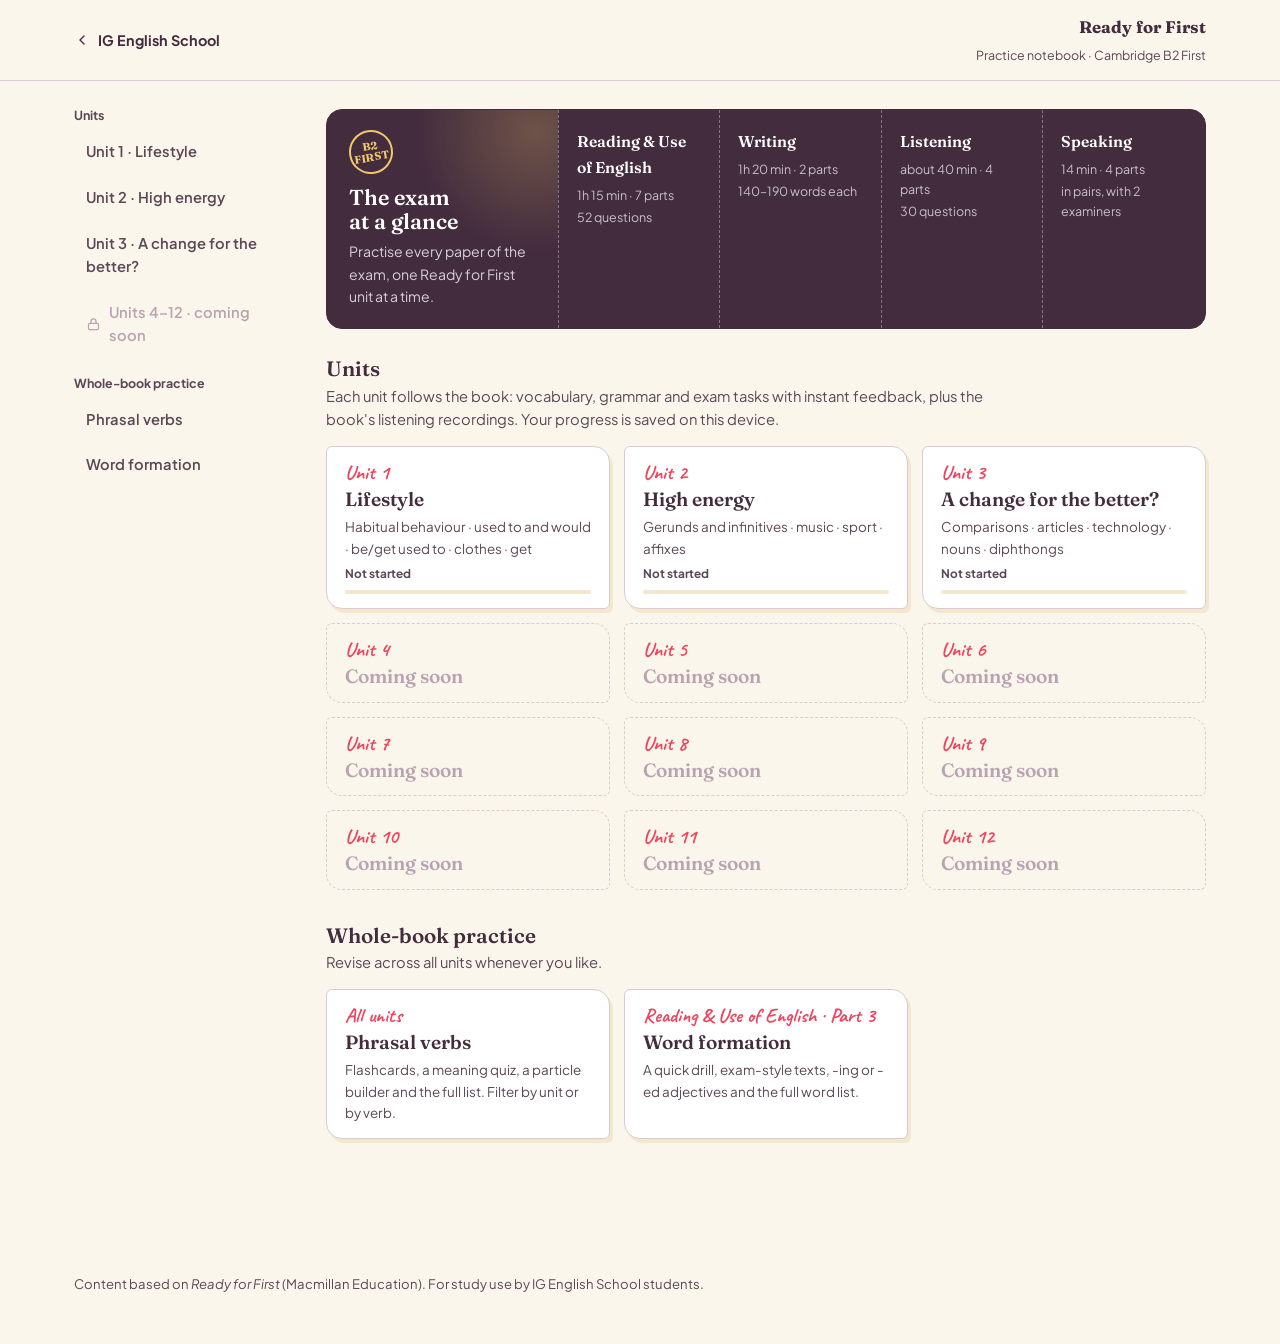
<file: ready-for-first/index.html>
<!doctype html>
<html lang="en">
<head>
<meta charset="utf-8">
<title>Ready for First · Practice Notebook — IG English School</title>
<meta name="viewport" content="width=device-width, initial-scale=1">
<meta name="description" content="Interactive practice for the Cambridge B2 First exam, based on the Ready for First coursebook: one page per unit, plus phrasal verbs and word formation.">
<link rel="preconnect" href="https://fonts.googleapis.com">
<link rel="preconnect" href="https://fonts.gstatic.com" crossorigin>
<link href="https://fonts.googleapis.com/css2?family=Fraunces:ital,opsz,wght@0,9..144,300;0,9..144,500;0,9..144,600;0,9..144,700;1,9..144,500;1,9..144,600&family=Caveat:wght@600;700&family=Plus+Jakarta+Sans:ital,wght@0,400;0,500;0,600;0,700;0,800;1,500&display=swap" rel="stylesheet">
<link rel="icon" href="assets/icon.svg" type="image/svg+xml">
<link rel="icon" href="assets/icon-32.png" sizes="32x32" type="image/png">
<link rel="apple-touch-icon" href="assets/apple-touch-icon.png">
<meta name="theme-color" content="#432C3E">
<link rel="stylesheet" href="assets/rff.css">
</head>
<body>

<div class="tb">
  <div class="tb-inner">
    <a class="tb-back" href="../index.html">
      <svg viewBox="0 0 24 24" fill="none" stroke="currentColor" stroke-width="2" stroke-linecap="round" aria-hidden="true"><path d="M15 18l-6-6 6-6"/></svg>
      IG English School
    </a>
    <div class="tb-title">
      <a href="index.html"><strong>Ready for First</strong></a>
      <span>Practice notebook · Cambridge B2 First</span>
    </div>
  </div>
</div>

<main class="shell">
  <aside class="rail" id="rail"></aside>
  <div class="content">

    <section class="ticket-strip">
      <div class="ticket-head">
        <div class="stamp">B2<br>FIRST</div>
        <h1>The exam at a glance</h1>
        <p>Practise every paper of the exam, one Ready for First unit at a time.</p>
      </div>
      <div class="ticket-part">
        <span class="name">Reading &amp; Use of English</span>
        <span class="meta">1h 15 min · 7 parts</span>
        <span class="meta">52 questions</span>
      </div>
      <div class="ticket-part">
        <span class="name">Writing</span>
        <span class="meta">1h 20 min · 2 parts</span>
        <span class="meta">140–190 words each</span>
      </div>
      <div class="ticket-part">
        <span class="name">Listening</span>
        <span class="meta">about 40 min · 4 parts</span>
        <span class="meta">30 questions</span>
      </div>
      <div class="ticket-part">
        <span class="name">Speaking</span>
        <span class="meta">14 min · 4 parts</span>
        <span class="meta">in pairs, with 2 examiners</span>
      </div>
    </section>

    <h2 class="hub-h">Units</h2>
    <p class="hub-sub">Each unit follows the book: vocabulary, grammar and exam tasks with instant feedback, plus the book's listening recordings. Your progress is saved on this device.</p>
    <div class="unit-cards" id="unitCards"></div>

    <h2 class="hub-h">Whole-book practice</h2>
    <p class="hub-sub">Revise across all units whenever you like.</p>
    <div class="unit-cards">
      <a class="unit-card" href="phrasal-verbs.html"><span class="n">All units</span><h3>Phrasal verbs</h3><p>Flashcards, a meaning quiz, a particle builder and the full list. Filter by unit or by verb.</p></a>
      <a class="unit-card" href="word-formation.html"><span class="n">Reading &amp; Use of English · Part 3</span><h3>Word formation</h3><p>A quick drill, exam-style texts, -ing or -ed adjectives and the full word list.</p></a>
    </div>

  </div>
</main>

<footer class="rf-footer">
  Content based on <em>Ready for First</em> (Macmillan Education). For study use by IG English School students.
</footer>

<script src="assets/rff.js"></script>
<script>
  RFF.initPage({page:"hub"});
  RFF.renderHub(document.getElementById("unitCards"));
</script>
</body>
</html>
</file>
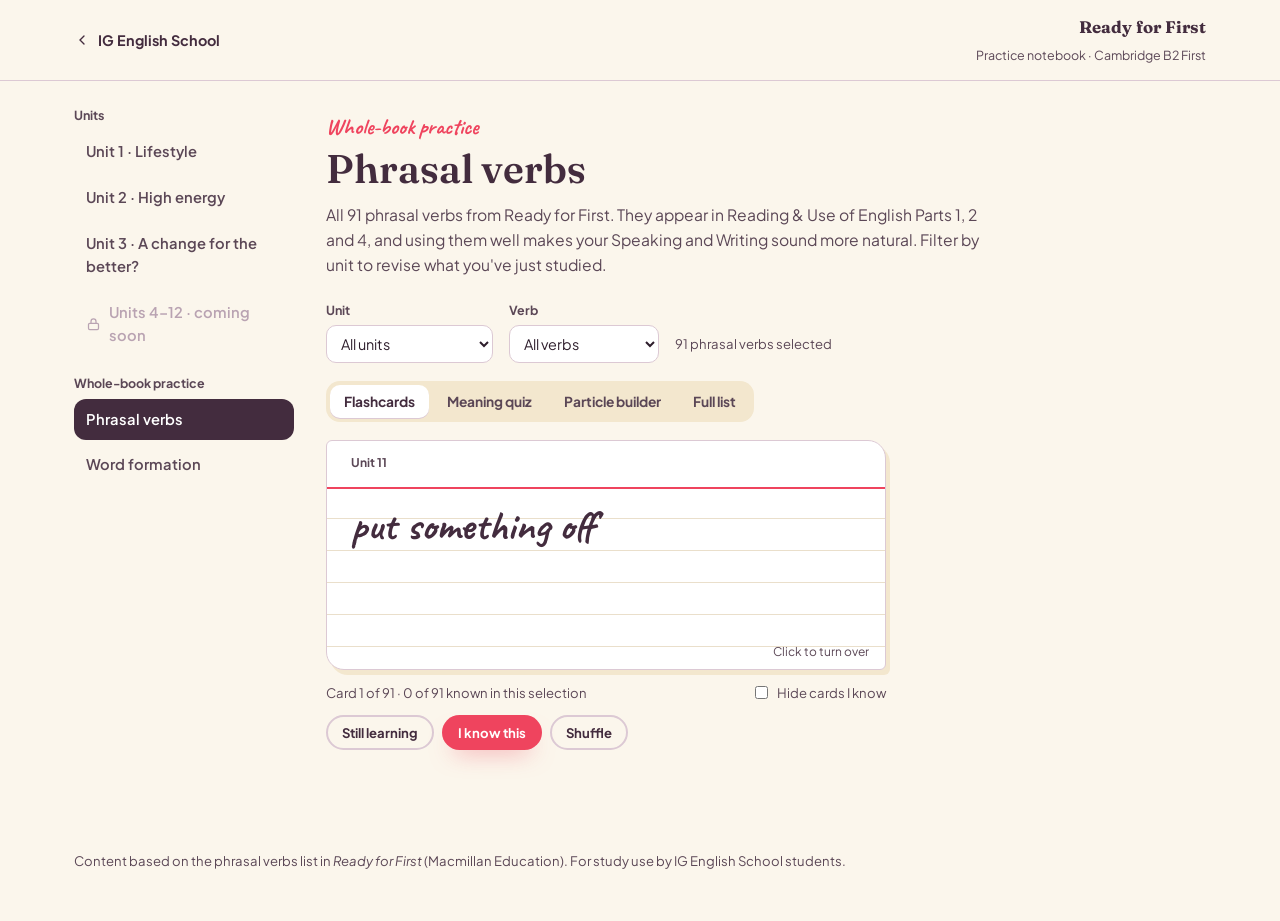
<file: ready-for-first/phrasal-verbs.html>
<!doctype html>
<html lang="en">
<head>
<meta charset="utf-8">
<title>Phrasal verbs — Ready for First practice</title>
<meta name="viewport" content="width=device-width, initial-scale=1">
<meta name="description" content="All the phrasal verbs from Ready for First: flashcards, quizzes and a searchable list for Cambridge B2 First.">
<link rel="preconnect" href="https://fonts.googleapis.com">
<link rel="preconnect" href="https://fonts.gstatic.com" crossorigin>
<link href="https://fonts.googleapis.com/css2?family=Fraunces:ital,opsz,wght@0,9..144,300;0,9..144,500;0,9..144,600;0,9..144,700;1,9..144,500;1,9..144,600&family=Caveat:wght@600;700&family=Plus+Jakarta+Sans:ital,wght@0,400;0,500;0,600;0,700;0,800;1,500&display=swap" rel="stylesheet">
<link rel="icon" href="assets/icon.svg" type="image/svg+xml">
<link rel="icon" href="assets/icon-32.png" sizes="32x32" type="image/png">
<link rel="apple-touch-icon" href="assets/apple-touch-icon.png">
<meta name="theme-color" content="#432C3E">
<link rel="stylesheet" href="assets/rff.css">
</head>
<body>

<div class="tb">
  <div class="tb-inner">
    <a class="tb-back" href="../index.html">
      <svg viewBox="0 0 24 24" fill="none" stroke="currentColor" stroke-width="2" stroke-linecap="round" aria-hidden="true"><path d="M15 18l-6-6 6-6"/></svg>
      IG English School
    </a>
    <div class="tb-title">
      <a href="index.html"><strong>Ready for First</strong></a>
      <span>Practice notebook · Cambridge B2 First</span>
    </div>
  </div>
</div>

<main class="shell">
  <aside class="rail" id="rail"></aside>
  <div class="content">
    <header class="view-head">
      <span class="kicker">Whole-book practice</span>
      <h1>Phrasal verbs</h1>
      <p>All <span id="pvTotal"></span> phrasal verbs from Ready for First. They appear in Reading &amp; Use of English Parts 1, 2 and 4, and using them well makes your Speaking and Writing sound more natural. Filter by unit to revise what you've just studied.</p>
    </header>

    <div class="filters">
      <label>Unit
        <select id="pvUnit"></select>
      </label>
      <label>Verb
        <select id="pvVerb"></select>
      </label>
      <span class="note" id="pvSelectionNote"></span>
    </div>

    <div class="seg" role="tablist" aria-label="Phrasal verb practice modes">
      <button class="seg-btn active" data-mode="pv-cards">Flashcards</button>
      <button class="seg-btn" data-mode="pv-meaning">Meaning quiz</button>
      <button class="seg-btn" data-mode="pv-particle">Particle builder</button>
      <button class="seg-btn" data-mode="pv-list">Full list</button>
    </div>

    <div class="mode-pane active" data-mode="pv-cards">
      <div class="flash-wrap" id="pvCards"></div>
    </div>
    <div class="mode-pane" data-mode="pv-meaning">
      <p class="instr" style="color:var(--ink-soft); font-size:0.92rem; margin-bottom:14px;">Read the meaning and choose the phrasal verb. Ten questions per round.</p>
      <div class="round" id="pvMeaningRound"></div>
    </div>
    <div class="mode-pane" data-mode="pv-particle">
      <p class="instr" style="color:var(--ink-soft); font-size:0.92rem; margin-bottom:14px;">Choose the missing particle. This is exactly what Use of English Parts 1 and 2 test.</p>
      <div class="round" id="pvParticleRound"></div>
    </div>
    <div class="mode-pane" data-mode="pv-list">
      <input class="search" type="search" id="pvSearch" placeholder="Search phrasal verbs or meanings" aria-label="Search phrasal verbs">
      <table class="ref-table">
        <thead><tr><th>Phrasal verb</th><th>Meaning</th><th>Unit</th></tr></thead>
        <tbody id="pvTable"></tbody>
      </table>
      <p class="instr" style="font-size:0.82rem; color:var(--ink-soft); margin-top:12px;">With some phrasal verbs, a noun can go after the particle, but a pronoun must go before it: <em>give out the books</em> / <em>give them out</em>.</p>
    </div>
  </div>
</main>

<footer class="rf-footer">
  Content based on the phrasal verbs list in <em>Ready for First</em> (Macmillan Education). For study use by IG English School students.
</footer>

<script src="assets/rff.js"></script>
<script>
(function(){
  "use strict";
  var R = RFF, el = R.el, norm = R.norm, shuffle = R.shuffle, store = R.store, save = R.save,
      buildChoice = R.buildChoice, buildGapText = R.buildGapText, buildMatching = R.buildMatching,
      markDone = R.markDone, Round = R.Round, modeHooks = R.modeHooks;

  RFF.initPage({page:"phrasal"});

  /* =================================================================
     PHRASAL VERBS (whole book)
  ================================================================= */
  // [form with [particle], meaning, units, confusion group]
  var PV_RAW = [
    ["back something [up]","support an explanation","10"],
    ["bolt something [down]","eat something very quickly","12"],
    ["bring someone [up]","take care of a child until they become an adult","6"],
    ["bring something [about]","cause","7"],
    ["carry [on] (doing) something","continue","1/12","continue"],
    ["carry [out] something","do some work or research","1/2/9"],
    ["catch [on]","become popular or fashionable","7"],
    ["catch [on]","begin to understand","8","understand"],
    ["catch [up on] something","do something that you didn't do enough of before","1"],
    ["cheer (someone) [up]","become or make (someone) less sad","6"],
    ["come [across] something/someone","find or meet something/someone by chance","1/8"],
    ["come [over]","visit someone in the place where they are, especially their house","10","visit"],
    ["come [up with] something","think of (an idea or plan)","2/7/8"],
    ["draw something [up]","prepare and write (a plan)","7"],
    ["fall [out with] someone","stop being friendly with someone because you have had an argument","6"],
    ["find something [out]","discover","2/7"],
    ["get [about] (a place)","travel around","8"],
    ["get [away with] something","manage to do something bad without being punished or criticised for it","10"],
    ["get [by]","manage to survive or live","1"],
    ["get [on with] someone","have a good relationship with someone","6"],
    ["get [over] something","recover from","1/12"],
    ["give [away] information","tell information that should be kept secret","9"],
    ["give homework [in]","hand homework to the teacher","9"],
    ["give [in] (to someone's requests)","agree to something after initial resistance","9"],
    ["give oneself [up]","allow oneself to be arrested","9"],
    ["give [out] (books/paper)","distribute something to several people","9","giveout"],
    ["give [out] information","give information to a lot of people","9","giveout"],
    ["give something [back]","return something","9","return"],
    ["give something [up]","stop doing something you do regularly","2/5/6/9/12"],
    ["go [in for] (a competition)","enter (a competition)","5"],
    ["go [on]","happen","2/7"],
    ["go [on] (with something)","continue","2","continue"],
    ["go [round]","visit a person or place","10","visit"],
    ["grow [up]","change from being a child to becoming an adult","1/6"],
    ["gulp something [down]","drink something very quickly","12"],
    ["head [for] somewhere","go somewhere","8","goto"],
    ["hit it [off with] someone","like each other on the first meeting","RfR","like"],
    ["kick someone [out]","force someone to leave a place or organisation; expel","10"],
    ["let someone [down]","disappoint","6"],
    ["look [forward to] something","feel happy about something that is going to happen","1/7/12"],
    ["look [up to] someone","admire and respect","6"],
    ["make something [up]","invent an explanation for something","10"],
    ["make [up] one's mind","decide","1/8"],
    ["move [on to] something","stop discussing something and begin discussing something different","6"],
    ["open [up to] someone","talk more about your personal feelings","10"],
    ["own [up to] something","admit or confess that you have done something wrong","10"],
    ["pick [up] (a bargain)","buy something (cheap)","7"],
    ["push something [up]","make something increase","7","increase"],
    ["put clothes [on]","place clothes on your body","11"],
    ["put [on] an event","organise an event","11"],
    ["put prices [up]","increase prices","11","increase"],
    ["put someone [off]","distract someone","11"],
    ["put someone [off] something","discourage someone","1/2/11/12"],
    ["put someone [up] (for the night)","accommodate someone","11"],
    ["put something [off]","postpone something","11"],
    ["put something [together]","produce (by combining several different things)","7"],
    ["put music [on]","get something ready to listen to","11"],
    ["put [up with] something/someone","tolerate something/someone","6"],
    ["put weight [on]","gain weight","11"],
    ["put your hand [up]","raise your hand into the air","11"],
    ["run [into] (thousands of pounds)","reach a particular number or amount","10"],
    ["run [out of] something","use all of something so that none is left","6/10"],
    ["sell [out of] something","sell all of something","7"],
    ["set [off] for somewhere","start going somewhere","1","goto"],
    ["set something [up]","start (a business)","7"],
    ["set [up] home","begin living in a place","2"],
    ["settle [down]","live a quieter life by staying permanently in one place and perhaps getting married","1"],
    ["show [off]","behave in a way that is intended to attract attention and make people admire you","10"],
    ["sign [up for] something","agree to do; book","RfR"],
    ["sort [out] a problem","solve a problem","6"],
    ["split [up with] someone","end a romantic relationship with someone","6"],
    ["stand [out]","be easy to notice","2"],
    ["take [after] someone","resemble (an older family member)","4"],
    ["take [off]","start to become successful","4","success"],
    ["take [over]","gain control","4"],
    ["take someone [aside]","move someone away from other people to talk","4"],
    ["take someone [on]","employ someone","4/9"],
    ["take something [back]","return something","7","return"],
    ["take something [in]","accept something as true","4"],
    ["take [to] something/someone","start to like something/someone","4","like"],
    ["take [up] a new sport/hobby","start doing a new sport/hobby","2/4/12"],
    ["tell someone [off]","criticise someone angrily for doing something wrong","6/12"],
    ["try something [on]","put on a piece of clothing to see how it looks and whether it fits","7"],
    ["turn [out]","go somewhere to take part in an event","8"],
    ["turn [out] (to be a success)","become (a success)","2","success"],
    ["turn [out] (well/badly)","end (well/badly)","6"],
    ["turn something [down]","reject something","7"],
    ["turn something [into]","make something change into something different","7"],
    ["turn [to] someone","go to someone for help","2"],
    ["turn [up]","arrive","1"],
    ["work something [out]","manage to understand","2","understand"]
  ];
  var PV = PV_RAW.map(function(r, idx){
    var m = r[0].match(/\[([^\]]+)\]/);
    return {
      id: idx,
      plain: r[0].replace(/[\[\]]/g,""),
      blanked: r[0].replace(/\[[^\]]+\]/, "<span class=\"blank\">___</span>"),
      particle: m[1],
      verb: r[0].split(" ")[0],
      meaning: r[1],
      units: r[2].split("/"),
      group: r[3] || null
    };
  });
  function unitLabel(u){ return u === "RfR" ? "Ready for Reading" : "Unit " + u; }
  function unitsText(e){ return e.units.map(unitLabel).join(", "); }

  var PV_KNOWN_KEY = "rff_pv_known_v1";
  var pvKnown = store(PV_KNOWN_KEY, []);
  function isKnown(e){ return pvKnown.indexOf(e.plain + "|" + e.meaning) !== -1; }
  function setKnown(e, yes){
    var k = e.plain + "|" + e.meaning;
    var i = pvKnown.indexOf(k);
    if(yes && i === -1) pvKnown.push(k);
    if(!yes && i !== -1) pvKnown.splice(i, 1);
    save(PV_KNOWN_KEY, pvKnown);
  }
  document.getElementById("pvTotal").textContent = PV.length;

  function initPhrasal(){
    var unitSel = document.getElementById("pvUnit");
    var verbSel = document.getElementById("pvVerb");
    var units = [];
    PV.forEach(function(e){ e.units.forEach(function(u){ if(units.indexOf(u) === -1) units.push(u); }); });
    units.sort(function(a, b){ return (a === "RfR" ? 99 : +a) - (b === "RfR" ? 99 : +b); });
    unitSel.appendChild(new Option("All units", "all"));
    units.forEach(function(u){ unitSel.appendChild(new Option(unitLabel(u), u)); });

    var verbCounts = {};
    PV.forEach(function(e){ verbCounts[e.verb] = (verbCounts[e.verb] || 0) + 1; });
    verbSel.appendChild(new Option("All verbs", "all"));
    Object.keys(verbCounts).filter(function(v){ return verbCounts[v] >= 3; }).sort().forEach(function(v){
      verbSel.appendChild(new Option(v + " (" + verbCounts[v] + ")", v));
    });

    function pool(){
      return PV.filter(function(e){
        return (unitSel.value === "all" || e.units.indexOf(unitSel.value) !== -1) &&
               (verbSel.value === "all" || e.verb === verbSel.value);
      });
    }

    /* ----- flashcards ----- */
    var cardsHost = document.getElementById("pvCards");
    var deck = [], pos = 0, hideKnown = false;
    function buildDeck(){
      var p = pool();
      deck = shuffle(hideKnown ? p.filter(function(e){ return !isKnown(e); }) : p);
      pos = 0;
      renderCard();
    }
    function renderCard(){
      cardsHost.innerHTML = "";
      var p = pool();
      var knownCount = p.filter(isKnown).length;
      if(!deck.length){
        cardsHost.appendChild(el("p","empty", p.length ? "You've marked every card in this selection as known. Untick \"Hide cards I know\" to review them, or choose another unit." : "No phrasal verbs match these filters."));
        cardsHost.appendChild(metaRow(knownCount, p.length));
        return;
      }
      if(pos >= deck.length){ deck = shuffle(deck); pos = 0; }
      var e = deck[pos];
      var card = el("button","flash");
      card.type = "button";
      card.setAttribute("aria-label","Flashcard: " + e.plain + ". Press to see the meaning.");
      card.innerHTML = '<span class="tag">' + unitsText(e) + (isKnown(e) ? ' · you know this one' : '') + '</span>' +
        '<span class="front">' + e.plain + '</span>' +
        '<span class="back">' + e.meaning + '</span>' +
        '<span class="turn">Click to turn over</span>';
      card.addEventListener("click", function(){
        var f = card.classList.toggle("flipped");
        card.querySelector(".turn").textContent = f ? "Click to turn back" : "Click to turn over";
      });
      cardsHost.appendChild(card);
      cardsHost.appendChild(metaRow(knownCount, p.length));
      var row = el("div","btn-row");
      var again = el("button","btn btn-ghost btn-sm","Still learning");
      again.type = "button";
      again.addEventListener("click", function(){ setKnown(e, false); pos++; renderCard(); });
      var gotIt = el("button","btn btn-primary btn-sm","I know this");
      gotIt.type = "button";
      gotIt.addEventListener("click", function(){
        setKnown(e, true);
        if(hideKnown){ deck.splice(pos, 1); } else { pos++; }
        renderCard();
      });
      var shuf = el("button","btn btn-ghost btn-sm","Shuffle");
      shuf.type = "button";
      shuf.addEventListener("click", function(){ deck = shuffle(deck); pos = 0; renderCard(); });
      row.appendChild(again); row.appendChild(gotIt); row.appendChild(shuf);
      cardsHost.appendChild(row);
    }
    function metaRow(knownCount, total){
      var m = el("div","flash-meta");
      m.appendChild(el("span", null, (deck.length ? "Card " + (pos+1) + " of " + deck.length + " · " : "") + knownCount + " of " + total + " known in this selection"));
      var lab = el("label");
      var cb = document.createElement("input");
      cb.type = "checkbox"; cb.checked = hideKnown;
      cb.addEventListener("change", function(){ hideKnown = cb.checked; buildDeck(); });
      lab.appendChild(cb);
      lab.appendChild(document.createTextNode("Hide cards I know"));
      m.appendChild(lab);
      return m;
    }

    /* ----- meaning quiz ----- */
    function meaningQuestions(){
      return shuffle(pool()).slice(0, 10).map(function(e){
        var candidates = PV.filter(function(x){
          return x.plain !== e.plain && x.meaning !== e.meaning && !(e.group && x.group === e.group);
        });
        var same = shuffle(candidates.filter(function(x){ return x.verb === e.verb; }));
        var other = shuffle(candidates.filter(function(x){ return x.verb !== e.verb; }));
        var picks = [];
        same.concat(other).forEach(function(x){
          if(picks.length < 3 && picks.indexOf(x.plain) === -1) picks.push(x.plain);
        });
        var options = shuffle(picks.concat([e.plain]));
        return {
          type:"choice",
          prompt:'<span class="prompt-label">Which phrasal verb means...</span><span class="prompt-main">' + e.meaning + '</span>',
          options: options,
          correct: options.indexOf(e.plain),
          explain:'<em>' + e.plain + '</em> = ' + e.meaning + ' (' + unitsText(e) + ')'
        };
      });
    }
    var meaningRound = Round(document.getElementById("pvMeaningRound"), meaningQuestions);

    /* ----- particle builder ----- */
    var COMMON = ["up","off","on","out","down","over","in","back","away","by","into","round"];
    function particleQuestions(){
      return shuffle(pool()).slice(0, 10).map(function(e){
        var sameVerb = [];
        PV.forEach(function(x){ if(x.verb === e.verb && x.particle !== e.particle && sameVerb.indexOf(x.particle) === -1) sameVerb.push(x.particle); });
        var picks = [];
        shuffle(sameVerb).concat(shuffle(COMMON)).forEach(function(p){
          if(picks.length < 3 && p !== e.particle && picks.indexOf(p) === -1) picks.push(p);
        });
        var options = shuffle(picks.concat([e.particle]));
        return {
          type:"choice",
          prompt:'<span class="prompt-label">Complete the phrasal verb</span><span class="prompt-main">' + e.blanked + '</span><span class="prompt-sub">' + e.meaning + '</span>',
          options: options,
          correct: options.indexOf(e.particle),
          explain:'<em>' + e.plain + '</em> = ' + e.meaning
        };
      });
    }
    var particleRound = Round(document.getElementById("pvParticleRound"), particleQuestions);

    /* ----- full list ----- */
    var search = document.getElementById("pvSearch");
    function renderList(){
      var q = norm(search.value);
      var rows = pool().filter(function(e){ return !q || norm(e.plain).indexOf(q) !== -1 || norm(e.meaning).indexOf(q) !== -1; });
      var tbody = document.getElementById("pvTable");
      tbody.innerHTML = "";
      if(!rows.length){ tbody.innerHTML = '<tr><td colspan="3" class="empty">No phrasal verbs match your search.</td></tr>'; return; }
      rows.forEach(function(e){
        var tr = el("tr");
        tr.appendChild(el("td", null, e.plain + (isKnown(e) ? '<span class="known" title="You marked this as known">✓</span>' : '')));
        tr.appendChild(el("td", null, e.meaning));
        tr.appendChild(el("td", null, e.units.map(function(u){ return u === "RfR" ? "RfR" : u; }).join(", ")));
        tbody.appendChild(tr);
      });
    }
    search.addEventListener("input", renderList);

    var started = {};
    function refreshActive(){
      var active = document.querySelector('.seg-btn.active').dataset.mode;
      var p = pool();
      document.getElementById("pvSelectionNote").textContent = p.length + (p.length === 1 ? " phrasal verb" : " phrasal verbs") + " selected";
      if(active === "pv-cards") buildDeck();
      if(active === "pv-meaning"){ meaningRound.start(); started.meaning = true; }
      if(active === "pv-particle"){ particleRound.start(); started.particle = true; }
      if(active === "pv-list") renderList();
      if(active !== "pv-meaning") started.meaning = false;
      if(active !== "pv-particle") started.particle = false;
    }
    unitSel.addEventListener("change", function(){ started = {}; refreshActive(); });
    verbSel.addEventListener("change", function(){ started = {}; refreshActive(); });
    modeHooks["pv-cards"] = buildDeck;
    modeHooks["pv-meaning"] = function(){ if(!started.meaning){ meaningRound.start(); started.meaning = true; } };
    modeHooks["pv-particle"] = function(){ if(!started.particle){ particleRound.start(); started.particle = true; } };
    modeHooks["pv-list"] = renderList;
    refreshActive();
  }
  initPhrasal();

})();
</script>
</body>
</html>
</file>
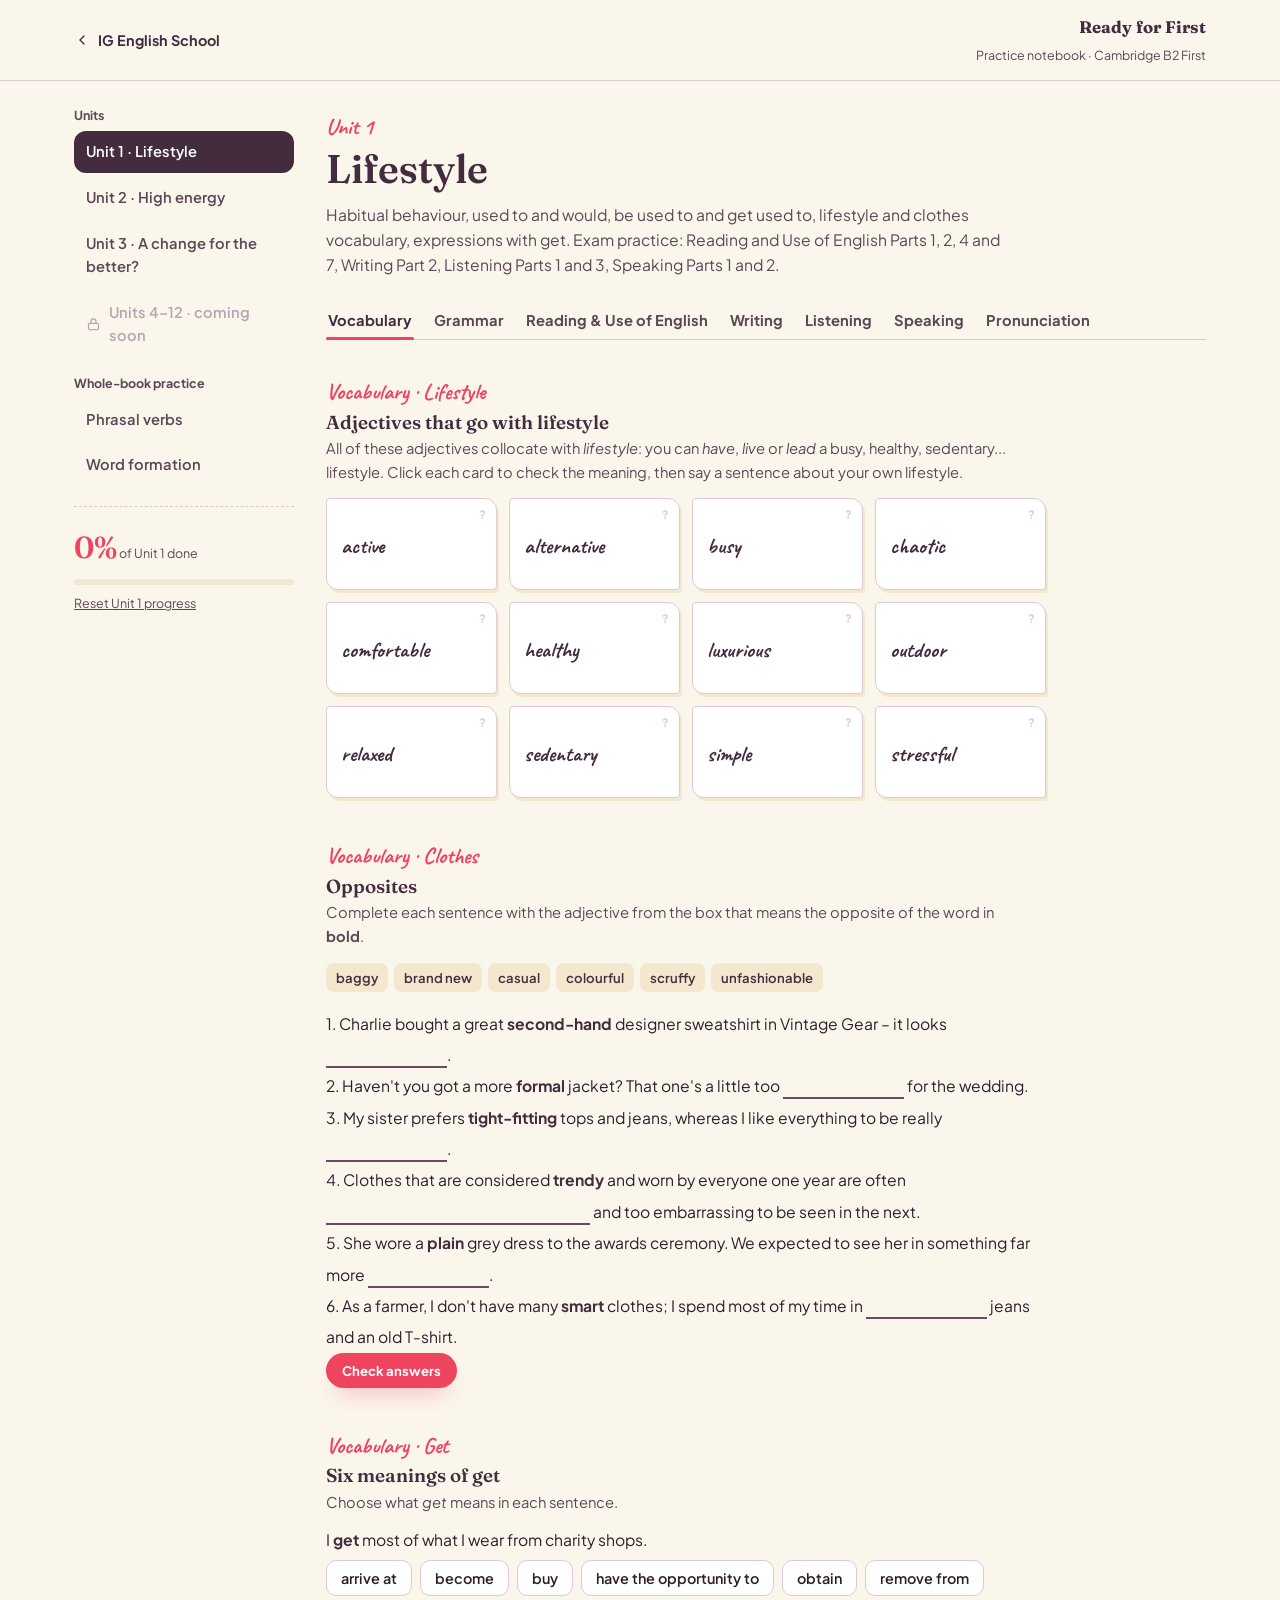
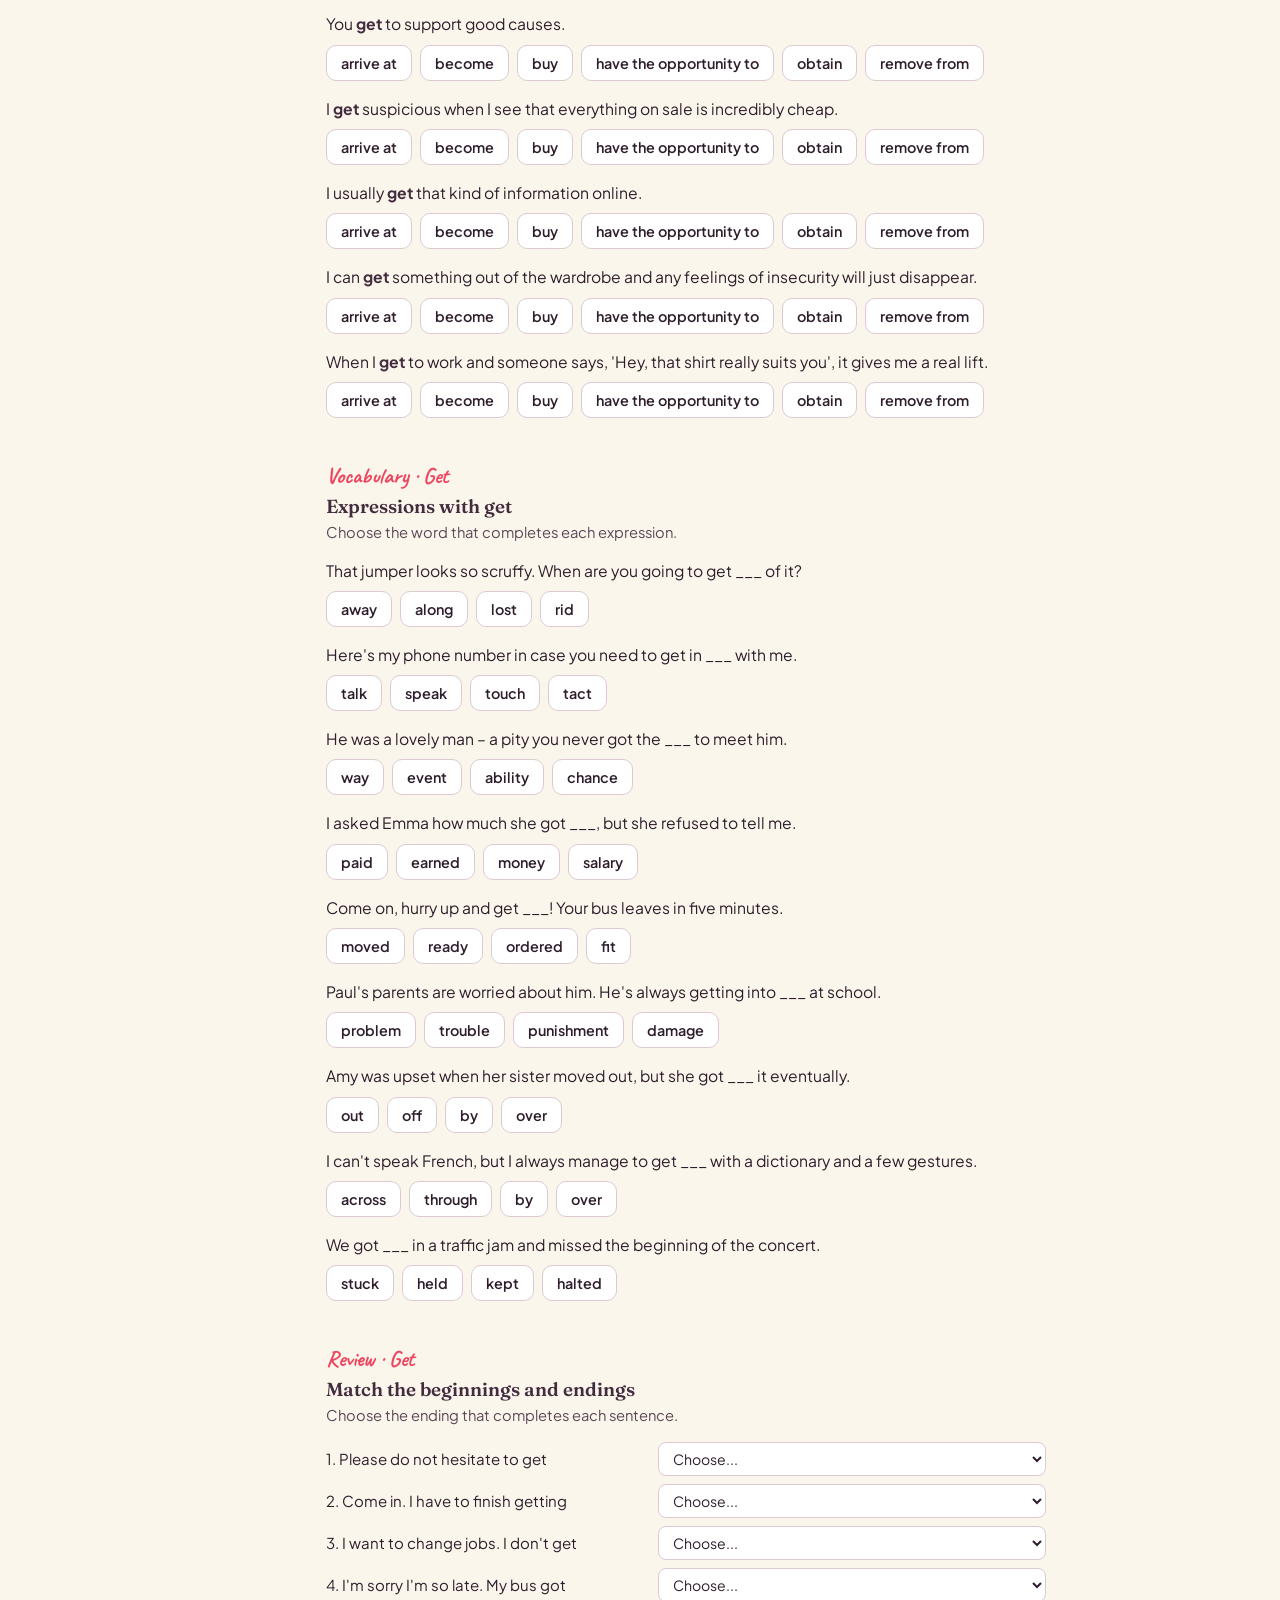
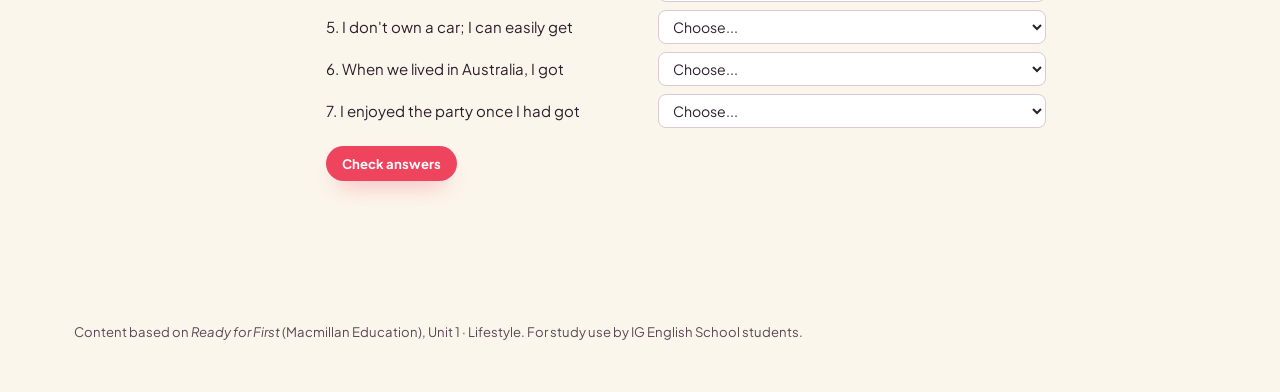
<file: ready-for-first/unit-01.html>
<!doctype html>
<html lang="en">
<head>
<meta charset="utf-8">
<title>Unit 1 · Lifestyle — Ready for First practice</title>
<meta name="viewport" content="width=device-width, initial-scale=1">
<meta name="description" content="Ready for First Unit 1 (Lifestyle): interactive practice for the Cambridge B2 First exam.">
<link rel="preconnect" href="https://fonts.googleapis.com">
<link rel="preconnect" href="https://fonts.gstatic.com" crossorigin>
<link href="https://fonts.googleapis.com/css2?family=Fraunces:ital,opsz,wght@0,9..144,300;0,9..144,500;0,9..144,600;0,9..144,700;1,9..144,500;1,9..144,600&family=Caveat:wght@600;700&family=Plus+Jakarta+Sans:ital,wght@0,400;0,500;0,600;0,700;0,800;1,500&display=swap" rel="stylesheet">
<link rel="icon" href="assets/icon.svg" type="image/svg+xml">
<link rel="icon" href="assets/icon-32.png" sizes="32x32" type="image/png">
<link rel="apple-touch-icon" href="assets/apple-touch-icon.png">
<meta name="theme-color" content="#432C3E">
<link rel="stylesheet" href="assets/rff.css">
</head>
<body>

<div class="tb">
  <div class="tb-inner">
    <a class="tb-back" href="../index.html">
      <svg viewBox="0 0 24 24" fill="none" stroke="currentColor" stroke-width="2" stroke-linecap="round" aria-hidden="true"><path d="M15 18l-6-6 6-6"/></svg>
      IG English School
    </a>
    <div class="tb-title">
      <a href="index.html"><strong>Ready for First</strong></a>
      <span>Practice notebook · Cambridge B2 First</span>
    </div>
  </div>
</div>

<main class="shell">
  <aside class="rail" id="rail"></aside>
  <div class="content">
    <header class="view-head">
      <span class="kicker">Unit 1</span>
      <h1>Lifestyle</h1>
      <p>Habitual behaviour, used to and would, be used to and get used to, lifestyle and clothes vocabulary, expressions with get. Exam practice: Reading and Use of English Parts 1, 2, 4 and 7, Writing Part 2, Listening Parts 1 and 3, Speaking Parts 1 and 2.</p>
    </header>

    <nav class="tabs" aria-label="Unit 1 sections">
      <button class="tab-btn active" data-tab="vocab">Vocabulary</button>
      <button class="tab-btn" data-tab="grammar">Grammar</button>
      <button class="tab-btn" data-tab="rue">Reading &amp; Use of English</button>
      <button class="tab-btn" data-tab="writing">Writing</button>
      <button class="tab-btn" data-tab="listening">Listening</button>
      <button class="tab-btn" data-tab="speaking">Speaking</button>
      <button class="tab-btn" data-tab="pron">Pronunciation</button>
    </nav>

    <!-- ================= VOCABULARY ================= -->
    <section class="page active" data-tab="vocab">

      <div class="block" data-ex="voc-lifestyle">
        <span class="kicker">Vocabulary · Lifestyle</span>
        <h3>Adjectives that go with lifestyle</h3>
        <p class="instr">All of these adjectives collocate with <em>lifestyle</em>: you can <em>have</em>, <em>live</em> or <em>lead</em> a busy, healthy, sedentary... lifestyle. Click each card to check the meaning, then say a sentence about your own lifestyle.</p>
        <div class="card-grid" id="vocLifestyleCards"></div>
      </div>

      <div class="block" data-ex="voc-clothes">
        <span class="kicker">Vocabulary · Clothes</span>
        <h3>Opposites</h3>
        <p class="instr">Complete each sentence with the adjective from the box that means the opposite of the word in <b>bold</b>.</p>
        <div class="bank">
          <span>baggy</span><span>brand new</span><span>casual</span><span>colourful</span><span>scruffy</span><span>unfashionable</span>
        </div>
        <div class="gaptext" id="gapClothes"></div>
        <button class="btn btn-primary btn-sm" data-check="gapClothes">Check answers</button>
        <p class="result-line" id="gapClothes-result"></p>
      </div>

      <div class="block" data-ex="voc-get-meaning">
        <span class="kicker">Vocabulary · Get</span>
        <h3>Six meanings of get</h3>
        <p class="instr">Choose what <em>get</em> means in each sentence.</p>
        <div id="getMeaningList"></div>
      </div>

      <div class="block" data-ex="voc-get-phrasal">
        <span class="kicker">Vocabulary · Get</span>
        <h3>Expressions with get</h3>
        <p class="instr">Choose the word that completes each expression.</p>
        <div id="getPhrasalList"></div>
      </div>

      <div class="block" data-ex="voc-get-endings">
        <span class="kicker">Review · Get</span>
        <h3>Match the beginnings and endings</h3>
        <p class="instr">Choose the ending that completes each sentence.</p>
        <div id="getEndingsList"></div>
        <button class="btn btn-primary btn-sm" data-check="getEndingsList" style="margin-top:10px;">Check answers</button>
        <p class="result-line" id="getEndingsList-result"></p>
      </div>

    </section>

    <!-- ================= GRAMMAR ================= -->
    <section class="page" data-tab="grammar">

      <div class="block" data-ex="gram-adverb-position">
        <span class="kicker">Grammar · Habitual behaviour</span>
        <h3>Where does the frequency adverb go?</h3>
        <p class="instr">Frequency adverbs (always, usually, often, sometimes, rarely, never...) go <strong>before the main verb</strong> and <strong>after an auxiliary verb or be</strong>. Some can also start a sentence; others can't.</p>
        <div id="advPositionQ"></div>
      </div>

      <div class="block" data-ex="gram-adverb-fix">
        <h3>Correct or incorrect?</h3>
        <p class="instr">Is the adverb in the right position in each sentence?</p>
        <div id="advFixList"></div>
      </div>

      <div class="block" data-ex="gram-used-would">
        <span class="kicker">Grammar · Past habits</span>
        <h3>Used to or would?</h3>
        <p class="instr">Both describe past habits that don't happen any more, but only one of them works with states (verbs like <em>be, have, like, know</em>).</p>
        <div id="usedWouldQ"></div>
        <div class="margin-note">
          <p><strong>Rule:</strong> <em>would</em> only works with repeated actions. For states (be, have, like, want, know...), use <em>used to</em>.</p>
        </div>
      </div>

      <div class="block" data-ex="gram-used-would-paragraph">
        <h3>Repeated action, state or one-off event?</h3>
        <p class="instr">Read the text. For each underlined verb, decide: <strong>(a)</strong> both used to and would are possible, <strong>(b)</strong> only used to is possible, or <strong>(c)</strong> neither is possible, because it's a single event and not a habit.</p>
        <div class="passage single" id="paragraphText"></div>
        <div id="paragraphQ"></div>
      </div>

      <div class="block" data-ex="gram-usedto-concept">
        <span class="kicker">Grammar · Used to</span>
        <h3>Be used to, get used to and used to</h3>
        <div id="usedToConceptQ"></div>
        <div class="margin-note">
          <p><strong>be used to</strong> = already accustomed to something (a state).<br><strong>get used to</strong> = becoming accustomed to something (a process, a change).<br><strong>used to + infinitive</strong> = a past habit that has stopped.</p>
          <p>After <em>be/get used to</em>, always use an <strong>-ing form</strong> or a noun, never an infinitive.</p>
        </div>
      </div>

      <div class="block" data-ex="gram-usedto-gapfill">
        <h3>Complete with the correct form</h3>
        <p class="instr">Use <em>used to</em>, <em>be used to</em> or <em>get used to</em> in the right form.</p>
        <div class="gaptext" id="gapUsedTo"></div>
        <button class="btn btn-primary btn-sm" data-check="gapUsedTo">Check answers</button>
        <p class="result-line" id="gapUsedTo-result"></p>
      </div>

      <div class="block" data-ex="gram-review-gapfill">
        <span class="kicker">Review</span>
        <h3>Habitual behaviour</h3>
        <p class="instr">Complete each sentence with a word from the box. You won't need all the words.</p>
        <div class="bank">
          <span>always</span><span>almost</span><span>hardly</span><span>never</span><span>not</span><span>tend</span><span>use</span><span>usual</span><span>usually</span><span>very</span><span>will</span><span>would</span>
        </div>
        <div class="gaptext" id="gapReview"></div>
        <button class="btn btn-primary btn-sm" data-check="gapReview">Check answers</button>
        <p class="result-line" id="gapReview-result"></p>
      </div>

    </section>

    <!-- ================= READING & USE OF ENGLISH ================= -->
    <section class="page" data-tab="rue">

      <div class="block wide" data-ex="rue-part7">
        <span class="kicker">Part 7 · Multiple matching</span>
        <h3>This is your life</h3>
        <p class="instr">Read the four accounts. For each question, choose the person (A–D). You can choose a person more than once.</p>
        <div class="passage" id="part7Passage"></div>
        <div id="part7Questions"></div>
        <div class="tip">In the exam, underline the part of the text that gives you each answer. If you get stuck, move on and scan the whole text again at the end.</div>
      </div>

      <div class="block" data-ex="rue-part7-phrasal">
        <h3>Phrasal verbs from the text</h3>
        <p class="instr">Match each phrasal verb to its meaning. Use the context in the texts above to help you.</p>
        <div id="phrasalMatchList"></div>
        <button class="btn btn-primary btn-sm" data-check="phrasalMatchList" style="margin-top:10px;">Check answers</button>
        <p class="result-line" id="phrasalMatchList-result"></p>
      </div>

      <div class="block wide" data-ex="rue-part1">
        <span class="kicker">Part 1 · Multiple-choice cloze</span>
        <h3>Young entrepreneurs</h3>
        <p class="instr">Read the text and choose the answer (A, B, C or D) that best fits each gap.</p>
        <div class="passage" id="part1Passage"></div>
        <div id="part1Questions"></div>
      </div>

      <div class="block wide" data-ex="rue-part2">
        <span class="kicker">Part 2 · Open cloze</span>
        <h3>Blue zones</h3>
        <p class="instr">Write <strong>one word</strong> in each gap. There are no options, so look carefully at the words before and after each gap.</p>
        <div class="gaptext" id="part2Text"></div>
        <button class="btn btn-primary btn-sm" data-check="part2Text">Check answers</button>
        <p class="result-line" id="part2Text-result"></p>
      </div>

      <div class="block" data-ex="rue-part4">
        <span class="kicker">Part 4 · Key word transformation</span>
        <h3>Same meaning, different words</h3>
        <p class="instr">Complete the second sentence so that it means the same as the first, using the word given. Use between two and five words, including the word given, and don't change that word.</p>
        <div id="part4List"></div>
      </div>

    </section>

    <!-- ================= WRITING ================= -->
    <section class="page" data-tab="writing">

      <div class="block wide" data-ex="writing-linking">
        <span class="kicker">Part 2 · Informal letter</span>
        <h3>Linking words in Hugo's letter</h3>
        <p class="instr">Paula wrote to her friend Hugo for advice. Complete Hugo's reply with the linking words from the box.</p>
        <div class="margin-note"><p>"As you know, this is my last year at school, and I can't make up my mind what to do when I leave. My parents want me to go to university, but I'd really like to work as a ski instructor. What do you think I should do? Thanks, Paula"</p></div>
        <div class="bank">
          <span>anyway</span><span>as well</span><span>but</span><span>either</span><span>on the other hand</span><span>so</span>
        </div>
        <div class="gaptext" id="letterGaps"></div>
        <button class="btn btn-primary btn-sm" data-check="letterGaps">Check answers</button>
        <p class="result-line" id="letterGaps-result"></p>
        <div class="tip">Look at how Hugo organises his reply. Paragraph 1 gives a first opinion on Paula's choice; paragraph 2 gives the advantages and disadvantages of working as a ski instructor; paragraph 3 outlines the advantages of going to university; paragraph 4 advises Paula what to do; paragraph 5 makes some closing comments.</div>
      </div>

      <div class="block">
        <h3>Your turn: informal letter</h3>
        <p class="instr">You have received this letter from your English-speaking friend, Tom. Write your reply in 140–190 words.</p>
        <div class="margin-note"><p>"I'm not sure what to do during the summer holidays next year. My parents want me to help out in the shop they own, but I'd quite like to work in a hotel in your country – there are plenty of jobs available. What do you think I should do? Write soon, Tom"</p></div>
        <div class="freewrite">
          <textarea id="letterFree" placeholder="Dear Tom, ..." aria-label="Your letter to Tom"></textarea>
          <p class="word-counter" id="letterFreeCounter">0 words (target: 140–190)</p>
        </div>
        <ul class="checklist">
          <li><label><input type="checkbox"> I answered Tom's question and gave clear advice</label></li>
          <li><label><input type="checkbox"> I looked at the advantages and disadvantages of both options</label></li>
          <li><label><input type="checkbox"> I used at least three linking words (but, on the other hand, so, anyway...)</label></li>
          <li><label><input type="checkbox"> I used vocabulary from the unit (lifestyle, get used to, settle down...)</label></li>
          <li><label><input type="checkbox"> I opened and closed it like a letter to a friend</label></li>
        </ul>
        <button class="btn btn-ghost btn-sm" data-script="tomModel" data-open-label="Hide the sample answer" aria-expanded="false" style="margin-top:14px;">Show a sample answer</button>
        <div class="model-answer" id="tomModel">
          <p class="letter">Dear Tom,
It was great to hear from you! That's a very important choice to make, and I think you should think carefully about it before choosing.
I'm certain you would enjoy working in a hotel and that you would do it very well and, obviously, that would be a great experience and you would earn a great deal of money. However, it's true you would be far from your family and friends and, if you are not used to work many hours, you will find it exhausting.
On the other hand, as your parents need help, if you stay, you will be giving them a rest from work and also you will be in your city and in your free time you will be able to hang out with your friends.
Because of that, in my opinion the best thing for you to do is to stay at home and help your parents in the shop. You will have more opportunities to travel abroad when you are older.
In any case, regardless what you decide, I'm sure you will have a great summer.
A hug
Lucía</p>
          <p style="margin-top:6px;">187 words · Mark: <strong>good pass</strong></p>
          <h4>Examiner comments</h4>
          <p><strong>Content:</strong> All the content is relevant and informative. The writer considers both options before advising Tom which to choose.</p>
          <p><strong>Communicative achievement:</strong> The conventions of letters are used appropriately. The opening and closing comments are generally appropriate, although "A hug" is not usual. The register is consistently informal and the tone friendly and helpful.</p>
          <p><strong>Organisation:</strong> The letter is well organised into logical paragraphs. A range of linking words is used, particularly at the beginning of sentences (<em>However; On the other hand; Because of that; In any case</em>). However, there is an over-reliance on <em>and</em> to link ideas within sentences.</p>
          <p><strong>Language:</strong> A reasonable range of everyday language is used (e.g. <em>think carefully; earn a great deal of money; exhausting; have more opportunities to travel abroad; hang out with your friends</em>). Both simple and complex forms are used with good control, and errors do not prevent understanding (<em>you are not used to <s>work</s> working; regardless [of] what you decide</em>).</p>
        </div>
      </div>

      <div class="block">
        <h3>Your turn: article</h3>
        <p class="instr">Write a short article (140–190 words) about your lifestyle and how you feel about it. You could write about your daily routine, your work or studies, your free-time activities, your social life, your family life or your eating habits. Use the four texts in <em>This is your life</em> as models.</p>
        <div class="freewrite">
          <textarea id="articleFree" placeholder="A day in my life ..." aria-label="Your article"></textarea>
          <p class="word-counter" id="articleFreeCounter">0 words (target: 140–190)</p>
        </div>
      </div>

    </section>

    <!-- ================= LISTENING ================= -->
    <section class="page" data-tab="listening">

      <div class="block" data-ex="listening-part3">
        <span class="kicker">Part 3 · Multiple matching</span>
        <h3>Five people talk about their clothes</h3>
        <p class="instr">You will hear five short extracts in which people are talking about the clothes they wear. For questions 1–5, choose from the list (A–H) what each speaker says. Use the letters only once. There are three extra letters which you do not need to use.</p>
        <div class="tip">
          <strong>Before you listen:</strong> you won't hear the same words as in sentences A–H, so think of another way of saying each idea. For example, A (<em>I tend to wear the same clothes all the time</em>) could sound like: <em>"I feel really comfortable in a white shirt and jeans, and that's what I wear nearly every day."</em><br>
          Each extract usually has a distractor too: Speaker 1 mentions designer clothes, but C may not be the answer.
        </div>
        <ol class="statements" type="A">
          <li>I tend to wear the same clothes all the time.</li>
          <li>I don't really care what clothes I wear.</li>
          <li>I refuse to wear designer clothes.</li>
          <li>I'm careful to check the origin of the clothes I buy.</li>
          <li>I generally wear second-hand clothes.</li>
          <li>I only throw clothes away when absolutely necessary.</li>
          <li>I buy quality clothes that are guaranteed to last.</li>
          <li>I wear clothes that give me self-confidence.</li>
        </ol>
        <div class="audio-box">
          <span class="audio-label">Track 1.1</span>
          <audio controls preload="none" src="audio/unit-01/track-1.1.mp3"></audio>
          <span class="audio-note">Listen twice, as in the exam.</span>
        </div>
        <div id="part3Match"></div>
        <div class="btn-row" style="margin-top:10px;">
          <button class="btn btn-primary btn-sm" data-check="part3Match">Check answers</button>
          <button class="btn btn-ghost btn-sm" data-script="part3Script" data-open-label="Hide the audioscript" aria-expanded="false">Show where the answers are</button>
        </div>
        <p class="result-line" id="part3Match-result"></p>
        <div class="script-lines" id="part3Script"></div>
      </div>

      <div class="block" data-ex="listening-part1">
        <span class="kicker">Part 1 · Multiple choice</span>
        <h3>Eight short situations</h3>
        <p class="instr">You will hear people talking in eight different situations. For questions 1–8, choose the best answer (A, B or C).</p>
        <div class="tip">In the exam you hear each extract twice. Only the first sentence of each question is read out (<em>You hear two people talking about a friend of theirs</em>), not the question or the options, and there are always distractors.</div>
        <div class="audio-box">
          <span class="audio-label">Track 1.2</span>
          <audio controls preload="none" src="audio/unit-01/track-1.2.mp3"></audio>
          <span class="audio-note">Listen twice, as in the exam.</span>
        </div>
        <div id="part1Listening"></div>
      </div>

    </section>

    <!-- ================= SPEAKING ================= -->
    <section class="page" data-tab="speaking">

      <div class="block wide">
        <span class="kicker">Part 1 · Interview</span>
        <h3>Warm-up: answer in 20 seconds</h3>
        <p class="instr">Press Start and answer out loud before the time runs out. Don't just say yes or no: give a reason or an example. And don't learn long answers by heart, because you'll sound unnatural.</p>
        <div id="speakingP1List"></div>
      </div>

      <div class="block wide">
        <span class="kicker">Part 2 · Long turn</span>
        <h3>Compare, don't describe</h3>
        <p class="instr">The four photos show people who lead different lifestyles. Student A speaks for about one minute; then Student B answers a short question in about 30 seconds.</p>
        <div class="tip">You don't need to describe the photos in detail. Compare them: talk about similarities (<em>In both pictures...</em>) and differences (<em>In the first picture..., whereas in the second one...</em>), then answer the question.</div>

        <figure class="photo-task">
          <figcaption class="photo-q">What might the people find difficult about their lifestyles?</figcaption>
          <div class="photo-pair">
            <div class="photo"><span class="photo-n">1</span><img src="https://images.unsplash.com/photo-1713947506536-2edbac14d3bb?auto=format&amp;fit=crop&amp;w=900&amp;h=640&amp;q=75" alt="A woman at her office desk talking on the phone while working on a laptop" loading="lazy" width="900" height="640"></div>
            <div class="photo"><span class="photo-n">2</span><img src="https://images.unsplash.com/photo-1762430815620-fcca603c240c?auto=format&amp;fit=crop&amp;crop=top&amp;w=900&amp;h=640&amp;q=75" alt="A model walking down a catwalk at a fashion show while the audience takes photos" loading="lazy" width="900" height="640"></div>
          </div>
        </figure>
        <div class="margin-note"><p><strong>Student A:</strong> Compare photographs 1 and 2 and say what you think the people might find difficult about their lifestyles.</p></div>
        <div class="timer-box"><span class="q">Student A · 1 minute</span><span class="clock" id="clockA">1:00</span><button class="btn btn-ghost btn-sm" data-timer="60" data-clock="clockA">Start</button></div>
        <div class="margin-note"><p><strong>Student B:</strong> When your partner has finished, say whether you like working / would like to work in an office.</p></div>
        <div class="timer-box"><span class="q">Student B · 30 seconds</span><span class="clock" id="clockA2">0:30</span><button class="btn btn-ghost btn-sm" data-timer="30" data-clock="clockA2">Start</button></div>

        <figure class="photo-task" style="margin-top:34px;">
          <figcaption class="photo-q">What might the people enjoy about their lifestyles?</figcaption>
          <div class="photo-pair">
            <div class="photo"><span class="photo-n">3</span><img src="https://images.unsplash.com/photo-1705849441027-e366643921b3?auto=format&amp;fit=crop&amp;w=900&amp;h=640&amp;q=75" alt="A cowboy on horseback rounding up a large herd of cattle on dusty grassland" loading="lazy" width="900" height="640"></div>
            <div class="photo"><span class="photo-n">4</span><img src="https://images.unsplash.com/photo-1587391028604-b370121a40f6?auto=format&amp;fit=crop&amp;w=900&amp;h=640&amp;q=75" alt="A fisherman in yellow waterproofs on the deck of a fishing boat as a full net is lifted out of the sea" loading="lazy" width="900" height="640"></div>
          </div>
        </figure>
        <div class="margin-note"><p><strong>Student A:</strong> Compare photographs 3 and 4 and say what you think the people might enjoy about their lifestyles.</p></div>
        <div class="timer-box"><span class="q">Student A · 1 minute</span><span class="clock" id="clockB">1:00</span><button class="btn btn-ghost btn-sm" data-timer="60" data-clock="clockB">Start</button></div>
        <div class="margin-note"><p><strong>Student B:</strong> When your partner has finished, say which lifestyle you would prefer to lead.</p></div>
        <div class="timer-box"><span class="q">Student B · 30 seconds</span><span class="clock" id="clockB2">0:30</span><button class="btn btn-ghost btn-sm" data-timer="30" data-clock="clockB2">Start</button></div>
        <p class="photo-credit">Photos from Unsplash by Vitaly Gariev (1), Kenula Abeywickrama (2), Carol Highsmith's America (3) and Paul Einerhand (4).</p>

        <button class="btn btn-ghost btn-sm" data-script="phraseBank" data-open-label="Hide useful language" aria-expanded="false" style="margin-top:6px;">Show useful language</button>
        <div class="phrase-bank" id="phraseBank">
          <h4>Student A: speculating</h4>
          <ul>
            <li>I get the impression it's a stressful life.</li>
            <li>She might/may have to travel a lot.</li>
            <li>I doubt that they have much time for a social life.</li>
            <li>They probably enjoy being outside.</li>
            <li>I expect/imagine they prefer doing physical work.</li>
          </ul>
          <h4>Student B: giving preferences</h4>
          <ul>
            <li>(I don't think) I would like to be an office worker.</li>
            <li>I wouldn't mind working in an office.</li>
            <li>I'd prefer to have this lifestyle rather than that one.</li>
            <li>I'd rather ride a horse all day than work at sea.</li>
          </ul>
        </div>
      </div>

    </section>

    <!-- ================= PRONUNCIATION ================= -->
    <section class="page" data-tab="pron">

      <div class="block">
        <span class="kicker">Pronunciation · Pronouncing questions</span>
        <h3>Fast and slow questions</h3>
        <p class="instr">Listen to two speakers asking the questions below. What differences do you notice in the way they speak? Who is easier to understand?</p>
        <ol class="statements">
          <li>Why do you like that film?</li>
          <li>What do you want to talk about?</li>
          <li>How did you do that?</li>
          <li>Where did you live?</li>
        </ol>
        <div class="audio-box">
          <span class="audio-label">Track 1.3</span>
          <audio controls preload="none" src="audio/unit-01/track-1.3.mp3"></audio>
        </div>
        <button class="btn btn-ghost btn-sm" data-script="pronBox" data-open-label="Hide the explanation" aria-expanded="false">Check your answer</button>
        <div class="script-lines" id="pronBox">
          <p>Many English speakers join words together when they speak quickly. In questions with <em>do/did + you</em>, it can be difficult to hear whether the speaker is saying <em>do</em> or <em>did</em>:</p>
          <p><em>What do you want to do?</em> /wɒdʒə wɒnə duː/<br><em>How did you travel?</em> /haʊdʒə trævəl/</p>
          <p>The context usually makes it clear whether the speaker means <em>do</em> or <em>did</em>, even when the difference is hard to hear.</p>
        </div>
      </div>

      <div class="block" data-ex="pron-dictation">
        <h3>Write down the four questions you hear</h3>
        <p class="instr">Listen and type each question. Listen as many times as you need.</p>
        <div class="audio-box">
          <span class="audio-label">Track 1.4</span>
          <audio controls preload="none" src="audio/unit-01/track-1.4.mp3"></audio>
        </div>
        <div id="dictation"></div>
        <button class="btn btn-primary btn-sm" data-check="dictation" style="margin-top:6px;">Check answers</button>
        <p class="result-line" id="dictation-result"></p>
      </div>

      <div class="block">
        <h3>Now say them</h3>
        <p class="instr">Work in pairs. First say the four questions as clearly as possible. Then say them again, joining the words together as in the recording.</p>
        <div class="tip">Stress the information words (question words, nouns and main verbs) and keep the small grammar words weak: <em><strong>Where</strong> did you <strong>go</strong> this <strong>morn</strong>ing?</em> The last important word usually gets the strongest stress.</div>
        <div class="margin-note">
          <p><strong>In the exam:</strong> Pronunciation is one of the marking criteria in the Speaking paper. The examiner asks: Are the answers clear, and can the speaker be generally understood? Is the intonation appropriate? Is sentence stress and word stress correct? Are individual sounds clear and correctly produced?</p>
        </div>
      </div>

    </section>
  </div>
</main>

<footer class="rf-footer">
  Content based on <em>Ready for First</em> (Macmillan Education), Unit 1 · Lifestyle. For study use by IG English School students.
</footer>

<script src="assets/rff.js"></script>
<script>
(function(){
  "use strict";
  var R = RFF, el = R.el, norm = R.norm, shuffle = R.shuffle, store = R.store, save = R.save,
      buildChoice = R.buildChoice, buildGapText = R.buildGapText, buildMatching = R.buildMatching,
      markDone = R.markDone, Round = R.Round, modeHooks = R.modeHooks;

  RFF.initPage({page:"unit-01", unit:{id:"unit-01", n:1, ids:["voc-lifestyle","voc-clothes","voc-get-meaning","voc-get-phrasal","voc-get-endings","gram-adverb-position","gram-adverb-fix","gram-used-would","gram-used-would-paragraph","gram-usedto-concept","gram-usedto-gapfill","gram-review-gapfill","rue-part7","rue-part7-phrasal","rue-part1","rue-part2","rue-part4","writing-linking","listening-part3","listening-part1","pron-dictation"]}});

  /* =================================================================
     UNIT 1 · VOCABULARY
  ================================================================= */
  var lifestyleWords = [
    ["active","involves a lot of movement or exercise"],
    ["alternative","different from the usual or conventional way of living"],
    ["busy","full of things to do, with little free time"],
    ["chaotic","disorganised and unpredictable"],
    ["comfortable","easy and pleasant, without hardship"],
    ["healthy","good for your body and mind"],
    ["luxurious","very comfortable and expensive"],
    ["outdoor","happens outside rather than indoors"],
    ["relaxed","calm and free from stress"],
    ["sedentary","involves a lot of sitting down and little exercise"],
    ["simple","uncomplicated, with few possessions or worries"],
    ["stressful","causes a lot of worry and pressure"]
  ];
  var vocGrid = document.getElementById("vocLifestyleCards");
  lifestyleWords.forEach(function(pair){
    var c = el("button","vcard");
    c.type = "button";
    c.appendChild(el("span","w", pair[0]));
    c.appendChild(el("span","d", pair[1]));
    c.addEventListener("click", function(){
      c.classList.toggle("flip");
      if(vocGrid.querySelectorAll(".vcard.flip").length === lifestyleWords.length) markDone("voc-lifestyle", 1);
    });
    vocGrid.appendChild(c);
  });

  buildGapText(document.getElementById("gapClothes"), [
    {text:"1. Charlie bought a great <b>second-hand</b> designer sweatshirt in Vintage Gear – it looks "},
    {gap:true, answers:["brand new","brand-new"]},
    {text:".\n2. Haven't you got a more <b>formal</b> jacket? That one's a little too "},
    {gap:true, answers:["casual"]},
    {text:" for the wedding.\n3. My sister prefers <b>tight-fitting</b> tops and jeans, whereas I like everything to be really "},
    {gap:true, answers:["baggy"]},
    {text:".\n4. Clothes that are considered <b>trendy</b> and worn by everyone one year are often "},
    {gap:true, answers:["unfashionable"]},
    {text:" and too embarrassing to be seen in the next.\n5. She wore a <b>plain</b> grey dress to the awards ceremony. We expected to see her in something far more "},
    {gap:true, answers:["colourful"]},
    {text:".\n6. As a farmer, I don't have many <b>smart</b> clothes; I spend most of my time in "},
    {gap:true, answers:["scruffy"]},
    {text:" jeans and an old T-shirt."}
  ]);

  var MEANINGS = ["arrive at","become","buy","have the opportunity to","obtain","remove from"];
  [
    ["I <em>get</em> most of what I wear from charity shops.", "buy"],
    ["You <em>get</em> to support good causes.", "have the opportunity to"],
    ["I <em>get</em> suspicious when I see that everything on sale is incredibly cheap.", "become"],
    ["I usually <em>get</em> that kind of information online.", "obtain"],
    ["I can <em>get</em> something out of the wardrobe and any feelings of insecurity will just disappear.", "remove from"],
    ["When I <em>get</em> to work and someone says, 'Hey, that shirt really suits you', it gives me a real lift.", "arrive at"]
  ].forEach(function(item){
    buildChoice(document.getElementById("getMeaningList"), item[0], MEANINGS, MEANINGS.indexOf(item[1]), null, "voc-get-meaning");
  });

  [
    ["That jumper looks so scruffy. When are you going to get ___ of it?", ["away","along","lost","rid"], 3, "<strong>get rid of</strong> = throw away or remove something you don't want"],
    ["Here's my phone number in case you need to get in ___ with me.", ["talk","speak","touch","tact"], 2, "<strong>get in touch with</strong> = contact"],
    ["He was a lovely man – a pity you never got the ___ to meet him.", ["way","event","ability","chance"], 3, "<strong>get the chance</strong> = have the opportunity"],
    ["I asked Emma how much she got ___, but she refused to tell me.", ["paid","earned","money","salary"], 0, "<strong>get paid</strong> = receive money for work (get + past participle)"],
    ["Come on, hurry up and get ___! Your bus leaves in five minutes.", ["moved","ready","ordered","fit"], 1, "<strong>get ready</strong> = prepare yourself"],
    ["Paul's parents are worried about him. He's always getting into ___ at school.", ["problem","trouble","punishment","damage"], 1, "<strong>get into trouble</strong> = do something that gets you punished"],
    ["Amy was upset when her sister moved out, but she got ___ it eventually.", ["out","off","by","over"], 3, "<strong>get over</strong> = recover from"],
    ["I can't speak French, but I always manage to get ___ with a dictionary and a few gestures.", ["across","through","by","over"], 2, "<strong>get by</strong> = manage with what you have"],
    ["We got ___ in a traffic jam and missed the beginning of the concert.", ["stuck","held","kept","halted"], 0, "<strong>get stuck</strong> = be unable to move"]
  ].forEach(function(item){
    buildChoice(document.getElementById("getPhrasalList"), item[0], item[1], item[2], item[3], "voc-get-phrasal");
  });

  buildMatching(document.getElementById("getEndingsList"), [
    {left:"1. Please do not hesitate to get", answer:"c"},
    {left:"2. Come in. I have to finish getting", answer:"a"},
    {left:"3. I want to change jobs. I don't get", answer:"e"},
    {left:"4. I'm sorry I'm so late. My bus got", answer:"f"},
    {left:"5. I don't own a car; I can easily get", answer:"g"},
    {left:"6. When we lived in Australia, I got", answer:"b"},
    {left:"7. I enjoyed the party once I had got", answer:"d"}
  ], [
    {key:"a", label:"ready. I won't keep you waiting long."},
    {key:"b", label:"the chance to go diving on a coral reef there."},
    {key:"c", label:"in touch with our sales team if you have any questions."},
    {key:"d", label:"over my shyness and talked to a few people."},
    {key:"e", label:"paid enough for the work I do here."},
    {key:"f", label:"stuck in the snow and I had to walk."},
    {key:"g", label:"by without one. I just use public transport."}
  ]);

  /* =================================================================
     UNIT 1 · GRAMMAR
  ================================================================= */
  buildChoice(document.getElementById("advPositionQ"),
    "Which pair of adverbs can naturally start this sentence? <em>\"___ I get out of bed around midday.\"</em>",
    ["Normally / Sometimes","Always / Never"], 0,
    "<em>Normally</em> and <em>Sometimes</em> can start a sentence. <em>Always</em> and <em>Never</em> sound wrong in that position (or need inversion: <em>Never do I...</em>), so put them before the main verb instead.",
    "gram-adverb-position");
  buildChoice(document.getElementById("advPositionQ"),
    "<em>\"Now I'm fully qualified, I ___ the advanced classes.\"</em> Which option is grammatically wrong?",
    ["tend to get","use to get","usually get"], 1,
    "<em>use to get</em> is wrong. The correct form is <em>used to get</em>, but that refers to the past, which doesn't fit with <em>Now</em>. <em>Tend to get</em> and <em>usually get</em> are both fine.",
    "gram-adverb-position");

  [
    ["I rarely go out on weekday evenings.", true, ""],
    ["I have usually my dinner in front of the television.", false, "I usually have my dinner in front of the television."],
    ["Never I spend more than ten minutes doing my English homework.", false, "I never spend more than ten minutes doing my English homework."],
    ["Someone is always telling me what to do and what not to do – it gets on my nerves.", true, ""],
    ["Hardly I ever play games on my phone – it hurts my eyes.", false, "I hardly ever play games on my phone."],
    ["It's rare for me to go to bed before midnight and quite often I'll stay up until two in the morning.", true, ""]
  ].forEach(function(item){
    var note = item[1] ? "This sentence is correct." : "Correction: <strong>" + item[2] + "</strong>";
    buildChoice(document.getElementById("advFixList"), item[0], ["Correct","Incorrect"], item[1] ? 0 : 1, note, "gram-adverb-fix");
  });

  buildChoice(document.getElementById("usedWouldQ"),
    "<em>\"As a child, I would tell everyone that when I grew up, I wanted to climb Everest.\"</em> Could we use <em>used to</em> instead of <em>would</em> here?",
    ["Yes, both work: tell is a repeated action","No, it would change the meaning"], 0, null, "gram-used-would");
  buildChoice(document.getElementById("usedWouldQ"),
    "<em>\"I used to have a dog.\"</em> Could we use <em>would</em> instead of <em>used to</em> here?",
    ["Yes, both work","No: have is a state, and would doesn't work with states"], 1, null, "gram-used-would");

  document.getElementById("paragraphText").innerHTML =
    "<p>When my brother and I were little, my mum (1) <u>had</u> an executive position in a pharmaceutical company. " +
    "She often (2) <u>worked</u> long hours and sometimes (3) <u>went away</u> on business trips for two or three days at a time. " +
    "Our dear old gran (4) <u>looked after</u> us on those occasions, but it wasn't the same as having a mum around. " +
    "We (5) <u>didn't like</u> her being away from home, but we never once (6) <u>said</u> anything, because we always (7) <u>thought</u> she was happy in her work.</p>" +
    "<p>Then one day she (8) <u>announced</u> she was giving up her job to spend more time with her family. My brother and I (9) <u>were</u> delighted at the change in lifestyle, " +
    "but I'm not sure about my mum: she often (10) <u>said</u> afterwards that being a full-time mother was harder than being a business executive!</p>";
  [
    [1,"had","b","a state (have = hold a position)"],
    [2,"worked","a","a repeated action (often)"],
    [3,"went away","a","a repeated action (sometimes)"],
    [4,"looked after","a","a repeated action on those occasions"],
    [5,"didn't like","b","a state (like)"],
    [6,"said","c","\"never once\" refers to a single moment, not a habit"],
    [7,"thought","b","a mental state (think = believe)"],
    [8,"announced","c","\"one day\" = a single event, not a habit"],
    [9,"were","c","a reaction to one specific event (the announcement), not a habit or a long-term state"],
    [10,"said","a","a repeated action (often)"]
  ].forEach(function(item){
    buildChoice(document.getElementById("paragraphQ"),
      "(" + item[0] + ") <em>" + item[1] + "</em>",
      ["(a) used to and would","(b) only used to","(c) neither"],
      {a:0,b:1,c:2}[item[2]], "It's " + item[3] + ".", "gram-used-would-paragraph");
  });

  buildChoice(document.getElementById("usedToConceptQ"),
    "<em>\"On my travels I've had to get used to eating all kinds of strange dishes.\"</em> This describes...",
    ["a process of becoming accustomed (a change)","a repeated action in the past","being accustomed already (no change)"], 0, null, "gram-usedto-concept");
  buildChoice(document.getElementById("usedToConceptQ"),
    "<em>\"I'm not used to being with people who take so much care over what they wear.\"</em> This describes...",
    ["a process of change","a repeated action in the past","a state: (not) accustomed"], 2, null, "gram-usedto-concept");
  buildChoice(document.getElementById("usedToConceptQ"),
    "<em>\"If I was offered something I knew I wouldn't like, I used to cover it in lemon and salt.\"</em> This describes...",
    ["being accustomed to something","a past habit that has stopped","a process of change"], 1, null, "gram-usedto-concept");
  buildChoice(document.getElementById("usedToConceptQ"),
    "Which verb form follows <em>be used to</em> and <em>get used to</em>?",
    ["infinitive (to do)","-ing form (doing)","base form (do)"], 1, null, "gram-usedto-concept");

  buildGapText(document.getElementById("gapUsedTo"), [
    {text:"1. When she moved to Canada, it took her months to "},
    {gap:true, answers:["get used to"]},
    {text:" driving on icy roads.\n2. My grandfather "},
    {gap:true, answers:["used to","would"]},
    {text:" walk five kilometres to school every day when he was young.\n3. After ten years in the job, I'm completely "},
    {gap:true, answers:["used to"]},
    {text:" working night shifts.\n4. It was strange at first, but I've finally "},
    {gap:true, answers:["got used to","gotten used to"]},
    {text:" eating dinner so late."}
  ]);

  buildGapText(document.getElementById("gapReview"), [
    {text:"1. My grandad's got a car, but he "},
    {gap:true, answers:["hardly"]},
    {text:" ever uses it. He'll only drive in good weather.\n2. "},
    {gap:true, answers:["usually"]},
    {text:" we play football on Sunday morning, but this week's game is in the afternoon.\n3. This nocturnal bird is "},
    {gap:true, answers:["not"]},
    {text:" often seen in daylight, so these early-morning images are a rare treat.\n4. It's not "},
    {gap:true, answers:["usual"]},
    {text:" for students to bring sandwiches; most eat in the school canteen.\n5. We "},
    {gap:true, answers:["very"]},
    {text:" rarely go into the town centre to shop these days; it's far too crowded.\n6. We "},
    {gap:true, answers:["tend"]},
    {text:" not to go abroad on holiday; there are so many places to visit here in this country.\n7. When I was at school, I "},
    {gap:true, answers:["would"]},
    {text:" often get into trouble for talking during lessons.\n8. Where did your mum "},
    {gap:true, answers:["use"]},
    {text:" to work before she retired?"}
  ]);

  /* =================================================================
     UNIT 1 · READING & USE OF ENGLISH
  ================================================================= */
  document.getElementById("part7Passage").innerHTML =
    '<p><span class="who">A · Lucas Martín, television and stage actor</span>Normally I get out of bed around midday. I\'ll sometimes go for a run after I get up, though it\'s not really my idea of fun. I\'m not a fitness fan, but I realise it\'s important. When I\'m not rehearsing or on tour, afternoons generally involve reading scripts or learning lines. My flatmates are also actors, so at home there are usually scripts lying all over the place. It\'s a bit of a mess, I\'m ashamed to say. I\'m passionate about history, and if I\'m working away from home, I\'ll often spend the afternoon in a museum. I sometimes lose track of time, and I once turned up late for a play I was in. I felt terrible, so now I always get to the theatre early. After a performance I eat and spend a few hours unwinding, so bedtime is often one or two in the morning. I\'m normally out like a light as soon as my head hits the pillow.</p>' +
    '<p><span class="who">B · Maja Andersson, ski and snowboard instructor</span>I generally spend six months in Europe and six in New Zealand. Wherever I am, I love the fact that I usually live just a short walk from the slopes, so I can get up reasonably late and still have time for a decent breakfast before setting off for work. When I started out eight years ago, I used to teach groups of young kids. Now I\'m fully qualified, I tend to get the advanced classes, which I find more interesting. We get plenty of days off and when I\'m not working, I go skiing by myself, or catch up on my sleep. I love the lifestyle, but I\'m not sure I can carry on doing this for much longer. It might be time to settle down and get a more normal job, something steady and secure. I haven\'t made up my mind yet, though.</p>' +
    '<p><span class="who">C · Reo Tanaka, farm vet</span>I used to have a dog and we\'d go running together most mornings, but I gave him to my mum in the end. I tend to be out all day, visiting farms, and it wasn\'t fair to leave him alone. So now I don\'t get as much exercise as I\'d like to. I love my job, especially the variety and not knowing what you\'ll be doing from one day to the next. But being a vet is not what most people think. It\'s not all cuddly lambs and cute little calves. We have to do some pretty unpleasant things sometimes, things which might put some people off working with animals for life. My mum wants to know when I\'m going to find someone to settle down with, but it\'s not as if I have loads of free time to go looking.</p>' +
    '<p><span class="who">D · Ben Adams, mountaineer and wind turbine technician</span>As a child, I would tell everyone that when I grew up, I wanted to climb Everest. I\'ve actually climbed it three times now. And when I\'m not on a mountain, you might come across me hanging on a rope from a wind turbine, carrying out repairs to damaged blades at heights of up to 100 metres. That\'s how I make a living and pay for my climbing trips. It\'s a fairly unconventional way of life, and not one I\'d actively encourage others to adopt – there\'s a lot of danger involved – but it works for me. It\'s precisely that sense of danger that makes me feel alive.</p>';

  [
    ["admits to having an untidy house?","A"],
    ["would not recommend their lifestyle to other people?","D"],
    ["likes the unpredictable nature of their work?","C"],
    ["is not particularly keen on taking exercise?","A"],
    ["has a lot of free time?","B"],
    ["has achieved an early ambition?","D"],
    ["usually has no trouble getting to sleep at night?","A"],
    ["does not normally have to go far to get to their place of work?","B"],
    ["says that people have the wrong idea about their work?","C"],
    ["is considering introducing more stability into their life?","B"]
  ].forEach(function(item, idx){
    buildChoice(document.getElementById("part7Questions"), (idx+1) + ". Which person " + item[0], ["A","B","C","D"], "ABCD".indexOf(item[1]), null, "rue-part7");
  });

  buildMatching(document.getElementById("phrasalMatchList"), [
    {left:"turn up (A)", answer:"arrive"},
    {left:"set off (B)", answer:"leave"},
    {left:"catch up on (B)", answer:"catch"},
    {left:"carry on (B)", answer:"continue"},
    {left:"make up my mind (B)", answer:"decide"},
    {left:"settle down (B)", answer:"settle"},
    {left:"put off (C)", answer:"discourage"},
    {left:"grow up (D)", answer:"grow"},
    {left:"come across (D)", answer:"chance"},
    {left:"carry out (D)", answer:"perform"}
  ], [
    {key:"arrive", label:"arrive"},
    {key:"leave", label:"start a journey"},
    {key:"catch", label:"do something you didn't have time for before"},
    {key:"continue", label:"continue"},
    {key:"decide", label:"decide"},
    {key:"settle", label:"start a quieter, more stable life"},
    {key:"discourage", label:"make someone not want to do something"},
    {key:"grow", label:"become an adult"},
    {key:"chance", label:"find or meet by chance"},
    {key:"perform", label:"do a piece of work"}
  ]);

  document.getElementById("part1Passage").innerHTML =
    '<p>A growing number of school-going teenagers are using the internet to <strong>(0) boost</strong> their pocket money by selling clothes and accessories online. One shopping app has over seven million users worldwide, <strong>(1) ______</strong> many enterprising under-18s who have decided they would <strong>(2) ______</strong> work for themselves than look for a part-time job in a shop or restaurant.</p>' +
    '<p>Sixteen-year-old Eva Laidlaw, who has <strong>(3) ______</strong> up in a family of successful business people, buys second-hand garments then sells them via the app, more <strong>(4) ______</strong> than not, at a decent profit. \'I get most of my clothes from charity shops and car boot sales,\' she says. \'You can <strong>(5) ______</strong> across good quality items if you\'re <strong>(6) ______</strong> to spend the time looking.\'</p>' +
    '<p>Katie Simmons is another young entrepreneur. <strong>(7) ______</strong> on holiday in Tuscany three years ago, she discovered that clothes sold in the markets there were extremely cheap. So, every two months, Katie, now eighteen, <strong>(8) ______</strong> for Italy and hunts for items she thinks will sell easily at home. \'I had intended to go to uni,\' says Katie, \'but now I have a business to run.\'</p>';
  [
    [["containing","consisting","including","introducing"], 2],
    [["better","prefer","like","rather"], 3],
    [["turned","grown","brought","raised"], 1],
    [["often","ever","always","sometimes"], 0],
    [["get","find","come","take"], 2],
    [["prepared","disposed","organised","equipped"], 0],
    [["Whereas","Whenever","While","Whether"], 2],
    [["goes away","sets off","carries on","catches up"], 1]
  ].forEach(function(item, idx){
    var opts = item[0].map(function(w, i){ return "<b>" + "ABCD"[i] + "</b>" + w; });
    buildChoice(document.getElementById("part1Questions"), "Gap " + (idx+1), opts, item[1], null, "rue-part1");
  });

  buildGapText(document.getElementById("part2Text"), [
    {text:"In his book <i>The Blue Zones</i>, journalist and best-selling author Dan Buettner identifies five regions in five different countries where people are thought to live longer and better "},
    {gap:true, answers:["than"]},
    {text:" anywhere else. The so-called blue zones are Okinawa in Japan, Loma Linda in California, the Greek island of Ikaria, the Nicoya Peninsula in Costa Rica and the Barbagia region of Sardinia, "},
    {gap:true, answers:["which"]},
    {text:" has the distinction of having the highest concentration of male centenarians "},
    {gap:true, answers:["in"]},
    {text:" the world.\n\nThese five regions share a number of specific lifestyle habits. Inhabitants tend to grow "},
    {gap:true, answers:["their"]},
    {text:" own herbs and vegetables, which keeps them active and moving around naturally. They eat a mainly plant-based diet, especially beans, "},
    {gap:true, answers:["such"]},
    {text:" as fava, soy and lentils, and meat is consumed on average only five times "},
    {gap:true, answers:["a","per","each","every"]},
    {text:" month.\n\nLoved ones come first, and people in blue zones "},
    {gap:true, answers:["take"]},
    {text:" good care of ageing parents and grandparents, who live with younger family members, or at least nearby. Older people remain healthier and it is less common "},
    {gap:true, answers:["for"]},
    {text:" them to suffer heart disease and other illnesses associated with old age."}
  ]);

  var part4List = document.getElementById("part4List");
  [
    {orig:"Why don't you throw away that old coat?", key:"RID", stem:"How about", tail:"that old coat?", answers:["getting rid of"]},
    {orig:"I still find it strange to wear glasses.", key:"USED", stem:"I still haven't", tail:"glasses.", answers:["got used to wearing","gotten used to wearing"]},
    {orig:"He never asks when he borrows my things!", key:"ALWAYS", stem:"He is", tail:"asking!", answers:["always borrowing my things without"]},
    {orig:"Simon doesn't usually drink coffee.", key:"UNUSUAL", stem:"It", tail:"drink coffee.", answers:["is unusual for Simon to","'s unusual for Simon to"]},
    {orig:"Helen is not usually so pessimistic.", key:"LIKE", stem:"It is", tail:"so pessimistic.", answers:["not like Helen to be"]},
    {orig:"I can't wait to see you again.", key:"FORWARD", stem:"I'm really", tail:"you again.", answers:["looking forward to seeing"]}
  ].forEach(function(item, idx){
    var wrap = el("div","qitem");
    wrap.appendChild(el("p","qtext", (idx+1) + ". " + item.orig + " <span class=\"keyword\">" + item.key + "</span>"));
    var gt = el("p","gaptext");
    buildGapText(gt, [{text: item.stem + " "}, {gap:true, answers:item.answers}, {text: " " + item.tail}]);
    wrap.appendChild(gt);
    part4List.appendChild(wrap);
  });
  var part4Btn = el("button","btn btn-primary btn-sm","Check answers");
  part4Btn.dataset.check = "part4List";
  part4List.after(part4Btn);
  var part4Result = el("p","result-line");
  part4Result.id = "part4List-result";
  part4Btn.after(part4Result);

  /* =================================================================
     UNIT 1 · WRITING
  ================================================================= */
  buildGapText(document.getElementById("letterGaps"), [
    {text:"Dear Paula\n\nIt was great to hear from you. You've certainly got a difficult choice to make. I know how much you love skiing and I'm sure you'd be a brilliant teacher, "},
    {gap:true, answers:["but"]},
    {text:" maybe you should think more carefully about your future.\n\nThe good thing about being a ski instructor is that you could have an exciting lifestyle, working in different countries, meeting lots of interesting people and doing something you really enjoy. The trouble is, though, it's not very well-paid work, and the career prospects are not fantastic "},
    {gap:true, answers:["either"]},
    {text:" – you might still be in the same job in twenty years' time.\n\n"},
    {gap:true, answers:["on the other hand"]},
    {text:", if you go to university, you'll have more chance of getting a decent job later. It'll be great fun "},
    {gap:true, answers:["as well"]},
    {text:", especially if you choose a university in a different town and live away from home.\n\n"},
    {gap:true, answers:["so"]},
    {text:", if I were you, I'd do what your parents suggest and study for a degree. You could always work in a ski resort in the holidays – students get really long breaks!\n\n"},
    {gap:true, answers:["anyway"]},
    {text:", good luck and let me know what you decide. Looking forward to hearing from you.\n\nAll the best,\nHugo"}
  ]);

  R.wireWordCounter("letterFree","letterFreeCounter",140,190);
  R.wireWordCounter("articleFree","articleFreeCounter",140,190);

  /* =================================================================
     UNIT 1 · LISTENING
  ================================================================= */
  var STATEMENTS = ["I tend to wear the same clothes all the time.","I don't really care what clothes I wear.","I refuse to wear designer clothes.",
    "I'm careful to check the origin of the clothes I buy.","I generally wear second-hand clothes.","I only throw clothes away when absolutely necessary.",
    "I buy quality clothes that are guaranteed to last.","I wear clothes that give me self-confidence."];
  var part3Key = [
    ["e","It's unusual for me to buy brand new clothes. I get most of what I wear from charity shops."],
    ["b","I'm not the kind of person who spends time worrying about what to put on in the morning. ... I just throw on the first thing I find in my wardrobe and that's it."],
    ["d","I only buy from companies that sell ethical clothing, made by people who earn a decent salary and work in a safe environment."],
    ["h","They don't have to be designer clothes, but they do have to make me feel good about myself. ... any feelings of insecurity I have will just disappear as soon as I put it on."],
    ["f","If I want to go out and get a new T-shirt, for example, then I always have to get rid of an old one first. ... I replace them, precisely because they're no use to anyone – not just me."]
  ];
  buildMatching(document.getElementById("part3Match"),
    part3Key.map(function(k, i){ return {left:"Speaker " + (i+1), answer:k[0]}; }),
    STATEMENTS.map(function(s, i){ var l = "abcdefgh"[i]; return {key:l, label:l.toUpperCase() + " – " + s}; }));
  document.getElementById("part3Script").innerHTML = part3Key.map(function(k, i){
    return "<p><strong>Speaker " + (i+1) + " · " + k[0].toUpperCase() + "</strong> \"" + k[1] + "\"</p>";
  }).join("");

  [
    ["You hear two people talking about a friend of theirs.","What does the woman say about the friend?",
      ["He talks a lot about his lifestyle.","He leads a comfortable lifestyle.","He may change his lifestyle."], 2,
      "But he did say he might settle down one day – stay in one place."],
    ["You overhear a man talking to a friend on his phone.","Why is he phoning?",
      ["to persuade his friend to do something","to ask for some information","to change an arrangement"], 1,
      "And actually, I was wondering if you could tell me what it was like, what sort of things you did."],
    ["You hear a woman talking about her family's financial situation.","What is she going to do?",
      ["ask someone to help her","try to sell something","look for a new job"], 1,
      "There's nothing for it but to put my car on the market and see if I can get a decent price for it."],
    ["You hear a man talking about his job.","Who is the man?",
      ["a hotel manager","a hotel receptionist","a hotel doorman"], 2,
      "I'm the first person they see before they go into the hotel. ... it can get pretty cold standing outside on the steps in winter."],
    ["You hear two people talking about the value of their time spent living abroad.","What do they agree about?",
      ["It has helped them develop their personality.","It has made them appreciate their own country.","It has given them better job prospects."], 0,
      "I've become much more tolerant since I've been here ... – That's what I mean. We've grown as individuals, we're more open-minded and independent."],
    ["You hear a man talking on the radio.","What is he doing?",
      ["reviewing a book","advertising a product","reading a news report"], 0,
      "The author of Back to Basics says his guide will help you achieve all these things in a matter of weeks. He's lying – ... you'd be wasting your money if you bought it."],
    ["You hear two people talking about the village they both live in.","What does the woman think of the village?",
      ["People are not always very friendly.","Some of the roads are dangerous.","There are not enough children."], 1,
      "I just get a bit nervous about the traffic sometimes. ... Some drivers just don't slow down for them."],
    ["You hear a man talking about a country in which he once lived.","What surprised him about the people?",
      ["the importance they give to clothes","the type of food they eat","their attitude to work"], 0,
      "What I hadn't anticipated was their way of dressing. ... Colour, style, fashion – it all mattered to them."]
  ].forEach(function(q, idx){
    buildChoice(document.getElementById("part1Listening"),
      (idx+1) + ". " + q[0] + "<br><em>" + q[1] + "</em>",
      q[2].map(function(o, i){ return "<b>" + "ABC"[i] + "</b>" + o; }), q[3],
      "In the recording: \"" + q[4] + "\"", "listening-part1");
  });

  var dictation = document.getElementById("dictation");
  ["Who do you want to speak to now?","Where did you go this morning?","When do you have to be there tomorrow?","Why did you say that earlier?"].forEach(function(q, i){
    var row = el("p","gaptext");
    row.appendChild(el("span", null, (i+1) + ". "));
    var inp = document.createElement("input");
    inp.type = "text"; inp.className = "gap dict"; inp.autocomplete = "off"; inp.spellcheck = false;
    inp.dataset.answers = q;
    inp.setAttribute("aria-label", "Question " + (i+1));
    row.appendChild(inp);
    dictation.appendChild(row);
  });


  /* =================================================================
     UNIT 1 · SPEAKING
  ================================================================= */
  R.buildTimers(document.getElementById("speakingP1List"), [
    "What do you usually do at the weekend?",
    "Describe your morning routine before you go to school, college or work.",
    "Do you ever meet up with your friends on weekday evenings?",
    "What is your favourite day of the week? Why?",
    "What did you do yesterday evening?"
  ], 20);

})();
</script>
</body>
</html>
</file>
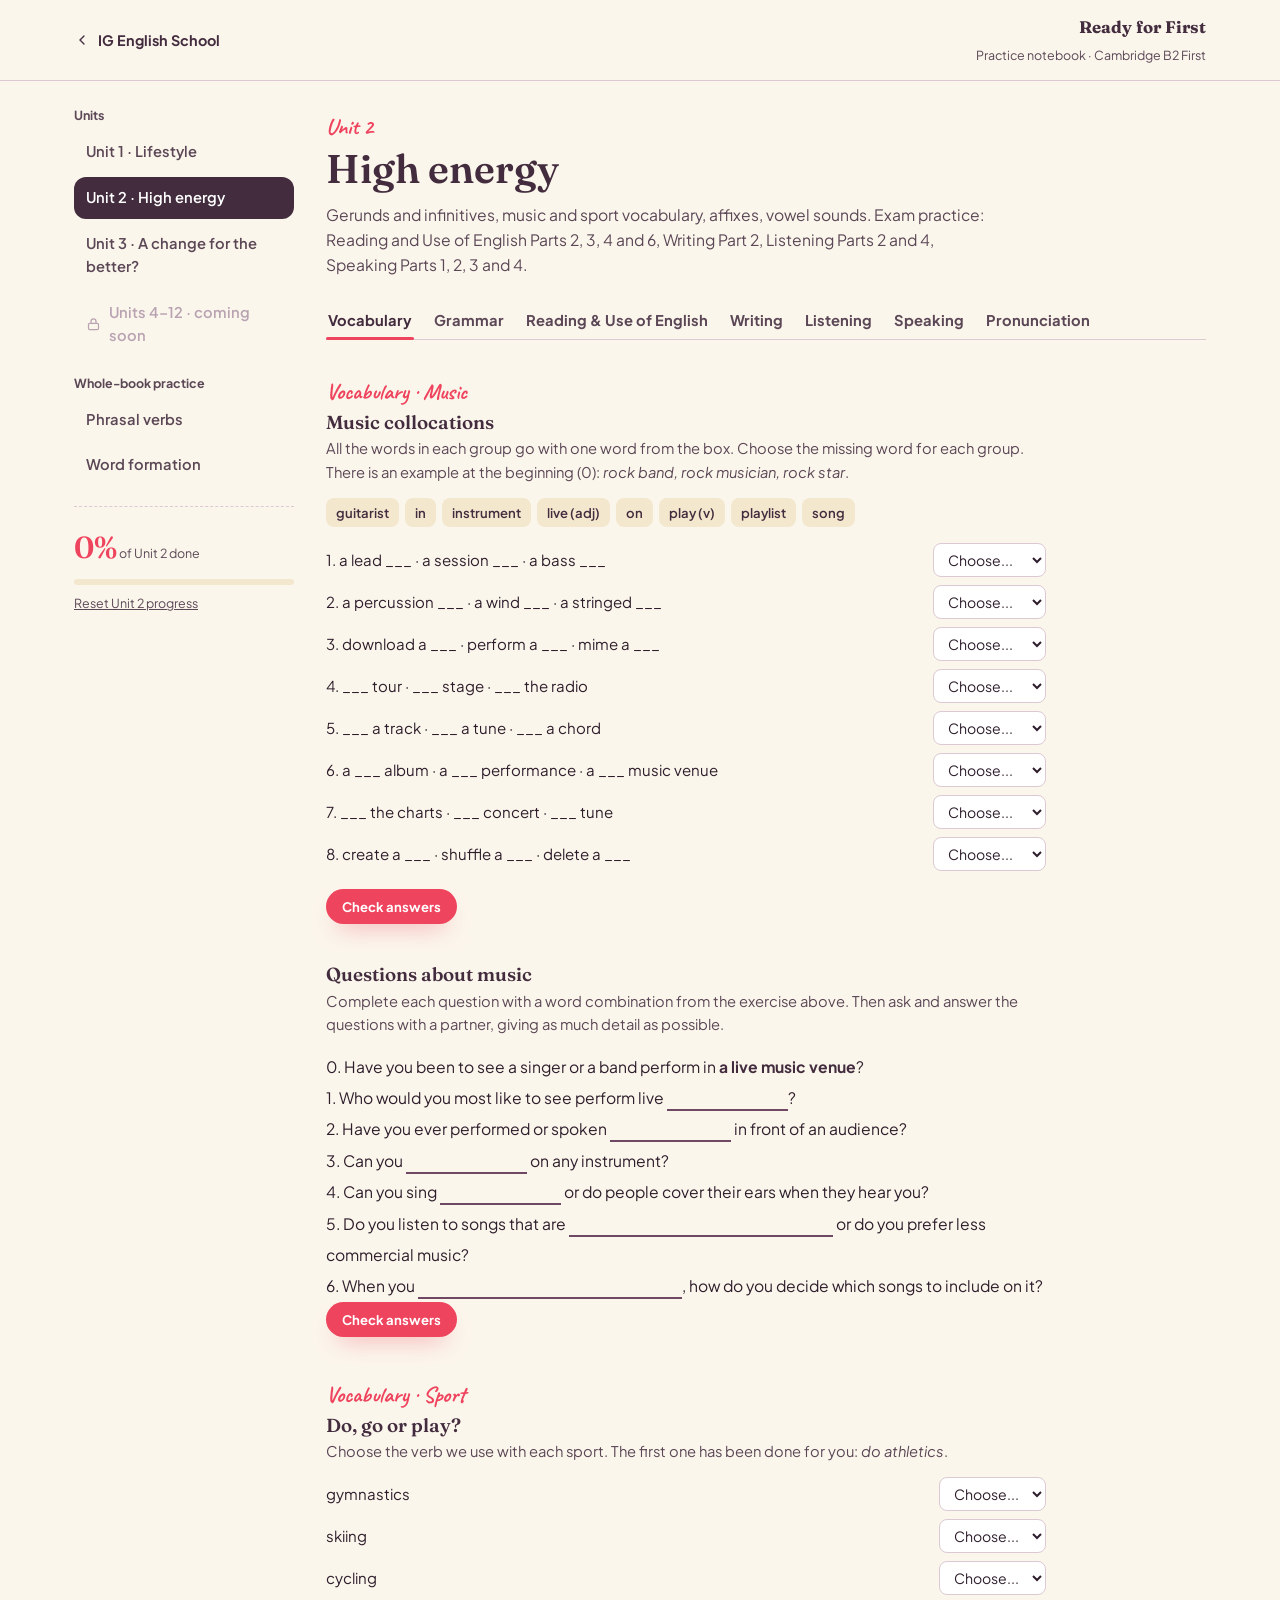
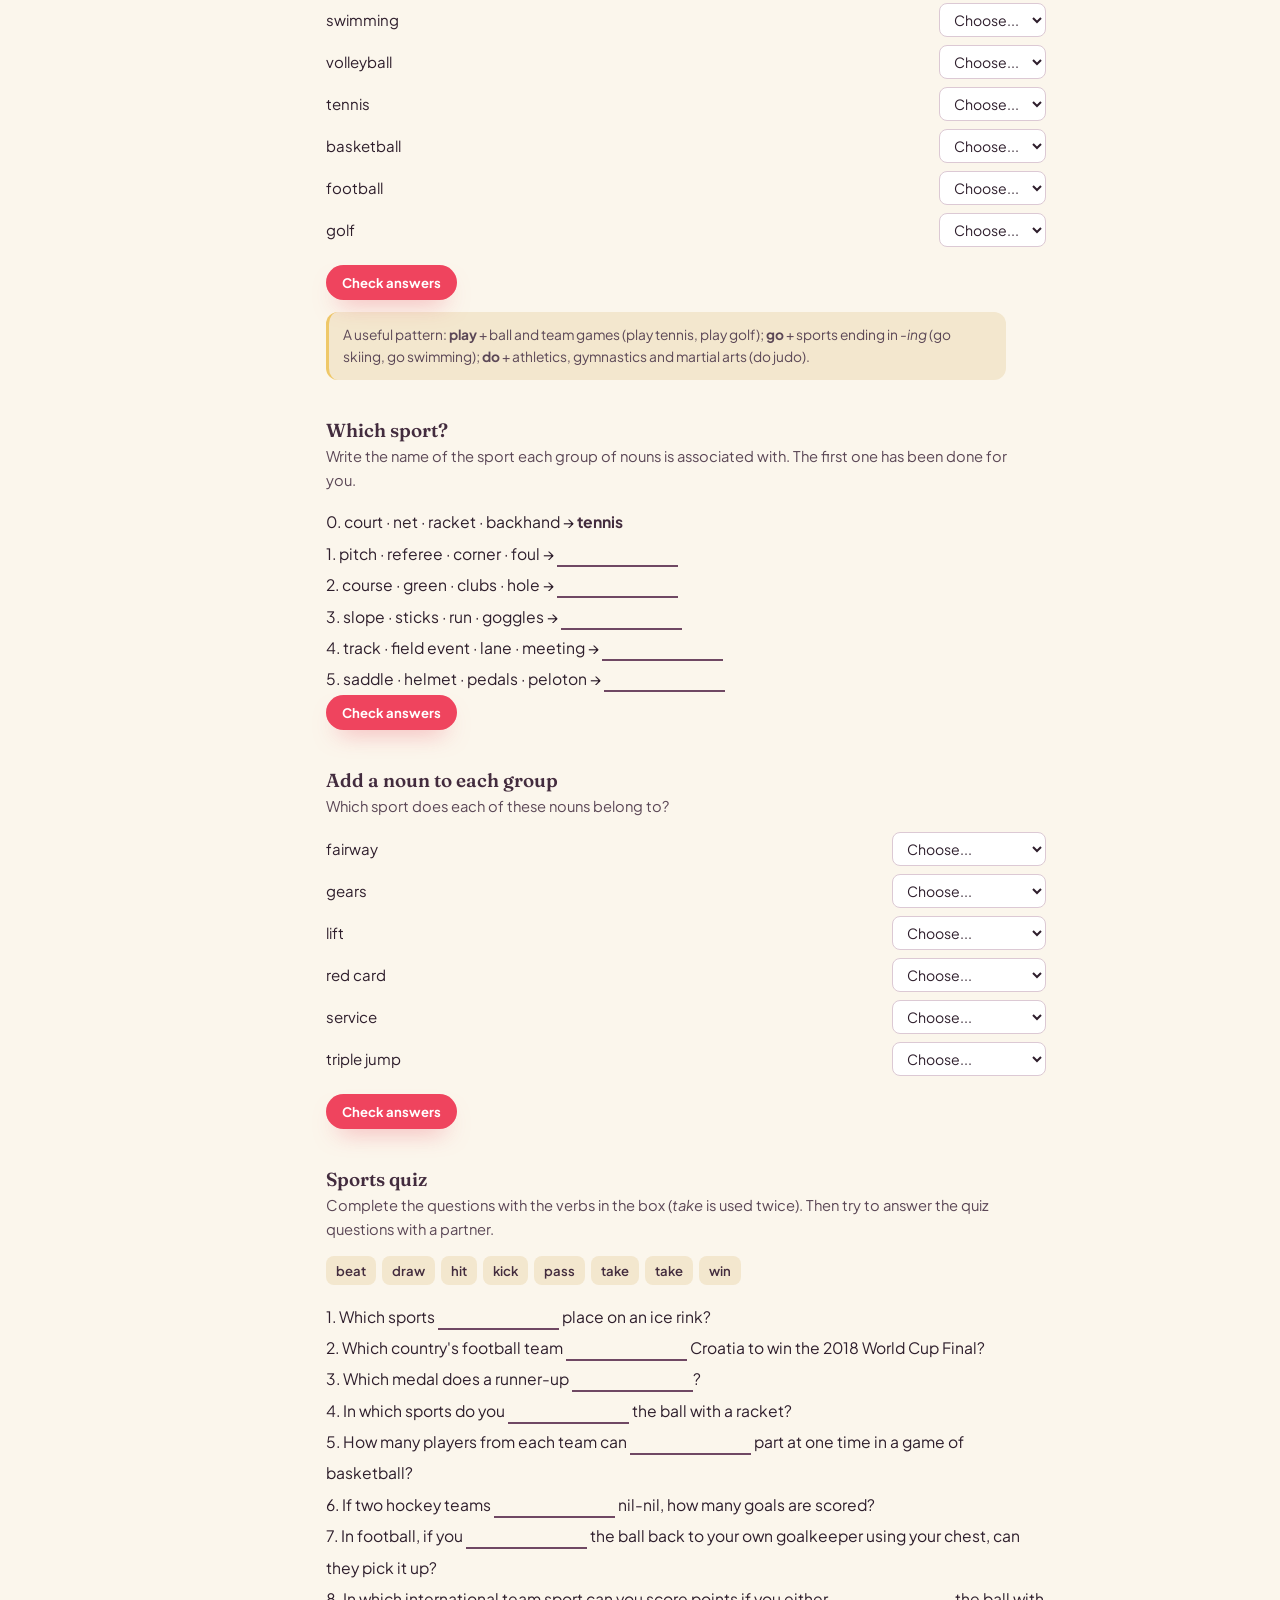
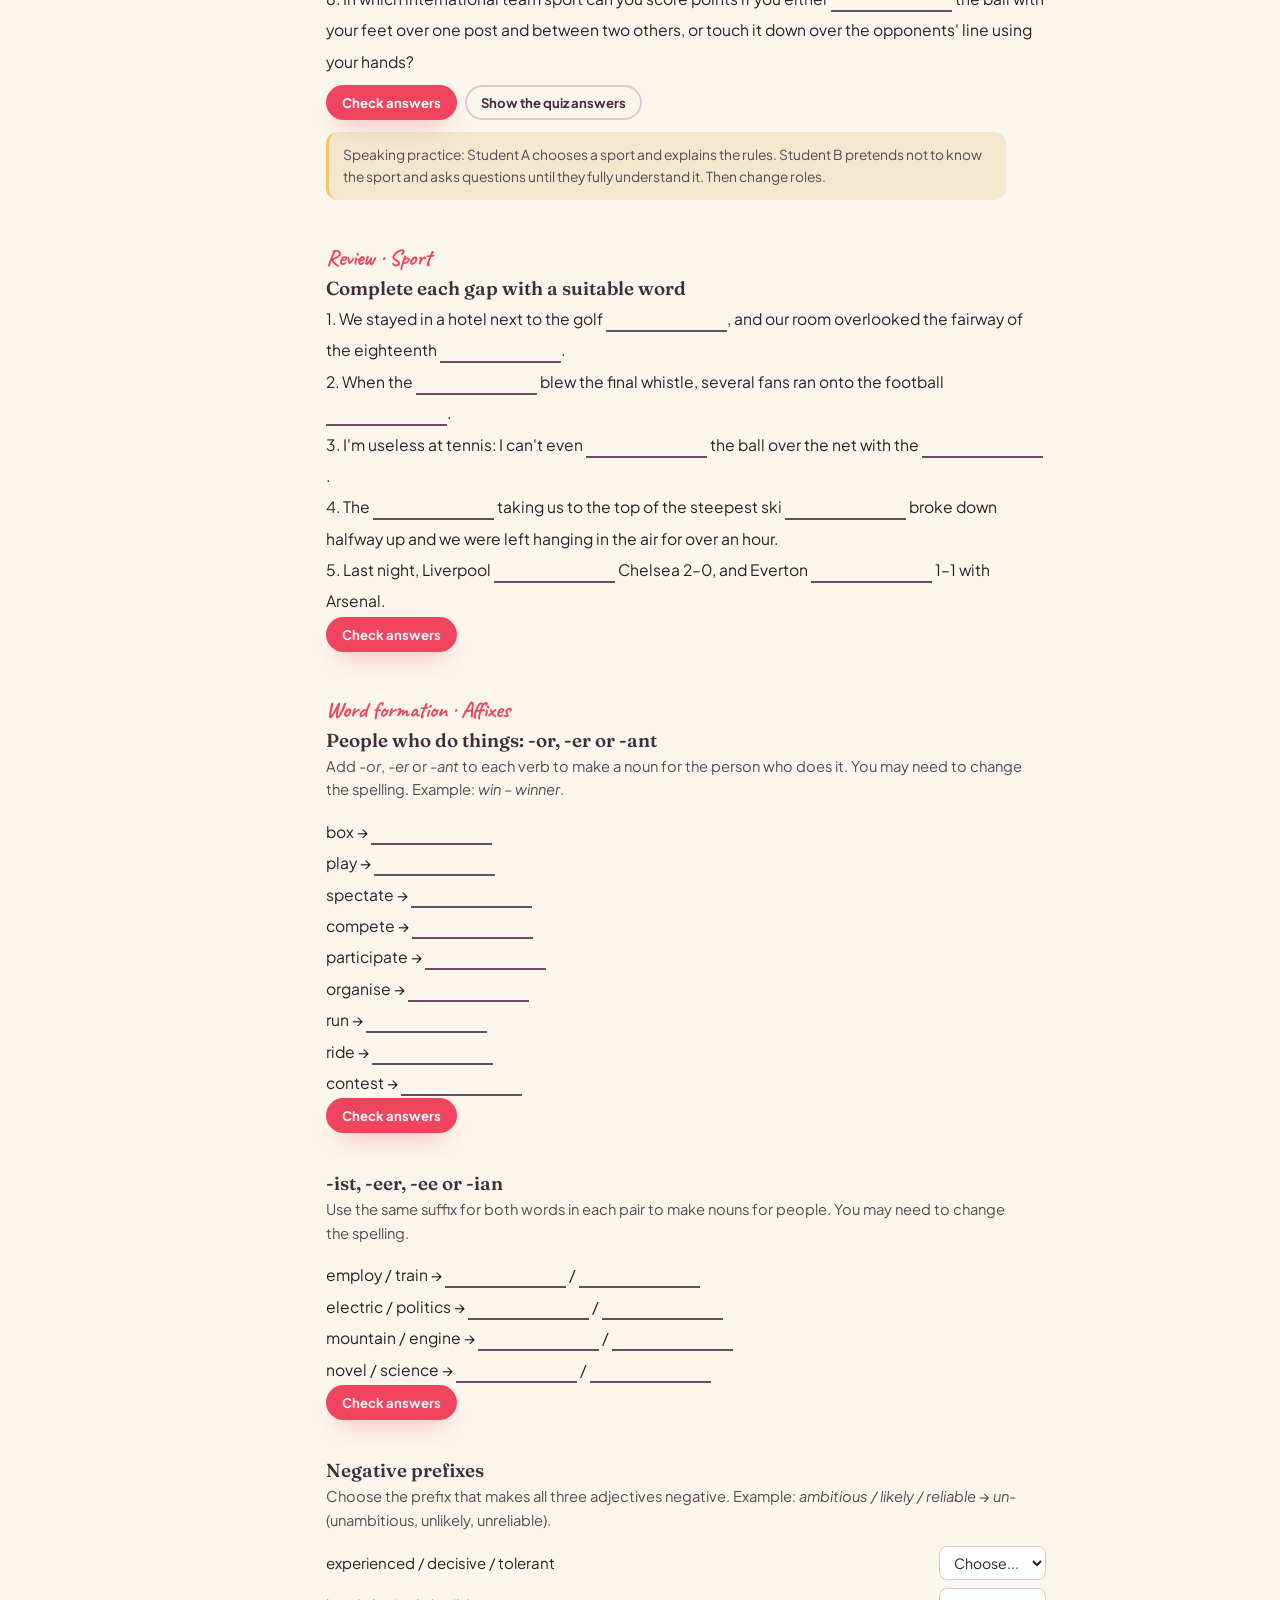
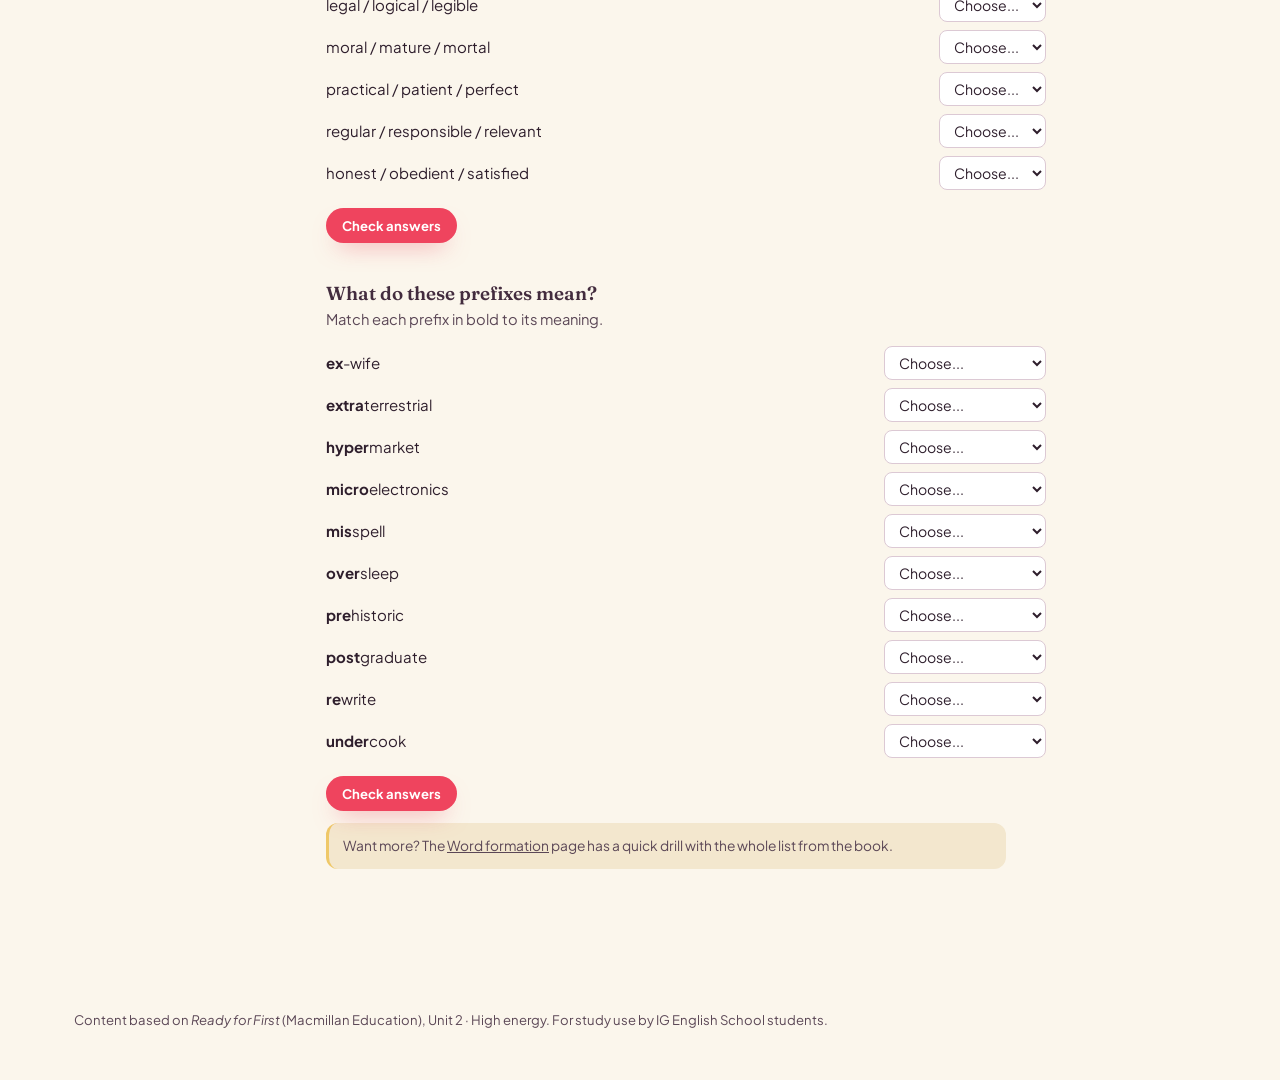
<file: ready-for-first/unit-02.html>
<!doctype html>
<html lang="en">
<head>
<meta charset="utf-8">
<title>Unit 2 · High energy — Ready for First practice</title>
<meta name="viewport" content="width=device-width, initial-scale=1">
<meta name="description" content="Ready for First Unit 2 (High energy): interactive practice for the Cambridge B2 First exam.">
<link rel="preconnect" href="https://fonts.googleapis.com">
<link rel="preconnect" href="https://fonts.gstatic.com" crossorigin>
<link href="https://fonts.googleapis.com/css2?family=Fraunces:ital,opsz,wght@0,9..144,300;0,9..144,500;0,9..144,600;0,9..144,700;1,9..144,500;1,9..144,600&family=Caveat:wght@600;700&family=Plus+Jakarta+Sans:ital,wght@0,400;0,500;0,600;0,700;0,800;1,500&display=swap" rel="stylesheet">
<link rel="icon" href="assets/icon.svg" type="image/svg+xml">
<link rel="icon" href="assets/icon-32.png" sizes="32x32" type="image/png">
<link rel="apple-touch-icon" href="assets/apple-touch-icon.png">
<meta name="theme-color" content="#432C3E">
<link rel="stylesheet" href="assets/rff.css">
</head>
<body>

<div class="tb">
  <div class="tb-inner">
    <a class="tb-back" href="../index.html">
      <svg viewBox="0 0 24 24" fill="none" stroke="currentColor" stroke-width="2" stroke-linecap="round" aria-hidden="true"><path d="M15 18l-6-6 6-6"/></svg>
      IG English School
    </a>
    <div class="tb-title">
      <a href="index.html"><strong>Ready for First</strong></a>
      <span>Practice notebook · Cambridge B2 First</span>
    </div>
  </div>
</div>

<main class="shell">
  <aside class="rail" id="rail"></aside>
  <div class="content">
    <header class="view-head">
      <span class="kicker">Unit 2</span>
      <h1>High energy</h1>
      <p>Gerunds and infinitives, music and sport vocabulary, affixes, vowel sounds. Exam practice: Reading and Use of English Parts 2, 3, 4 and 6, Writing Part 2, Listening Parts 2 and 4, Speaking Parts 1, 2, 3 and 4.</p>
    </header>

    <nav class="tabs" aria-label="Unit 2 sections">
      <button class="tab-btn active" data-tab="vocab">Vocabulary</button>
      <button class="tab-btn" data-tab="grammar">Grammar</button>
      <button class="tab-btn" data-tab="rue">Reading &amp; Use of English</button>
      <button class="tab-btn" data-tab="writing">Writing</button>
      <button class="tab-btn" data-tab="listening">Listening</button>
      <button class="tab-btn" data-tab="speaking">Speaking</button>
      <button class="tab-btn" data-tab="pron">Pronunciation</button>
    </nav>

    <!-- ================= VOCABULARY ================= -->
    <section class="page active" data-tab="vocab">

      <div class="block" data-ex="voc-music-1">
        <span class="kicker">Vocabulary · Music</span>
        <h3>Music collocations</h3>
        <p class="instr">All the words in each group go with one word from the box. Choose the missing word for each group. There is an example at the beginning (0): <em>rock band, rock musician, rock star</em>.</p>
        <div class="bank"><span>guitarist</span><span>in</span><span>instrument</span><span>live (adj)</span><span>on</span><span>play (v)</span><span>playlist</span><span>song</span></div>
        <div id="musicGroups"></div>
        <button class="btn btn-primary btn-sm" data-check="musicGroups" style="margin-top:10px;">Check answers</button>
        <p class="result-line" id="musicGroups-result"></p>
      </div>

      <div class="block" data-ex="voc-music-2">
        <h3>Questions about music</h3>
        <p class="instr">Complete each question with a word combination from the exercise above. Then ask and answer the questions with a partner, giving as much detail as possible.</p>
        <div class="gaptext" id="musicQs"></div>
        <button class="btn btn-primary btn-sm" data-check="musicQs">Check answers</button>
        <p class="result-line" id="musicQs-result"></p>
      </div>

      <div class="block" data-ex="voc-sport-verbs">
        <span class="kicker">Vocabulary · Sport</span>
        <h3>Do, go or play?</h3>
        <p class="instr">Choose the verb we use with each sport. The first one has been done for you: <em>do athletics</em>.</p>
        <div id="sportVerbs"></div>
        <button class="btn btn-primary btn-sm" data-check="sportVerbs" style="margin-top:10px;">Check answers</button>
        <p class="result-line" id="sportVerbs-result"></p>
        <div class="tip">A useful pattern: <strong>play</strong> + ball and team games (play tennis, play golf); <strong>go</strong> + sports ending in <em>-ing</em> (go skiing, go swimming); <strong>do</strong> + athletics, gymnastics and martial arts (do judo).</div>
      </div>

      <div class="block" data-ex="voc-sport-nouns">
        <h3>Which sport?</h3>
        <p class="instr">Write the name of the sport each group of nouns is associated with. The first one has been done for you.</p>
        <div class="gaptext" id="sportNouns"></div>
        <button class="btn btn-primary btn-sm" data-check="sportNouns">Check answers</button>
        <p class="result-line" id="sportNouns-result"></p>
      </div>

      <div class="block" data-ex="voc-sport-add">
        <h3>Add a noun to each group</h3>
        <p class="instr">Which sport does each of these nouns belong to?</p>
        <div id="sportAdd"></div>
        <button class="btn btn-primary btn-sm" data-check="sportAdd" style="margin-top:10px;">Check answers</button>
        <p class="result-line" id="sportAdd-result"></p>
      </div>

      <div class="block" data-ex="voc-sport-quiz">
        <h3>Sports quiz</h3>
        <p class="instr">Complete the questions with the verbs in the box (<em>take</em> is used twice). Then try to answer the quiz questions with a partner.</p>
        <div class="bank"><span>beat</span><span>draw</span><span>hit</span><span>kick</span><span>pass</span><span>take</span><span>take</span><span>win</span></div>
        <div class="gaptext" id="sportQuiz"></div>
        <div class="btn-row" style="margin-top:8px;">
          <button class="btn btn-primary btn-sm" data-check="sportQuiz">Check answers</button>
          <button class="btn btn-ghost btn-sm" data-script="quizAnswers" data-open-label="Hide the quiz answers" aria-expanded="false">Show the quiz answers</button>
        </div>
        <p class="result-line" id="sportQuiz-result"></p>
        <div class="script-lines" id="quizAnswers">
          <p><strong>1</strong> ice hockey, figure skating, curling</p>
          <p><strong>2</strong> France</p>
          <p><strong>3</strong> silver</p>
          <p><strong>4</strong> tennis, badminton, squash</p>
          <p><strong>5</strong> five</p>
          <p><strong>6</strong> none</p>
          <p><strong>7</strong> Yes. If the player uses their head, chest or knee (but not their foot), the goalkeeper can pick it up.</p>
          <p><strong>8</strong> rugby</p>
        </div>
        <div class="tip">Speaking practice: Student A chooses a sport and explains the rules. Student B pretends not to know the sport and asks questions until they fully understand it. Then change roles.</div>
      </div>

      <div class="block" data-ex="voc-sport-review">
        <span class="kicker">Review · Sport</span>
        <h3>Complete each gap with a suitable word</h3>
        <div class="gaptext" id="sportReview"></div>
        <button class="btn btn-primary btn-sm" data-check="sportReview">Check answers</button>
        <p class="result-line" id="sportReview-result"></p>
      </div>

      <div class="block" data-ex="wf-affix-people">
        <span class="kicker">Word formation · Affixes</span>
        <h3>People who do things: -or, -er or -ant</h3>
        <p class="instr">Add <em>-or</em>, <em>-er</em> or <em>-ant</em> to each verb to make a noun for the person who does it. You may need to change the spelling. Example: <em>win – winner</em>.</p>
        <div class="gaptext" id="affixPeople"></div>
        <button class="btn btn-primary btn-sm" data-check="affixPeople">Check answers</button>
        <p class="result-line" id="affixPeople-result"></p>
      </div>

      <div class="block" data-ex="wf-affix-people2">
        <h3>-ist, -eer, -ee or -ian</h3>
        <p class="instr">Use the same suffix for both words in each pair to make nouns for people. You may need to change the spelling.</p>
        <div class="gaptext" id="affixPeople2"></div>
        <button class="btn btn-primary btn-sm" data-check="affixPeople2">Check answers</button>
        <p class="result-line" id="affixPeople2-result"></p>
      </div>

      <div class="block" data-ex="wf-affix-neg">
        <h3>Negative prefixes</h3>
        <p class="instr">Choose the prefix that makes all three adjectives negative. Example: <em>ambitious / likely / reliable</em> → <em>un-</em> (unambitious, unlikely, unreliable).</p>
        <div id="affixNeg"></div>
        <button class="btn btn-primary btn-sm" data-check="affixNeg" style="margin-top:10px;">Check answers</button>
        <p class="result-line" id="affixNeg-result"></p>
      </div>

      <div class="block" data-ex="wf-affix-prefix">
        <h3>What do these prefixes mean?</h3>
        <p class="instr">Match each prefix in bold to its meaning.</p>
        <div id="affixPrefix"></div>
        <button class="btn btn-primary btn-sm" data-check="affixPrefix" style="margin-top:10px;">Check answers</button>
        <p class="result-line" id="affixPrefix-result"></p>
        <div class="tip">Want more? The <a href="word-formation.html">Word formation</a> page has a quick drill with the whole list from the book.</div>
      </div>

    </section>

    <!-- ================= GRAMMAR ================= -->
    <section class="page" data-tab="grammar">

      <div class="block" data-ex="gram-why">
        <span class="kicker">Grammar · Gerunds and infinitives</span>
        <h3>Why this form?</h3>
        <p class="instr">These extracts come from the parkour article. For each underlined word, choose why a gerund, an infinitive without <em>to</em> or an infinitive with <em>to</em> is used.</p>
        <div class="margin-note"><p><strong>Example:</strong> ... the UK became the first country in the world <u>to recognise</u> parkour as a sport. → the infinitive with <em>to</em> is used after <em>the first</em> + noun, in place of a relative clause (<em>the first country ... which recognised parkour</em>).</p></div>
        <div id="gramWhy"></div>
      </div>

      <div class="block">
        <h3>The rules in brief</h3>
        <div class="margin-note">
          <p><strong>Gerund (-ing)</strong>: as the subject or object of a sentence (<em>Reading in the car makes me feel sick</em>); after prepositions, including <em>look forward to</em> and <em>get used to</em>; after verbs like <em>admit, avoid, can't help, can't stand, consider, enjoy, feel like, give up, mind, miss, put off, suggest</em>; after expressions like <em>have difficulty (in), it's no use, there's no point (in), it's (not) worth</em>.</p>
          <p><strong>Infinitive with to</strong>: to express purpose (<em>I'm learning English to get a better job</em>); after adjectives (<em>It's difficult to...</em>, <em>I was surprised to hear...</em>); after nouns like <em>ability, chance, decision, idea, opportunity</em>; after verbs like <em>afford, agree, decide, hope, manage, offer, promise, refuse, seem</em>; after verb + object with <em>advise, allow, encourage, persuade, want, warn</em>; after <em>the first / the last / the only</em> + noun.</p>
          <p><strong>Infinitive without to</strong>: after modal verbs (<em>can, must, should</em>) and after <em>let, make, would rather, had better</em>.</p>
          <p><strong>Both, with a change of meaning</strong>: <em>remember/forget</em> (doing = a past action; to do = something you have to do), <em>stop</em> (doing = no longer do it; to do = interrupt one activity to do another), <em>try</em> (doing = an experiment; to do = an attempt), <em>mean</em> (doing = involve; to do = intend), <em>need</em> (doing = passive meaning; to do = active).</p>
          <p><strong>Preferences</strong>: <em>prefer</em> + gerund or infinitive for general preferences; <em>would prefer</em> + infinitive with <em>to</em> and <em>would rather</em> + infinitive without <em>to</em> for specific occasions (<em>I'd rather walk than go by bus</em>).</p>
        </div>
      </div>

      <div class="block" data-ex="gram-likes">
        <h3>Talking about likes and dislikes</h3>
        <p class="instr">Complete the first gap with a word from box a and the second gap with a preposition from box b. The first one has been done for you. Then say how true each sentence is for you.</p>
        <div class="bank"><span>a:</span><span>absolutely</span><span>can't</span><span>don't</span><span>much</span><span>quite</span></div>
        <div class="bank"><span>b:</span><span>at</span><span>in</span><span>of</span><span>on</span><span>with</span></div>
        <div class="gaptext" id="likesGaps"></div>
        <button class="btn btn-primary btn-sm" data-check="likesGaps">Check answers</button>
        <p class="result-line" id="likesGaps-result"></p>
      </div>

      <div class="block" data-ex="gram-rfg1">
        <span class="kicker">Ready for Grammar</span>
        <h3>Gerund or infinitive with to?</h3>
        <p class="instr">Complete each sentence with the correct form of the verbs in brackets. In each sentence, one verb is a gerund and the other is an infinitive with <em>to</em>.</p>
        <div class="gaptext" id="rfg1"></div>
        <button class="btn btn-primary btn-sm" data-check="rfg1">Check answers</button>
        <p class="result-line" id="rfg1-result"></p>
      </div>

      <div class="block" data-ex="gram-rfg2">
        <h3>Low energy</h3>
        <p class="instr">Choose the correct option for each gap in this blog post. In some gaps, both options are correct.</p>
        <div class="passage single" id="lowEnergyText"></div>
        <div id="lowEnergyQs"></div>
      </div>

      <div class="block" data-ex="gram-rfg4">
        <h3>Key word transformations</h3>
        <p class="instr">Complete the second sentence so that it means the same as the first, using the word given. Use between two and five words, including the word given.</p>
        <div id="rfg4"></div>
        <button class="btn btn-primary btn-sm" data-check="rfg4" style="margin-top:6px;">Check answers</button>
        <p class="result-line" id="rfg4-result"></p>
      </div>

      <div class="block" data-ex="gram-rfg5">
        <h3>Preferences</h3>
        <p class="instr">Complete the second sentence so that it means the same as the first. Use up to five words.</p>
        <div id="rfg5"></div>
        <button class="btn btn-primary btn-sm" data-check="rfg5" style="margin-top:6px;">Check answers</button>
        <p class="result-line" id="rfg5-result"></p>
      </div>

    </section>

    <!-- ================= READING & USE OF ENGLISH ================= -->
    <section class="page" data-tab="rue">

      <div class="block wide" data-ex="rue-part6">
        <span class="kicker">Part 6 · Gapped text</span>
        <h3>Inside the daredevil world of parkour</h3>
        <p class="instr">Six sentences have been removed from the article. Choose from sentences A–G the one which fits each gap (1–6). There is one extra sentence which you do not need to use.</p>
        <div class="tip"><strong>How to go about it:</strong> check that the whole sentence fits the meaning of the text before <em>and</em> after the gap. When you find a sentence for a gap, read the whole paragraph again to check it. At the end, make sure the sentence you haven't used doesn't fit anywhere. Look for links: pronouns (<em>he, its, their, this, those</em>) and words that repeat or paraphrase ideas in the text.</div>
        <ol class="statements" type="A" id="part6Options"></ol>
        <div class="passage" id="part6Text"></div>
        <div class="btn-row">
          <button class="btn btn-primary btn-sm" data-check="part6Text">Check answers</button>
        </div>
        <p class="result-line" id="part6Text-result"></p>
        <div class="tip">Discuss: Do you think parkour should be taught in schools? Are there any high-risk or extreme sports you would like to try?</div>
      </div>

      <div class="block wide" data-ex="rue-part3">
        <span class="kicker">Review · Part 3 · Word formation</span>
        <h3>The Celebrated Pedestrian</h3>
        <p class="instr">Use the word in capitals to form a word that fits in the gap. There is an example at the beginning (0).</p>
        <div class="gaptext" id="pedestrian"></div>
        <button class="btn btn-primary btn-sm" data-check="pedestrian">Check answers</button>
        <p class="result-line" id="pedestrian-result"></p>
      </div>

      <div class="block wide" data-ex="rue-part2">
        <span class="kicker">Review · Part 2 · Open cloze</span>
        <h3>Summer holiday music camp</h3>
        <p class="instr">Write one word in each gap. There is an example at the beginning (0). Read the whole text first, then look carefully at the words before and after each gap.</p>
        <div class="gaptext" id="musicCamp"></div>
        <button class="btn btn-primary btn-sm" data-check="musicCamp">Check answers</button>
        <p class="result-line" id="musicCamp-result"></p>
      </div>

      <div class="block" data-ex="rue-part4">
        <span class="kicker">Review · Part 4 · Key word transformation</span>
        <h3>Same meaning, different words</h3>
        <p class="instr">Complete the second sentence so that it means the same as the first, using the word given. Use between two and five words, including the word given.</p>
        <div id="kwt2"></div>
        <button class="btn btn-primary btn-sm" data-check="kwt2" style="margin-top:6px;">Check answers</button>
        <p class="result-line" id="kwt2-result"></p>
      </div>

    </section>

    <!-- ================= WRITING ================= -->
    <section class="page" data-tab="writing">

      <div class="block wide" data-ex="writing-article-paras">
        <span class="kicker">Part 2 · Article</span>
        <h3>My favourite sport</h3>
        <div class="margin-note"><p><strong>The task:</strong> You see this notice in an English-language magazine. <em>ARTICLES WANTED! My favourite sport. Write us an article telling us about your favourite sport. Why do you like it and what advice would you give to someone who wants to take it up? The best articles will be published in this magazine.</em> Write your article in 140–190 words.</p></div>
        <p class="instr">Read the model answer and match each summary (a–d) to a paragraph (1–4).</p>
        <div class="model-answer show" style="margin-bottom:16px;">
          <h4 style="margin-top:0; font-size:1.1rem;">A strange way to enjoy yourself</h4>
          <p class="letter"><strong>1</strong> Have you ever seen a smile on the face of a long-distance runner? Running ten kilometres or more certainly doesn't sound much fun, but this sport is a powerful addiction and once you've started, you'll find it difficult to give it up.
<strong>2</strong> So what is the attraction of running? For me, whether I'm working or studying, there is no better way of getting rid of stress. I can think through my problems and at the end of the race I have the answers. And simply completing a half or full marathon increases my confidence and makes me feel on top of the world.
<strong>3</strong> If you're thinking of taking it up yourself, don't try to do too much at the beginning. You should set yourself realistic targets and always do warm-up exercises before you run. Also, make sure you buy a good pair of running shoes to protect your knees and back from injury.
<strong>4</strong> And don't be put off by the expressions on the faces of the runners – they're enjoying every minute, and so will you!</p>
        </div>
        <div id="articleParas"></div>
        <button class="btn btn-primary btn-sm" data-check="articleParas" style="margin-top:10px;">Check answers</button>
        <p class="result-line" id="articleParas-result"></p>
      </div>

      <div class="block" data-ex="writing-article-features">
        <h3>What makes it an article?</h3>
        <div id="articleStyleQ"></div>
        <p class="instr" style="margin-top:6px;">Match each feature of the model answer to its purpose.</p>
        <div id="articleFeatures"></div>
        <div class="btn-row" style="margin-top:10px;">
          <button class="btn btn-primary btn-sm" data-check="articleFeatures">Check answers</button>
          <button class="btn btn-ghost btn-sm" data-script="articleExamples" data-open-label="Hide the examples" aria-expanded="false">Find examples of informal style</button>
        </div>
        <p class="result-line" id="articleFeatures-result"></p>
        <div class="script-lines" id="articleExamples">
          <p><strong>Contractions:</strong> doesn't, you've, you'll, I'm, you're, don't, they're</p>
          <p><strong>Informal linkers:</strong> So, And, Also</p>
          <p><strong>Direct questions:</strong> Have you ever seen a smile on the face of a long-distance runner? So what is the attraction of running?</p>
          <p><strong>Phrasal verbs:</strong> give it up, think through, taking it up, put off</p>
        </div>
      </div>

      <div class="block">
        <h3>Your turn: write your article</h3>
        <p class="instr">Write your own answer to the task (140–190 words).</p>
        <div class="tip"><strong>How to go about it:</strong> choose your sport and plan your answer (you could use the same four paragraphs as the model). Start with an interesting fact, a surprising statement or a direct question. Keep the reader's attention with a lively style and talk to them directly. End with a statement or question that leaves the reader something to think about. Give your article a title; you can write it at the end.</div>
        <div class="freewrite">
          <textarea id="articleFree" placeholder="Title ..." aria-label="Your article"></textarea>
          <p class="word-counter" id="articleFreeCounter">0 words (target: 140–190)</p>
        </div>
        <ul class="checklist">
          <li><label><input type="checkbox"> I said why I like the sport and gave advice to someone taking it up</label></li>
          <li><label><input type="checkbox"> I used an informal style (contractions, informal linkers, direct questions)</label></li>
          <li><label><input type="checkbox"> I organised my ideas into paragraphs</label></li>
          <li><label><input type="checkbox"> I used a variety of informal linkers</label></li>
          <li><label><input type="checkbox"> My article has an interesting title</label></li>
        </ul>
      </div>

      <div class="block">
        <span class="kicker">Review · Part 2 · Informal letter</span>
        <h3>Your turn: a letter to Suzy</h3>
        <p class="instr">You have received this letter from your English-speaking friend, Suzy. Write your reply in 140–190 words.</p>
        <div class="margin-note"><p>"Hi! My brother's 21 next month and I want to do something special for him. He's a big rock music fan so I was thinking of either buying him a decent speaker so he can play his music really loud, or getting him a three-day ticket for next summer's rock festival here. What do you think I should do?"</p></div>
        <div class="freewrite">
          <textarea id="letterFree" placeholder="Hi Suzy, ..." aria-label="Your letter to Suzy"></textarea>
          <p class="word-counter" id="letterFreeCounter">0 words (target: 140–190)</p>
        </div>
        <ul class="checklist">
          <li><label><input type="checkbox"> I looked at the advantages and disadvantages of both ideas</label></li>
          <li><label><input type="checkbox"> I gave Suzy clear advice</label></li>
          <li><label><input type="checkbox"> I used linking words (but, on the other hand, so, anyway...)</label></li>
          <li><label><input type="checkbox"> I opened and closed it like a letter to a friend</label></li>
        </ul>
      </div>

    </section>

    <!-- ================= LISTENING ================= -->
    <section class="page" data-tab="listening">

      <div class="block" data-ex="listening-part2">
        <span class="kicker">Part 2 · Sentence completion</span>
        <h3>Jack Suggs on music</h3>
        <p class="instr">You will hear a man called Jack Suggs talking on the radio about music. For questions 1–10, complete the sentences with a word or short phrase.</p>
        <div class="tip"><strong>What to expect:</strong> the words in the questions may be different from the words you hear (you read <em>directors of TV series avoid using ... artists</em>, but you hear <em>directors nowadays tend not to use ... musicians</em>), but the words you write are actually heard in the recording. Listen for distractors: in question 1 you will hear more than one number. You never need more than three words, and small spelling mistakes are accepted in the exam if the word is recognisable.</div>
        <div class="audio-box">
          <span class="audio-label">Track 2.1</span>
          <audio controls preload="none" src="audio/unit-02/track-2.1.mp3"></audio>
          <span class="audio-note">Read the sentences first and predict the type of word you need. Then listen twice.</span>
        </div>
        <div class="gaptext" id="part2Listening"></div>
        <div class="btn-row" style="margin-top:8px;">
          <button class="btn btn-primary btn-sm" data-check="part2Listening">Check answers</button>
          <button class="btn btn-ghost btn-sm" data-script="part2Script" data-open-label="Hide the audioscript" aria-expanded="false">Show where the answers are</button>
        </div>
        <p class="result-line" id="part2Listening-result"></p>
        <div class="script-lines" id="part2Script"></div>
      </div>

      <div class="block" data-ex="listening-phrasal">
        <h3>Phrasal verbs from the recording</h3>
        <p class="instr">Use the context to work out the meaning of each phrasal verb from Jack's programme.</p>
        <div id="listenPhrasal"></div>
        <button class="btn btn-primary btn-sm" data-check="listenPhrasal" style="margin-top:10px;">Check answers</button>
        <p class="result-line" id="listenPhrasal-result"></p>
      </div>

      <div class="block" data-ex="listening-part4">
        <span class="kicker">Part 4 · Multiple choice</span>
        <h3>Unusual sports</h3>
        <p class="instr">You will hear a man called Mike Taylor talking on the radio about unusual sports. For questions 1–7, choose the best answer (A, B or C).</p>
        <div class="tip"><strong>What to expect:</strong> you will hear distractors, so listen carefully both times. An option may be true but still not answer the question: in question 2, all three statements are true, but only one is something Mike finds <em>difficult to believe</em>.</div>
        <div class="margin-note">
          <p><strong>Worked example, question 1.</strong> When Mike saw a chess boxing match, he was surprised by A how skilled the competitors were at both parts of the sport / B how much fun the competitors were having / C how aggressive the competitors were.</p>
          <p>In the recording: "<u>Sounds like just a bit of fun</u>, but when I watched two men competing on German television recently, <u>I was amazed by their level of skill in each of these two very different disciplines</u>. After all, <u>boxing is such an aggressive, physical sport</u>, whereas chess is all about using the brain."</p>
          <p>The answer is <strong>A</strong>: <em>amazed by their level of skill</em> matches <em>surprised by how skilled</em>. B and C are distractors: "a bit of fun" and "aggressive" describe the sport in general, not what surprised him.</p>
        </div>
        <div class="audio-box">
          <span class="audio-label">Track 2.2</span>
          <audio controls preload="none" src="audio/unit-02/track-2.2.mp3"></audio>
          <span class="audio-note">Read questions 2–7, then listen twice.</span>
        </div>
        <div id="part4Listening"></div>
      </div>

    </section>

    <!-- ================= SPEAKING ================= -->
    <section class="page" data-tab="speaking">

      <div class="block wide">
        <span class="kicker">Part 1 · Interview</span>
        <h3>Sport and music: answer in 20 seconds</h3>
        <p class="instr">Press Start and answer out loud. Develop your answers by giving reasons or examples.</p>
        <div id="speakingP1List"></div>
      </div>

      <div class="block wide">
        <span class="kicker">Part 2 · Long turn</span>
        <h3>Listening to music in different situations</h3>
        <p class="instr">Student A speaks for about one minute; then Student B answers a short question in about 30 seconds. Then change roles and do the second task.</p>
        <div class="tip"><strong>Student A:</strong> don't describe the photos in detail; talk about the similarities and differences, and answer the question written above the photos. <strong>Student B:</strong> develop your answer fully, giving reasons for your feelings or opinions.</div>

        <figure class="photo-task">
          <figcaption class="photo-q">Why have the people decided to listen to music in these situations?</figcaption>
          <div class="photo-pair">
            <div class="photo"><span class="photo-n">1</span><img src="https://images.unsplash.com/photo-1758273238506-d6cca51665e5?auto=format&amp;fit=crop&amp;w=900&amp;h=640&amp;q=75" alt="A young woman wearing headphones dances and sings while she mops the floor at home" loading="lazy" width="900" height="640"></div>
            <div class="photo"><span class="photo-n">2</span><img src="https://images.unsplash.com/photo-1758525747638-25563afc9ff5?auto=format&amp;fit=crop&amp;w=900&amp;h=640&amp;q=75" alt="A man singing loudly to music while he drives his car" loading="lazy" width="900" height="640"></div>
          </div>
        </figure>
        <div class="margin-note"><p><strong>Student A:</strong> Compare photographs 1 and 2 and say why you think the people have decided to listen to music in these situations.</p></div>
        <div class="timer-box"><span class="q">Student A · 1 minute</span><span class="clock" id="clockA">1:00</span><button class="btn btn-ghost btn-sm" data-timer="60" data-clock="clockA">Start</button></div>
        <div class="margin-note"><p><strong>Student B:</strong> When your partner has finished, say where you like listening to music.</p></div>
        <div class="timer-box"><span class="q">Student B · 30 seconds</span><span class="clock" id="clockA2">0:30</span><button class="btn btn-ghost btn-sm" data-timer="30" data-clock="clockA2">Start</button></div>

        <figure class="photo-task" style="margin-top:34px;">
          <figcaption class="photo-q">Why have the people decided to listen to music in these situations?</figcaption>
          <div class="photo-pair">
            <div class="photo"><span class="photo-n">3</span><img src="https://images.unsplash.com/photo-1790749871277-70abe570c306?auto=format&amp;fit=crop&amp;w=900&amp;h=640&amp;q=75" alt="A woman wearing headphones typing on a laptop in a busy café" loading="lazy" width="900" height="640"></div>
            <div class="photo"><span class="photo-n">4</span><img src="https://images.unsplash.com/photo-1758521959979-e3aa38696309?auto=format&amp;fit=crop&amp;w=900&amp;h=640&amp;q=75" alt="A man in a sports jacket and headphones jogging outdoors in winter" loading="lazy" width="900" height="640"></div>
          </div>
        </figure>
        <div class="margin-note"><p><strong>Change roles. Student A:</strong> Compare photographs 3 and 4 and say why you think the people have decided to listen to music in these situations.</p></div>
        <div class="timer-box"><span class="q">Student A · 1 minute</span><span class="clock" id="clockB">1:00</span><button class="btn btn-ghost btn-sm" data-timer="60" data-clock="clockB">Start</button></div>
        <div class="margin-note"><p><strong>Student B:</strong> When your partner has finished, say where you like listening to music.</p></div>
        <div class="timer-box"><span class="q">Student B · 30 seconds</span><span class="clock" id="clockB2">0:30</span><button class="btn btn-ghost btn-sm" data-timer="30" data-clock="clockB2">Start</button></div>
        <p class="photo-credit">Photos from Unsplash by Vitaly Gariev.</p>
      </div>

      <div class="block wide">
        <span class="kicker">Part 3 · Collaborative task</span>
        <h3>What makes us happy?</h3>
        <p class="instr">Work in pairs. Here are some things that many people believe are important if we want to feel happy. Talk to each other about how important these things are for our personal happiness.</p>
        <div class="mindmap">
          <span class="mm-centre">How important are these for our personal happiness?</span>
          <span>listening to good music</span>
          <span>being physically fit</span>
          <span>having good friends</span>
          <span>doing a job you like</span>
          <span>having a lot of money</span>
        </div>
        <div class="timer-box"><span class="q">Task 1 · discuss together</span><span class="clock" id="clockP3a">2:00</span><button class="btn btn-ghost btn-sm" data-timer="120" data-clock="clockP3a">Start</button></div>
        <button class="btn btn-ghost btn-sm" data-script="p3Task2" data-open-label="Hide the second question" aria-expanded="false">I've finished task 1: show the second question</button>
        <div class="script-lines" id="p3Task2">
          <p style="font-size:1rem; color:var(--plum-deep);"><strong>Now decide which two things are most important for our personal happiness.</strong></p>
          <div class="timer-box"><span class="q">Task 2 · decide together</span><span class="clock" id="clockP3b">1:00</span><button class="btn btn-ghost btn-sm" data-timer="60" data-clock="clockP3b">Start</button></div>
        </div>
        <div class="tip"><strong>How to go about it:</strong> this is an interactive task. Give your own opinions, but also ask your partner what they think and respond by agreeing, disagreeing or adding a comment, with reasons. Don't start deciding during task 1; in the exam you won't know the second question until you finish it. You don't have to agree in task 2. In the exam you have two minutes for task 1 and one minute for task 2.</div>
        <button class="btn btn-ghost btn-sm" data-script="p3Lang" data-open-label="Hide useful language" aria-expanded="false">Show useful language</button>
        <div class="phrase-bank" id="p3Lang">
          <h4>Asking your partner</h4>
          <ul><li>What do you think about ...?</li><li>How important do you think ... is?</li><li>Do you agree?</li></ul>
          <h4>Agreeing and disagreeing politely</h4>
          <ul><li>That's a good point. / I couldn't agree more.</li><li>I see what you mean, but ...</li><li>I'm not so sure about that. For me, ...</li></ul>
          <h4>Reaching a decision</h4>
          <ul><li>So, shall we choose ... and ...?</li><li>I think we should go for ..., because ...</li><li>We'll have to agree to disagree on that one.</li></ul>
        </div>
      </div>

      <div class="block wide">
        <span class="kicker">Part 4 · Further discussion</span>
        <h3>More about happiness</h3>
        <p class="instr">The examiner asks questions related to the Part 3 topic. A question may be for you, for your partner, or for both of you to discuss. Always give full answers with reasons.</p>
        <div id="speakingP4List"></div>
      </div>

    </section>

    <!-- ================= PRONUNCIATION ================= -->
    <section class="page" data-tab="pron">

      <div class="block" data-ex="pron-odd">
        <span class="kicker">Pronunciation · Vowel sounds</span>
        <h3>Which word has a different vowel sound?</h3>
        <p class="instr">Choose the word with the different vowel sound in each group. Then listen to check.</p>
        <div class="audio-box">
          <span class="audio-label">Track 2.3</span>
          <audio controls preload="none" src="audio/unit-02/track-2.3.mp3"></audio>
        </div>
        <div id="vowelOdd"></div>
      </div>

      <div class="block" data-ex="pron-pairs">
        <h3>Same sound?</h3>
        <p class="instr">For each pair, choose the word whose vowel sound is the same as the word on the left. The first one has been done for you: <em>stop</em> /ɒ/ → <em>not</em> (not <em>note</em>).</p>
        <div id="vowelPairs"></div>
      </div>

      <div class="block">
        <h3>Numbers in code</h3>
        <p class="instr">Write down a sequence of numbers that is important to you, like a phone number or a date of birth. Then say it to your partner using the code below, pronouncing each word as clearly as possible. Your partner writes down the numbers.</p>
        <div class="code-grid">
          <span><b>0</b> seat</span><span><b>1</b> sit</span><span><b>2</b> saw</span><span><b>3</b> ship</span><span><b>4</b> salt</span>
          <span><b>5</b> surf</span><span><b>6</b> sheep</span><span><b>7</b> sat</span><span><b>8</b> sort</span><span><b>9</b> sheet</span>
        </div>
        <div class="margin-note"><p><em>Student A: My number is ... seat, sheet, sit, saw, sort, salt.<br>Student B: Is your number 091284?</em></p></div>
      </div>

    </section>

  </div>
</main>

<footer class="rf-footer">
  Content based on <em>Ready for First</em> (Macmillan Education), Unit 2 · High energy. For study use by IG English School students.
</footer>

<script src="assets/rff.js"></script>
<script>
(function(){
  "use strict";
  var R = RFF, el = R.el, buildChoice = R.buildChoice, buildGapText = R.buildGapText, buildMatching = R.buildMatching;

  R.initPage({page:"unit-02", unit:{id:"unit-02", n:2, ids:[
    "voc-music-1","voc-music-2","voc-sport-verbs","voc-sport-nouns","voc-sport-add","voc-sport-quiz","voc-sport-review",
    "wf-affix-people","wf-affix-people2","wf-affix-neg","wf-affix-prefix",
    "gram-why","gram-likes","gram-rfg1","gram-rfg2","gram-rfg4","gram-rfg5",
    "rue-part6","rue-part3","rue-part2","rue-part4","writing-article-paras","writing-article-features",
    "listening-part2","listening-phrasal","listening-part4","pron-odd","pron-pairs"]}});

  function opts(list){ return list.map(function(w){ return {key:w, label:w}; }); }
  // Rows of "item → ___" gaps, each on its own line
  function gapLines(container, rows){
    var segs = [];
    rows.forEach(function(r, i){
      segs.push({text:(i ? "\n" : "") + r[0]});
      r.slice(1).forEach(function(part){ segs.push(part.gap ? part : {text:part}); });
    });
    buildGapText(container, segs);
  }
  function kwt(container, items){
    items.forEach(function(item, idx){
      var wrap = el("div","qitem");
      wrap.appendChild(el("p","qtext", (idx+1) + ". " + item.orig + (item.key ? " <span class=\"keyword\">" + item.key + "</span>" : "")));
      var gt = el("p","gaptext");
      buildGapText(gt, [{text:item.stem + " "}, {gap:true, answers:item.answers}, {text:" " + item.tail}]);
      wrap.appendChild(gt);
      container.appendChild(wrap);
    });
  }

  /* =================== VOCABULARY =================== */
  buildMatching(document.getElementById("musicGroups"), [
    {left:"1. a lead ___ · a session ___ · a bass ___", answer:"guitarist"},
    {left:"2. a percussion ___ · a wind ___ · a stringed ___", answer:"instrument"},
    {left:"3. download a ___ · perform a ___ · mime a ___", answer:"song"},
    {left:"4. ___ tour · ___ stage · ___ the radio", answer:"on"},
    {left:"5. ___ a track · ___ a tune · ___ a chord", answer:"play"},
    {left:"6. a ___ album · a ___ performance · a ___ music venue", answer:"live"},
    {left:"7. ___ the charts · ___ concert · ___ tune", answer:"in"},
    {left:"8. create a ___ · shuffle a ___ · delete a ___", answer:"playlist"}
  ], opts(["guitarist","in","instrument","live","on","play","playlist","song"]));

  buildGapText(document.getElementById("musicQs"), [
    {text:"0. Have you been to see a singer or a band perform in <b>a live music venue</b>?\n1. Who would you most like to see perform live "},
    {gap:true, answers:["in concert","on stage"]},
    {text:"?\n2. Have you ever performed or spoken "},
    {gap:true, answers:["on stage"]},
    {text:" in front of an audience?\n3. Can you "},
    {gap:true, answers:["play a tune"]},
    {text:" on any instrument?\n4. Can you sing "},
    {gap:true, answers:["in tune"]},
    {text:" or do people cover their ears when they hear you?\n5. Do you listen to songs that are "},
    {gap:true, answers:["in the charts"]},
    {text:" or do you prefer less commercial music?\n6. When you "},
    {gap:true, answers:["create a playlist"]},
    {text:", how do you decide which songs to include on it?"}
  ]);

  buildMatching(document.getElementById("sportVerbs"),
    [["gymnastics","do"],["skiing","go"],["cycling","go"],["swimming","go"],["volleyball","play"],["tennis","play"],["basketball","play"],["football","play"],["golf","play"]]
      .map(function(s){ return {left:s[0], answer:s[1]}; }),
    opts(["do","go","play"]));

  gapLines(document.getElementById("sportNouns"), [
    ["0. court · net · racket · backhand → <b>tennis</b>"],
    ["1. pitch · referee · corner · foul → ", {gap:true, answers:["football","hockey","soccer"]}],
    ["2. course · green · clubs · hole → ", {gap:true, answers:["golf"]}],
    ["3. slope · sticks · run · goggles → ", {gap:true, answers:["skiing","ski"]}],
    ["4. track · field event · lane · meeting → ", {gap:true, answers:["athletics"]}],
    ["5. saddle · helmet · pedals · peloton → ", {gap:true, answers:["cycling"]}]
  ]);

  buildMatching(document.getElementById("sportAdd"),
    [["fairway","golf"],["gears","cycling"],["lift","skiing"],["red card","football"],["service","tennis"],["triple jump","athletics"]]
      .map(function(s){ return {left:s[0], answer:s[1]}; }),
    [{key:"tennis",label:"tennis"},{key:"football",label:"football / hockey"},{key:"golf",label:"golf"},{key:"skiing",label:"skiing"},{key:"athletics",label:"athletics"},{key:"cycling",label:"cycling"}]);

  buildGapText(document.getElementById("sportQuiz"), [
    {text:"1. Which sports "}, {gap:true, answers:["take"]},
    {text:" place on an ice rink?\n2. Which country's football team "}, {gap:true, answers:["beat"]},
    {text:" Croatia to win the 2018 World Cup Final?\n3. Which medal does a runner-up "}, {gap:true, answers:["win"]},
    {text:"?\n4. In which sports do you "}, {gap:true, answers:["hit"]},
    {text:" the ball with a racket?\n5. How many players from each team can "}, {gap:true, answers:["take"]},
    {text:" part at one time in a game of basketball?\n6. If two hockey teams "}, {gap:true, answers:["draw"]},
    {text:" nil-nil, how many goals are scored?\n7. In football, if you "}, {gap:true, answers:["pass"]},
    {text:" the ball back to your own goalkeeper using your chest, can they pick it up?\n8. In which international team sport can you score points if you either "}, {gap:true, answers:["kick"]},
    {text:" the ball with your feet over one post and between two others, or touch it down over the opponents' line using your hands?"}
  ]);

  buildGapText(document.getElementById("sportReview"), [
    {text:"1. We stayed in a hotel next to the golf "}, {gap:true, answers:["course"]},
    {text:", and our room overlooked the fairway of the eighteenth "}, {gap:true, answers:["hole"]},
    {text:".\n2. When the "}, {gap:true, answers:["referee"]},
    {text:" blew the final whistle, several fans ran onto the football "}, {gap:true, answers:["pitch"]},
    {text:".\n3. I'm useless at tennis: I can't even "}, {gap:true, answers:["hit","get"]},
    {text:" the ball over the net with the "}, {gap:true, answers:["racket","racquet"]},
    {text:".\n4. The "}, {gap:true, answers:["lift"]},
    {text:" taking us to the top of the steepest ski "}, {gap:true, answers:["slope","slopes","run","runs"]},
    {text:" broke down halfway up and we were left hanging in the air for over an hour.\n5. Last night, Liverpool "}, {gap:true, answers:["beat","defeated"]},
    {text:" Chelsea 2–0, and Everton "}, {gap:true, answers:["drew"]},
    {text:" 1–1 with Arsenal."}
  ]);

  gapLines(document.getElementById("affixPeople"), [
    ["box → ", {gap:true, answers:["boxer"]}],
    ["play → ", {gap:true, answers:["player"]}],
    ["spectate → ", {gap:true, answers:["spectator"]}],
    ["compete → ", {gap:true, answers:["competitor"]}],
    ["participate → ", {gap:true, answers:["participant"]}],
    ["organise → ", {gap:true, answers:["organiser","organizer"]}],
    ["run → ", {gap:true, answers:["runner"]}],
    ["ride → ", {gap:true, answers:["rider"]}],
    ["contest → ", {gap:true, answers:["contestant"]}]
  ]);

  gapLines(document.getElementById("affixPeople2"), [
    ["employ / train → ", {gap:true, answers:["employee"]}, " / ", {gap:true, answers:["trainee"]}],
    ["electric / politics → ", {gap:true, answers:["electrician"]}, " / ", {gap:true, answers:["politician"]}],
    ["mountain / engine → ", {gap:true, answers:["mountaineer"]}, " / ", {gap:true, answers:["engineer"]}],
    ["novel / science → ", {gap:true, answers:["novelist"]}, " / ", {gap:true, answers:["scientist"]}]
  ]);

  buildMatching(document.getElementById("affixNeg"), [
    {left:"experienced / decisive / tolerant", answer:"in-"},
    {left:"legal / logical / legible", answer:"il-"},
    {left:"moral / mature / mortal", answer:"im-"},
    {left:"practical / patient / perfect", answer:"im-"},
    {left:"regular / responsible / relevant", answer:"ir-"},
    {left:"honest / obedient / satisfied", answer:"dis-"}
  ], opts(["dis-","il-","im-","in-","ir-","un-"]));

  buildMatching(document.getElementById("affixPrefix"),
    [["<b>ex</b>-wife","former"],["<b>extra</b>terrestrial","outside or beyond"],["<b>hyper</b>market","very big"],["<b>micro</b>electronics","very small"],["<b>mis</b>spell","wrongly"],
     ["<b>over</b>sleep","too much"],["<b>pre</b>historic","before"],["<b>post</b>graduate","after"],["<b>re</b>write","again"],["<b>under</b>cook","too little"]]
      .map(function(s){ return {left:s[0], answer:s[1]}; }),
    opts(["after","again","before","former","outside or beyond","too little","too much","very big","very small","wrongly"]));

  /* =================== GRAMMAR =================== */
  var REASONS = ["after a preposition (gerund)","after certain verbs (gerund)","after certain verbs (infinitive with to)","to express purpose (infinitive with to)","after a modal verb (infinitive without to)"];
  [
    ["Its participants are capable of <u>leaping</u> to improbable heights ...", 0, "<em>leaping</em> follows the preposition <em>of</em>."],
    ["I was a nervous kid who liked <u>playing</u> video games.", 1, "<em>like</em> is usually followed by a gerund."],
    ["... it seemed <u>to be</u> a lot of people who didn't fit in with more conventional stuff ...", 2, "<em>seem</em> is followed by the infinitive with <em>to</em>."],
    ["Meek ... rented a gym <u>to practise</u> parkour.", 3, "It gives the reason why he rented the gym."],
    ["Parkour can <u>extend</u> its work in schools.", 4, "<em>can</em> is a modal verb."]
  ].forEach(function(q, i){
    buildChoice(document.getElementById("gramWhy"), (i+2) + ". " + q[0], REASONS, q[1], q[2], "gram-why");
  });

  buildGapText(document.getElementById("likesGaps"), [
    {text:"1. I don't <b>really</b> enjoy going for walks in the countryside; I just can't get excited <b>about</b> being in the open air, like some people.\n2. I "},
    {gap:true, answers:["don't"]}, {text:" mind listening to jazz now and again, but I wouldn't be interested "},
    {gap:true, answers:["in"]}, {text:" going to a concert.\n3. I "},
    {gap:true, answers:["absolutely"]}, {text:" love cooking, and I'm especially fond "},
    {gap:true, answers:["of"]}, {text:" baking cakes.\n4. I "},
    {gap:true, answers:["quite"]}, {text:" like watching basketball, but I'm not very good "},
    {gap:true, answers:["at"]}, {text:" playing it.\n5. I "},
    {gap:true, answers:["much"]}, {text:" prefer watching films at home; I've never been very keen "},
    {gap:true, answers:["on"]}, {text:" going to the cinema.\n6. I "},
    {gap:true, answers:["can't","cannot"]}, {text:" stand playing board games with my family, but I never get bored "},
    {gap:true, answers:["with"]}, {text:" playing games on my phone."}
  ]);

  buildGapText(document.getElementById("rfg1"), [
    {text:"1. When I suggested "}, {gap:true, answers:["going"]}, {text:" (go) skiing on Sunday, Marta was very enthusiastic, so we've arranged "},
    {gap:true, answers:["to meet"]}, {text:" (meet) at seven.\n2. I can't help "},
    {gap:true, answers:["smiling"]}, {text:" (smile) when I see my dad playing tennis. He's had hundreds of lessons but he still hasn't learnt "},
    {gap:true, answers:["to hit"]}, {text:" (hit) the ball properly.\n3. Paul appears "},
    {gap:true, answers:["to enjoy"]}, {text:" (enjoy) playing golf. He's even considering "},
    {gap:true, answers:["buying"]}, {text:" (buy) his own set of clubs.\n4. One of my cousins has promised "},
    {gap:true, answers:["to take"]}, {text:" (take) me windsurfing as soon as I've finished "},
    {gap:true, answers:["studying"]}, {text:" (study).\n5. At first my parents refused "},
    {gap:true, answers:["to let"]}, {text:" (let) me go to karate lessons, but I kept "},
    {gap:true, answers:["asking"]}, {text:" (ask) and eventually they agreed."}
  ]);

  document.getElementById("lowEnergyText").innerHTML =
    "<p>So as some of you know, I've been <b>trying</b> (1) to lose / losing some weight, but it's not easy. I've <b>stopped</b> (2) to buy / buying things like fizzy drinks and chocolate, but I know I <b>need</b> (3) to do / doing a lot more. The problem is, losing weight <b>means</b> (4) to be / being self-disciplined and I'm not very good at that. I really ought to <b>start</b> (5) to go / going to a gym as well. I know it'll <b>help</b> me (6) to get / get fit and I've been <b>meaning</b> (7) to join / joining one for ages, but I always <b>forget</b> (8) to do / doing anything about it. The truth is, though, I don't really <b>like</b> (9) to do / doing a lot of physical exercise; I much <b>prefer</b> (10) to watch / watching others do it. So, I'll probably just <b>continue</b> (11) to live / living life the same unhealthy way I've always done. In fact, there's a match on telly tonight; I must <b>remember</b> (12) to order / ordering a pizza for 8 o'clock.</p>";
  [
    ["trying","to lose","losing",0,"<em>try to do</em> = attempt; <em>try doing</em> = do something as an experiment."],
    ["stopped","to buy","buying",1,"<em>stop doing</em> = no longer do something."],
    ["need","to do","doing",0,"<em>need to do</em> has an active meaning; <em>need doing</em> is passive (<em>The house needs painting</em>)."],
    ["means","to be","being",1,"<em>mean doing</em> = involve."],
    ["start","to go","going",2,"<em>start</em> can be followed by either form with no change in meaning."],
    ["help (me)","to get","get",2,"<em>help</em> can be followed by the infinitive with or without <em>to</em>."],
    ["meaning","to join","joining",0,"<em>mean to do</em> = intend."],
    ["forget","to do","doing",0,"<em>forget to do</em> = not remember something you have to do."],
    ["like","to do","doing",2,"<em>like</em> is usually followed by a gerund, but the infinitive with <em>to</em> is also possible."],
    ["prefer","to watch","watching",2,"For general preferences, <em>prefer</em> can be followed by either form."],
    ["continue","to live","living",2,"<em>continue</em> can be followed by either form with no change in meaning."],
    ["remember","to order","ordering",0,"<em>remember to do</em> = remember something you have to do."]
  ].forEach(function(q, i){
    buildChoice(document.getElementById("lowEnergyQs"), "(" + (i+1) + ") " + q[0] + " ...", [q[1], q[2], "both are correct"], q[3], q[4], "gram-rfg2");
  });

  kwt(document.getElementById("rfg4"), [
    {orig:"It's impossible for me not to laugh when he starts singing.", key:"HELP", stem:"I can't", tail:"when he starts singing.", answers:["help laughing"]},
    {orig:"I really don't want to go out this evening.", key:"FEEL", stem:"I really don't", tail:"out this evening.", answers:["feel like going"]},
    {orig:"Amy played much better than her opponent, so it was unfair that she lost the match.", key:"DESERVE", stem:"Amy", tail:"the match, because she played much better than her opponent.", answers:["didn't deserve to lose","did not deserve to lose"]},
    {orig:"Rock stars often wear dark glasses so that people don't recognise them.", key:"PREVENT", stem:"Rock stars often wear dark glasses", tail:"them.", answers:["to prevent people recognising","to prevent people from recognising","to prevent people recognizing","to prevent people from recognizing"]},
    {orig:"It's obvious he shot himself in the foot by accident.", key:"MEAN", stem:"He obviously", tail:"himself in the foot.", answers:["didn't mean to shoot","did not mean to shoot"]},
    {orig:"I hate it when I'm ill.", key:"STAND", stem:"I", tail:"ill.", answers:["can't stand being","cannot stand being"]}
  ]);

  kwt(document.getElementById("rfg5"), [
    {orig:"We'd prefer to come back later rather than wait here.", stem:"We'd rather", tail:"here.", answers:["come back later than wait"]},
    {orig:"I think it's better to pay by cash than use a credit card.", stem:"I prefer", tail:"using a credit card.", answers:["paying by cash to","paying in cash to","paying cash to"]},
    {orig:"I'd rather phone him than send an email.", stem:"I'd prefer", tail:"send an email.", answers:["to phone him rather than","to call him rather than"]},
    {orig:"She wants to stay in bed longer.", stem:"She'd rather", tail:"up until later.", answers:["not get"]}
  ]);

  /* =================== READING & USE OF ENGLISH =================== */
  var P6 = [
    ["a","Their interest has been propelled by parkour's high profile on YouTube and in popular culture."],
    ["b","Some highlight the apparent risks associated with parkour, but the organisation insists that the injury rate is lower than in other sports."],
    ["c","Later, in 2016, he set up Fluidity Freerun with fellow parkour enthusiast Craig Robinson and a £50,000 loan."],
    ["d","Parkour is defined as the discipline of moving 'freely over and through any terrain using only the abilities of the body'."],
    ["e","Given the lack of outdoor space and the funding challenges, the great thing about parkour is that all you need is a pair of trainers."],
    ["f","One of those children, Sebastien Foucan, became president of Parkour UK, the sport's governing body."],
    ["g","He started when he was just twelve years old."]
  ];
  var optList = document.getElementById("part6Options");
  P6.forEach(function(s){ optList.appendChild(el("li", null, s[1])); });
  var P6_ANS = ["d","a","g","c","f","e"];
  function gapSel(n){
    return '<select class="match-select" data-answer="' + P6_ANS[n-1] + '" aria-label="Gap ' + n + '"><option value="">Gap ' + n + '</option>' +
      "abcdefg".split("").map(function(l){ return '<option value="' + l + '">' + l.toUpperCase() + '</option>'; }).join("") + '</select>';
  }
  document.getElementById("part6Text").innerHTML =
    "<p>Frazer Meek jumps down from a wooden platform and jogs across the floor of the Fluidity Freerun Academy, a huge warehouse in an industrial estate on the outskirts of Cardiff. It is a wintry Thursday evening and there are only a few people practising their leaps and swings on the purpose-built equipment, designed to imitate the bollards, railings and concrete building blocks of the great urban outdoors.</p>" +
    "<p>In early 2017, the UK became the first country in the world to recognise parkour as a sport. " + gapSel(1) + " Its participants are capable of leaping to improbable heights while almost always seeming to land, cat-like, on their feet.</p>" +
    "<p>Also known as free running and <i>art du déplacement</i>, the sport attracts thousands of mainly young, mainly male participants across the country. " + gapSel(2) + " This includes the opening sequence of the James Bond film <i>Casino Royale</i>, as well as advertising and music videos.</p>" +
    "<p>'A lot of people from the pedestrian world don't understand parkour,' says Meek. 'It's not just about technique, it's about the attitude. It's about exploring boundaries sensibly, seeing danger and calculating risk.' " + gapSel(3) + " 'I really hated conventional sports,' he remembers. 'I was a nervous kid who liked playing video games. Then I started to come across it on internet forums, and it seemed to be a lot of people who didn't fit in with more conventional stuff, shy people. That's what appealed to me about it.'</p>" +
    "<p>Some years ago, Meek got together with some like-minded spirits and rented a gym to practise parkour. Within weeks, hundreds of kids were turning up. " + gapSel(4) + " It is one of a handful of purpose-built parkour centres in the UK, offering a daily timetable ranging from 'Little Ninjas' for ages two to four, to adult drop-in sessions.</p>" +
    "<p>Their business reflects the coming of age of a sport that started in the late 1980s as little more than some friends playing around after school in a Paris suburb. " + gapSel(5) + " An early ambassador for parkour in the country, he appeared in <i>Jump London</i>, the television documentary that introduced the activity to a wider public in 2003 as he and two friends leapt across the capital's rooftops. He also played Mollaka, the bomb-maker chased by Daniel Craig's Bond in the memorable sequence at the start of <i>Casino Royale</i>.</p>" +
    "<p>Participants point to the minimal equipment requirements as one of parkour's advantages, arguing that now that it is recognised as a sport, parkour can extend its work in schools. This is a view echoed by Parkour UK chief executive Eugene Minogue. '" + gapSel(6) + " It goes back to the core of what PE is about.'</p>" +
    "<p>Charlotte Blake is the chair of Free Your Instinct, a charity that brings parkour to the field of mental health. It has, she says, been an effective tool in helping people with anxiety, depression and bipolar disorder to build resilience and overcome the obstacles in their lives. 'Parkour helps you to move naturally within your environment and to develop a new dialogue with your environment, to play with it and to open up a world of opportunity,' says Blake.</p>";

  buildGapText(document.getElementById("pedestrian"), [
    {text:"Pedestrianism, an early form of racewalking, was an (0) <b>extremely</b> "}, {text:'<span class="keyword">EXTREME</span>'},
    {text:" popular sport in 18th- and 19th-century Britain, attracting huge crowds of (1) "}, {gap:true, answers:["spectators"], key:"SPECTATE"},
    {text:". Individuals would either aim to walk a certain (2) "}, {gap:true, answers:["distance"], key:"DISTANT"},
    {text:" within a specified period of time or else compete against other pedestrians. Cash prizes were offered but (3) "}, {gap:true, answers:["participants"], key:"PARTICIPATE"},
    {text:" could also earn substantial amounts from the money gambled on events.\n\nPerhaps the most famous (4) "}, {gap:true, answers:["walker"], key:"WALK"},
    {text:" was Captain Robert Barclay Allardice, whose (5) "}, {gap:true, answers:["extraordinary"], key:"ORDINARY"},
    {text:" achievements earned him the title of 'The Celebrated Pedestrian'. The Scotsman's most memorable (6) "}, {gap:true, answers:["performance"], key:"PERFORM"},
    {text:" took place in 1809, when he walked 1000 miles (1609 kilometres) in 1000 hours for a bet of 1000 guineas. Many considered it (7) "}, {gap:true, answers:["unlikely"], key:"LIKELY"},
    {text:" that he would complete the challenge, which required him to walk a mile an hour, every hour, for forty-two days and nights. He proved them wrong, though the task was so (8) "}, {gap:true, answers:["physically"], key:"PHYSICAL"},
    {text:" demanding that by the end of the walk he had lost nearly fifteen kilos in weight."}
  ]);

  buildGapText(document.getElementById("musicCamp"), [
    {text:"If you're aged (0) <b>between</b> 12 and 18 and you're interested "}, {gap:true, answers:["in"]},
    {text:" music, come along to the One Music school in August and "}, {gap:true, answers:["take"]},
    {text:" part in our school holiday music camp. There's a wide range of activities on offer and you'll have the chance "}, {gap:true, answers:["to"]},
    {text:" learn from professionals, improve your musical skills and discover your true potential. You're guaranteed to make lots of new friends "}, {gap:true, answers:["as"]},
    {text:" well!\n\nYou'll get to try out a variety of instruments and then play them "}, {gap:true, answers:["on"]},
    {text:" stage in front of your family and friends at the end-of-camp concert. And if you feel "}, {gap:true, answers:["like"]},
    {text:" having a go at singing, there are classes to suit all types of voices and singing styles. Or maybe you "}, {gap:true, answers:["would","'d"]},
    {text:" rather learn how to write songs, in which case our songwriting workshops will be perfect for you. Whatever your musical interests, join us this summer – it's impossible "}, {gap:true, answers:["not"]},
    {text:" to have fun on a One Music holiday camp!"}
  ]);

  kwt(document.getElementById("kwt2"), [
    {orig:"Elisa said it wasn't a problem if she had to work an extra hour on Saturday.", key:"MIND", stem:"Elisa said she", tail:"work an extra hour on Saturday.", answers:["didn't mind having to","did not mind having to","wouldn't mind having to","would not mind having to"]},
    {orig:"Rob thinks he's always right, so it's pointless to argue with him.", key:"POINT", stem:"There's", tail:"with Rob, because he thinks he's always right.", answers:["no point arguing","no point in arguing"]},
    {orig:"I would prefer it if nobody gave me money for my birthday.", key:"WANT", stem:"I don't", tail:"me money for my birthday.", answers:["want anybody to give","want anyone to give","want people to give"]},
    {orig:"It wasn't difficult for Alison to find work when she left school.", key:"DIFFICULTY", stem:"Alison had", tail:"job when she left school.", answers:["no difficulty finding a","no difficulty in finding a","no difficulty getting a","no difficulty in getting a"]},
    {orig:"Try not to get into trouble on your first day back at school.", key:"AVOID", stem:"Try", tail:"into trouble on your first day back at school.", answers:["to avoid getting"]},
    {orig:"The lead singer was not in favour of recording a live album.", key:"IDEA", stem:"The lead singer didn't think it was a", tail:"a live album.", answers:["good idea to record","very good idea to record"]}
  ]);

  /* =================== WRITING =================== */
  buildMatching(document.getElementById("articleParas"), [
    {left:"a. Benefits of the sport and reasons for liking it", answer:"2"},
    {left:"b. Closing comment", answer:"4"},
    {left:"c. What the sport is and what is special about it", answer:"1"},
    {left:"d. Advice to people who want to do this sport", answer:"3"}
  ], [{key:"1",label:"Paragraph 1"},{key:"2",label:"Paragraph 2"},{key:"3",label:"Paragraph 3"},{key:"4",label:"Paragraph 4"}]);

  buildChoice(document.getElementById("articleStyleQ"),
    "Who is the article written for, and what style is it written in?",
    ["Readers of a magazine, in an informal style","A teacher, in a formal style","A friend, in a letter"], 0,
    "It's written for readers of the magazine, so the style is informal and lively.", "writing-article-features");

  buildMatching(document.getElementById("articleFeatures"), [
    {left:"1. The title", answer:"c"},
    {left:"2. Direct questions", answer:"a"},
    {left:"3. The final sentence", answer:"b"}
  ], [{key:"a",label:"to involve the reader"},{key:"b",label:"to encourage the reader to take up the sport"},{key:"c",label:"to attract the reader's attention"}]);

  R.wireWordCounter("articleFree","articleFreeCounter",140,190);
  R.wireWordCounter("letterFree","letterFreeCounter",140,190);

  /* =================== LISTENING =================== */
  buildGapText(document.getElementById("part2Listening"), [
    {text:"1. Jack says that people in Britain aged between 18 and 24 listen to an average of over "}, {gap:true, answers:["six thousand","6,000","6000","6 thousand"]},
    {text:" songs a year.\n2. Jack says that music is no longer played in many "}, {gap:true, answers:["factories"]},
    {text:" for safety reasons.\n3. The findings of one recent study recommend silence when doing work which involves "}, {gap:true, answers:["problem-solving","problem solving","solving problems"]},
    {text:".\n4. Jack says that sales of "}, {gap:true, answers:["side dishes","side-dishes"]},
    {text:" increased by about 11 per cent in one restaurant, when the right type of music was played.\n5. Scientists at Oxford University discovered that a certain type of music could make some food taste even "}, {gap:true, answers:["hotter"]},
    {text:".\n6. Jack says that many directors of TV series avoid using "}, {gap:true, answers:["famous"]},
    {text:" artists to write soundtracks.\n7. Jack says that many musicians make use of "}, {gap:true, answers:["technology"]},
    {text:" when recording soundtracks for TV series.\n8. Eimear Noone, a composer of video game soundtracks, lives in "}, {gap:true, answers:["California"]},
    {text:".\n9. Jack mentions a radio programme called "}, {gap:true, answers:["High Score"]},
    {text:", which is dedicated to video game music.\n10. Jack says he is going to play some "}, {gap:true, answers:["jazz"]},
    {text:" music on his radio programme."}
  ]);
  document.getElementById("part2Script").innerHTML = [
    "And in the case of young adults aged between 18 and 24, that figure is more than <b>six thousand</b>, an average of about three and a half hours of music a day.",
    "In fact, almost as common as it used to be in <b>factories</b>, where many employers have got rid of it because it can be distracting, and an obvious safety risk.",
    "But if it's anything that requires <b>problem-solving</b>, then it's better to work without any noise at all – including music, of course.",
    "One such service led to an increase of roughly 11 per cent in the sales of <b>side dishes</b> in one establishment.",
    "They found out that traditional music played in Indian restaurants can make the food taste up to 10 per cent <b>hotter</b>.",
    "Many directors nowadays tend not to use <b>famous</b> musicians and composers to create the soundtracks for their work, but turn instead to relatively unknown artists.",
    "They also use <b>technology</b> to create their sound, so there's less need to hire large orchestras and big studios these days.",
    "Eimear Noone ... comes from Ireland, but has set up home in <b>California</b>.",
    "Its name, appropriately, is <b>High Score</b> and it's presented by Jessica Curry.",
    "You're going to hear a piece of <b>jazz</b> from somebody we all normally associate with rock music."
  ].map(function(t, i){ return "<p><strong>" + (i+1) + "</strong> \"" + t + "\"</p>"; }).join("");

  buildMatching(document.getElementById("listenPhrasal"), [
    {left:"... we're going to take a look at what's <b>going on</b> in the world of music.", answer:"happen"},
    {left:"... the work involves creative thinking, then positive music can help you <b>come up with</b> original ideas.", answer:"think of"},
    {left:"... one such service <b>carried out</b> recently ...", answer:"do (a study)"},
    {left:"... if they play it too loud, they can <b>put</b> people <b>off</b> eating ...", answer:"discourage"},
    {left:"They <b>found out</b> that traditional music played in Indian restaurants ...", answer:"discover"},
    {left:"They haven't <b>worked out</b> exactly why this is ...", answer:"manage to understand"},
    {left:"... but <b>turn</b> instead <b>to</b> relatively unknown artists ...", answer:"go to someone for help"},
    {left:"... music that doesn't <b>stand out</b> so much ...", answer:"be easy to notice"},
    {left:"She comes from Ireland, but has <b>set up home</b> in California.", answer:"begin living in a place"},
    {left:"... the first series <b>turned out</b> to be a huge success ...", answer:"become"},
    {left:"Now, on this programme, before we <b>go on</b> ...", answer:"continue"}
  ], opts(["be easy to notice","become","begin living in a place","continue","discourage","discover","do (a study)","go to someone for help","happen","manage to understand","think of"]));

  [
    ["Having read about octopushing, Mike finds it difficult to believe that",
      ["players do not have to hold their breath for long intervals.","a high level of fitness is not required to play it.","it is an exciting sport to watch."], 1,
      "Apparently, you don't have to be very fit to play. But I'm not convinced – it seems physically very demanding to me."],
    ["What impresses Mike most about the competitors in sport stacking?",
      ["their fitness","their speed","their age"], 1,
      "... you'll appreciate just how fast they are. It's quite staggering."],
    ["What is Mike's criticism of some of the unusual sports?",
      ["They are far too dangerous.","They should not be called sports.","They are difficult to take seriously."], 2,
      "They all seem rather silly to me, and they're not sports I'd particularly want to do or even watch."],
    ["What do we learn about the organisers of toe wrestling?",
      ["They apply what they learn from international competitions.","They have arranged a number of events in schools.","They made a request which was rejected."], 2,
      "... and then for organisers to apply for toe wrestling to become an Olympic sport – well, it's too daft for words. I'm just pleased the application wasn't accepted."],
    ["How does Mike feel about the human triumphs in the Man Versus Horse Marathon?",
      ["They are very surprising.","They deserve more recognition.","They are unlikely to be repeated."], 1,
      "... it does seem a little unfair that the human victories are not mentioned in the same breath as some of the world's more famous sporting achievements. These people are heroes, but they're virtually unknown outside Wales."],
    ["Why did Mike give up running?",
      ["He was injured.","He lost interest.","He had no time."], 0,
      "... but I damaged my knee when I was skiing and had to stop."]
  ].forEach(function(q, i){
    buildChoice(document.getElementById("part4Listening"), (i+2) + ". " + q[0],
      q[1].map(function(o, k){ return "<b>" + "ABC"[k] + "</b>" + o; }), q[2],
      "In the recording: \"" + q[3] + "\"", "listening-part4");
  });

  /* =================== SPEAKING =================== */
  R.buildTimers(document.getElementById("speakingP1List"), [
    "When was the last time you played a sport?",
    "Do you prefer individual or team sports?",
    "What are the three most popular sports in your country? Why do you think they are popular?",
    "How important is music in your life?",
    "Do you like dancing to music?",
    "What is your least favourite type of music?"
  ], 20);
  R.buildTimers(document.getElementById("speakingP4List"), [
    "What other things make you feel happy?",
    "Do you think having longer holidays would make people feel happier?",
    "Some people say that the best way to be happy is to make other people happy. What do you think?",
    "If something is making you feel unhappy, is it better to talk about it with your friends or your family?",
    "Some people like listening to happy music when they feel happy, and sad music when they feel sad. Why do you think this is?",
    "Do you think it is possible to be happy all of the time?"
  ], 45);

  /* =================== PRONUNCIATION =================== */
  [
    [["caught","cart","court"],1],[["fool","pool","wool"],2],[["cough","front","some"],0],[["live","leaf","leave"],0],[["third","heard","where"],2]
  ].forEach(function(g, i){
    buildChoice(document.getElementById("vowelOdd"), (i+1) + ".", g[0], g[1], null, "pron-odd");
  });

  var pairsHost = document.getElementById("vowelPairs");
  [
    ["stop","/ɒ/",[["want","plant",0],["come","gone",1],["watch","catch",0],["rough","cough",1]]],
    ["more","/ɔː/",[["work","worn",1],["warm","harm",0],["four","hour",0],["flour","floor",1],["though","thought",1]]],
    ["you","/uː/",[["boot","book",0],["good","food",1],["chose","lose",1],["group","ground",0],["suite","fruit",1]]],
    ["see","/iː/",[["great","treat",1],["heat","head",0],["sweet","suit",0],["pies","piece",1],["theme","them",0]]],
    ["bird","/ɜː/",[["horse","worse",1],["were","here",0],["heart","learn",1],["word","sword",0],["pure","purse",1]]],
    ["bus","/ʌ/",[["put","cut",1],["done","bone",0],["move","love",1],["push","brush",1],["tough","through",0]]]
  ].forEach(function(row){
    var r = el("div","pair-row");
    r.appendChild(el("span","pair-head", "<b>" + row[0] + "</b> " + row[1]));
    var wrap = el("div","pair-wrap");
    row[2].forEach(function(p){ buildChoice(wrap, "", [p[0], p[1]], p[2], null, "pron-pairs"); });
    r.appendChild(wrap);
    pairsHost.appendChild(r);
  });
})();
</script>
</body>
</html>
</file>
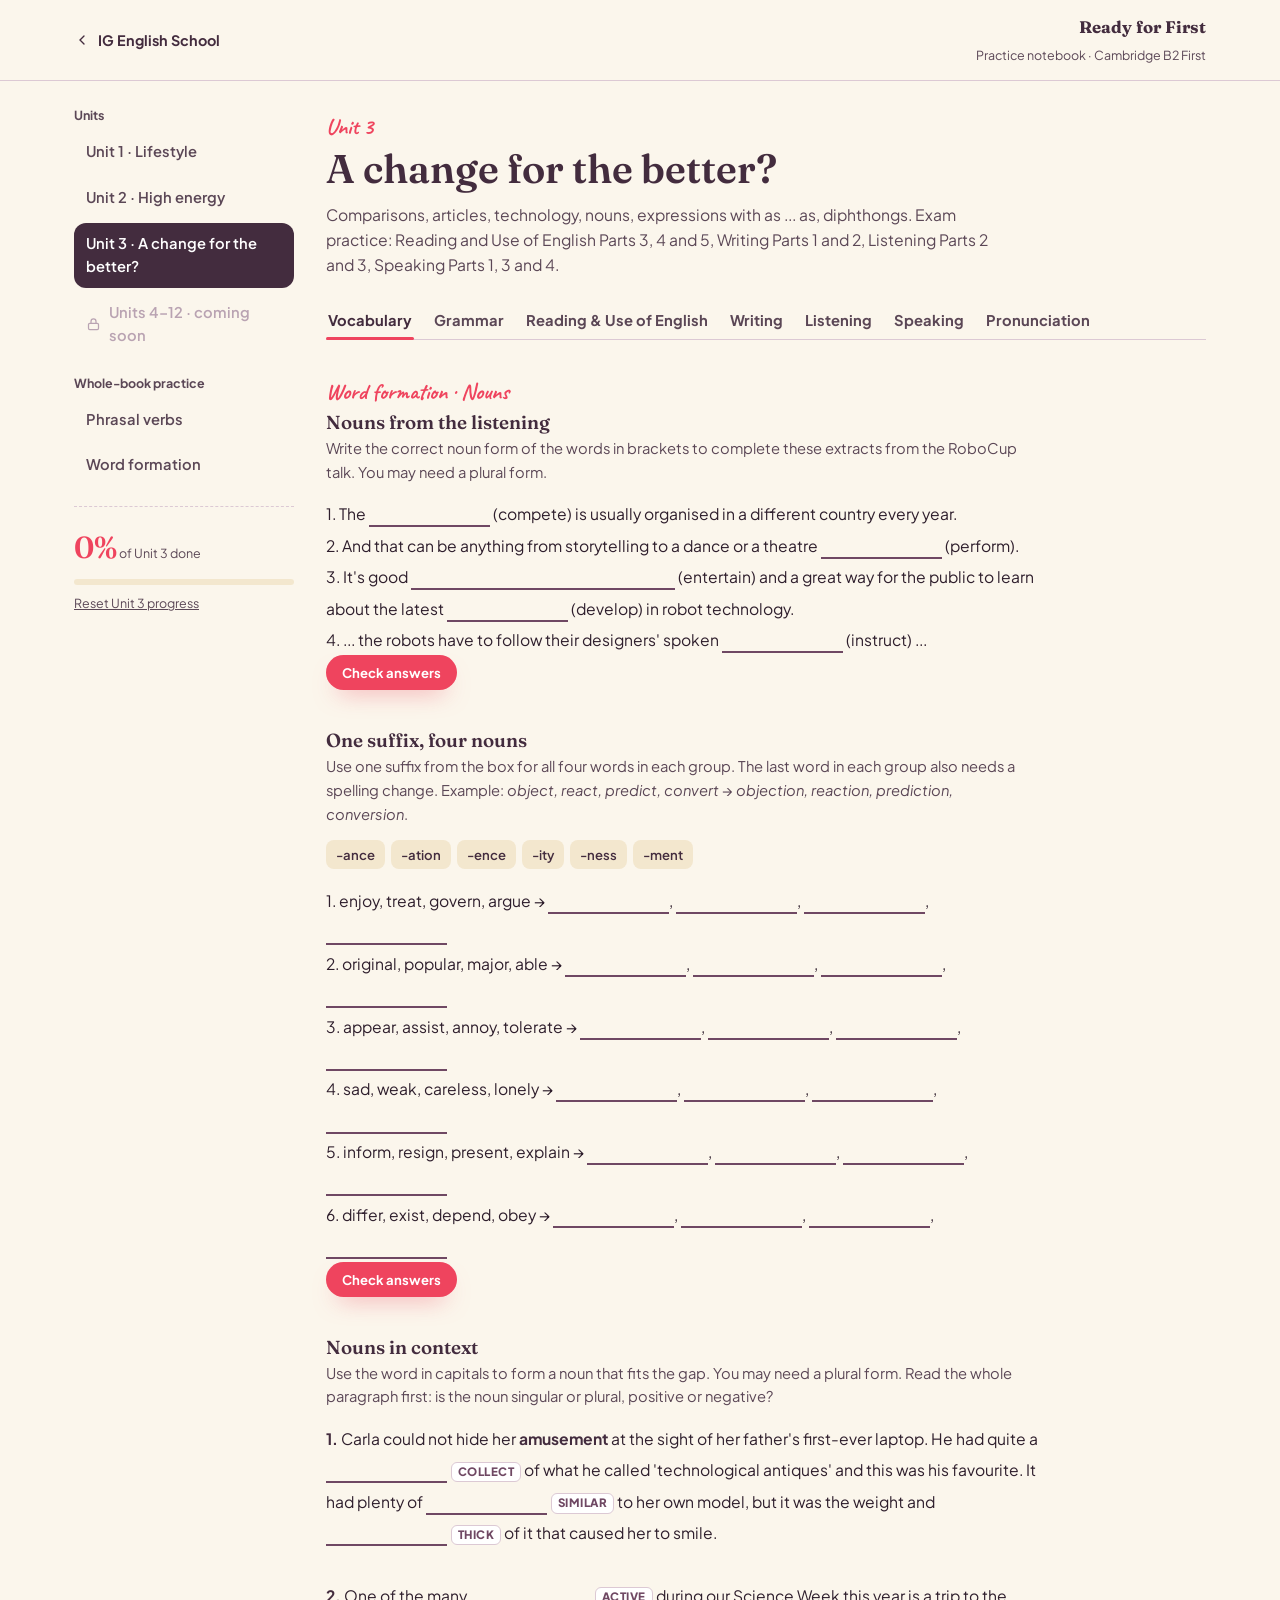
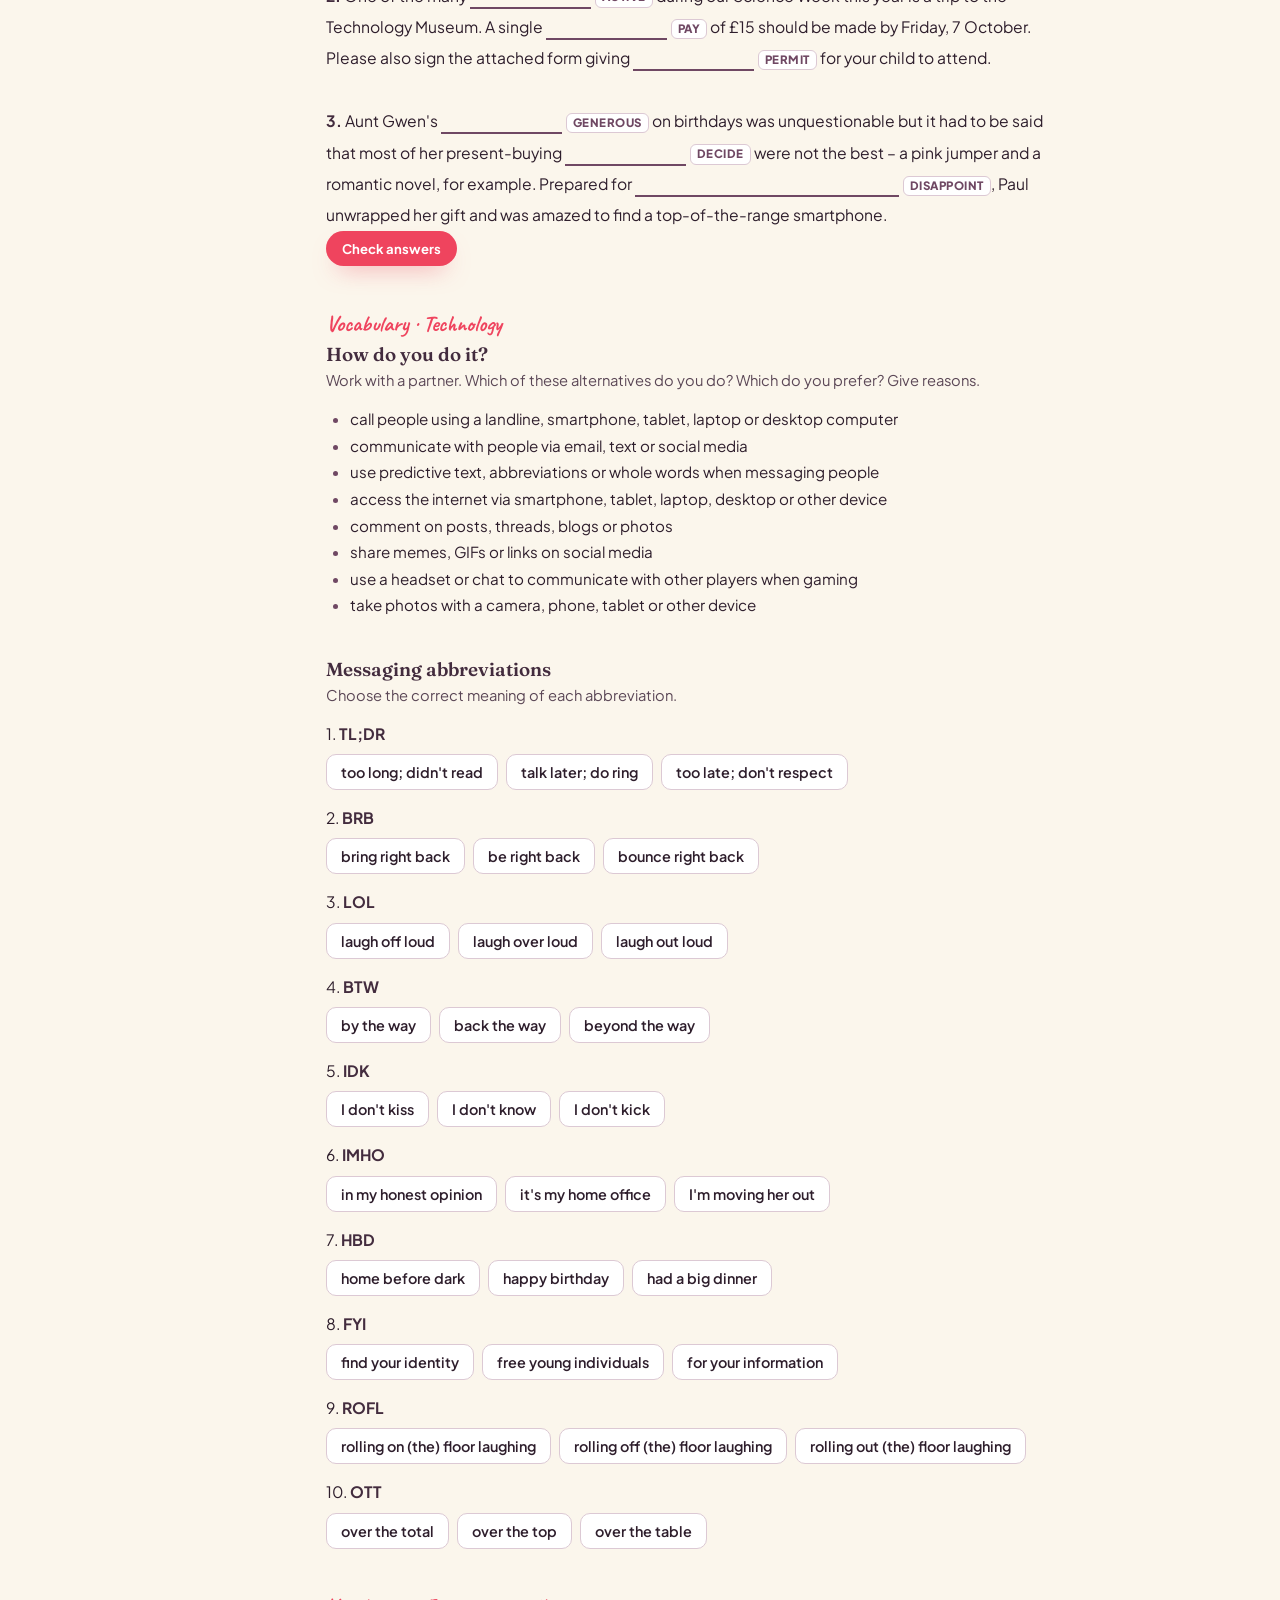
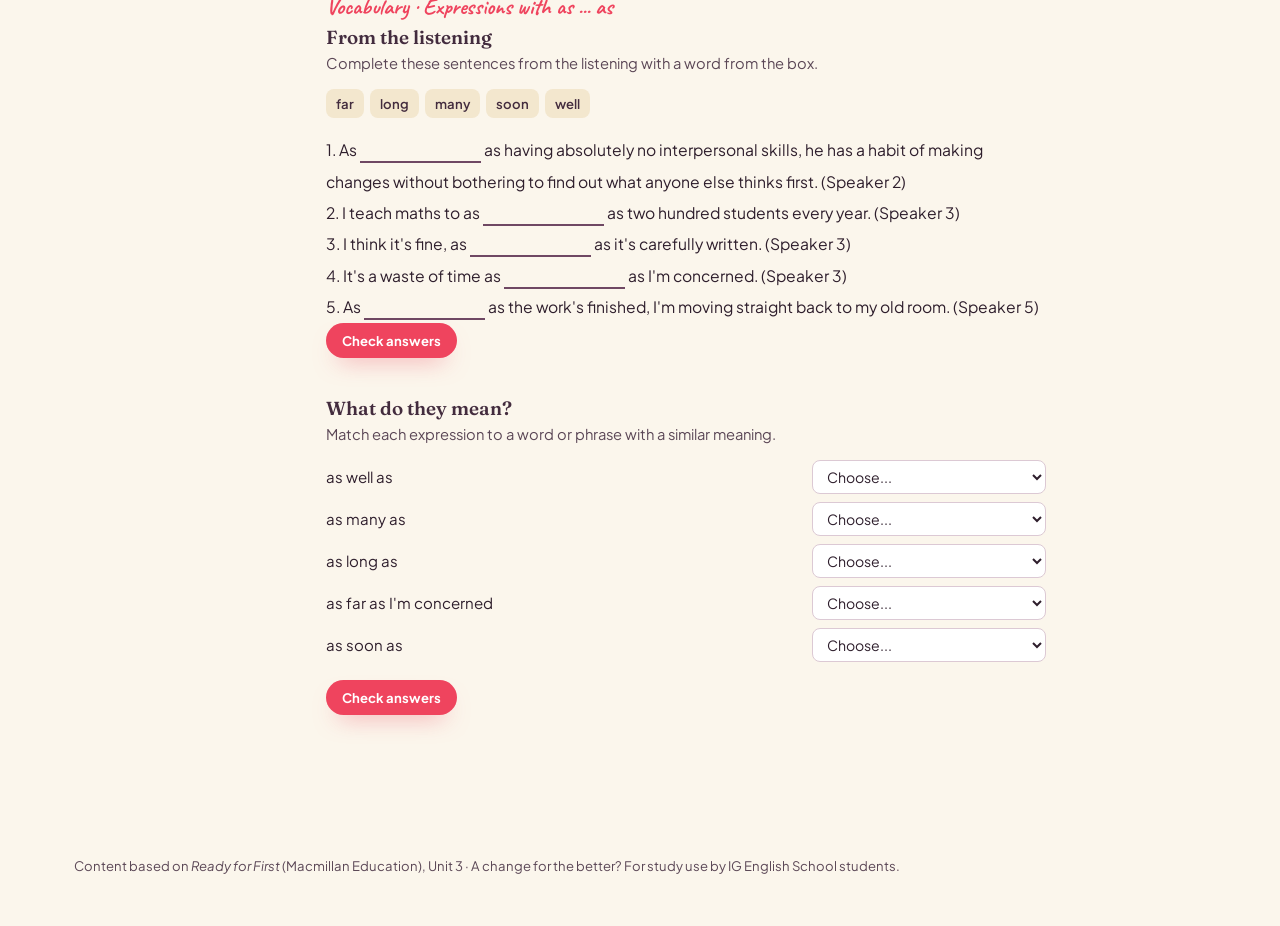
<file: ready-for-first/unit-03.html>
<!doctype html>
<html lang="en">
<head>
<meta charset="utf-8">
<title>Unit 3 · A change for the better? — Ready for First practice</title>
<meta name="viewport" content="width=device-width, initial-scale=1">
<meta name="description" content="Ready for First Unit 3 (A change for the better?): interactive practice for the Cambridge B2 First exam.">
<link rel="preconnect" href="https://fonts.googleapis.com">
<link rel="preconnect" href="https://fonts.gstatic.com" crossorigin>
<link href="https://fonts.googleapis.com/css2?family=Fraunces:ital,opsz,wght@0,9..144,300;0,9..144,500;0,9..144,600;0,9..144,700;1,9..144,500;1,9..144,600&family=Caveat:wght@600;700&family=Plus+Jakarta+Sans:ital,wght@0,400;0,500;0,600;0,700;0,800;1,500&display=swap" rel="stylesheet">
<link rel="icon" href="assets/icon.svg" type="image/svg+xml">
<link rel="icon" href="assets/icon-32.png" sizes="32x32" type="image/png">
<link rel="apple-touch-icon" href="assets/apple-touch-icon.png">
<meta name="theme-color" content="#432C3E">
<link rel="stylesheet" href="assets/rff.css">
</head>
<body>

<div class="tb">
  <div class="tb-inner">
    <a class="tb-back" href="../index.html">
      <svg viewBox="0 0 24 24" fill="none" stroke="currentColor" stroke-width="2" stroke-linecap="round" aria-hidden="true"><path d="M15 18l-6-6 6-6"/></svg>
      IG English School
    </a>
    <div class="tb-title">
      <a href="index.html"><strong>Ready for First</strong></a>
      <span>Practice notebook · Cambridge B2 First</span>
    </div>
  </div>
</div>

<main class="shell">
  <aside class="rail" id="rail"></aside>
  <div class="content">
    <header class="view-head">
      <span class="kicker">Unit 3</span>
      <h1>A change for the better?</h1>
      <p>Comparisons, articles, technology, nouns, expressions with as ... as, diphthongs. Exam practice: Reading and Use of English Parts 3, 4 and 5, Writing Parts 1 and 2, Listening Parts 2 and 3, Speaking Parts 1, 3 and 4.</p>
    </header>

    <nav class="tabs" aria-label="Unit 3 sections">
      <button class="tab-btn active" data-tab="vocab">Vocabulary</button>
      <button class="tab-btn" data-tab="grammar">Grammar</button>
      <button class="tab-btn" data-tab="rue">Reading &amp; Use of English</button>
      <button class="tab-btn" data-tab="writing">Writing</button>
      <button class="tab-btn" data-tab="listening">Listening</button>
      <button class="tab-btn" data-tab="speaking">Speaking</button>
      <button class="tab-btn" data-tab="pron">Pronunciation</button>
    </nav>

    <!-- ================= VOCABULARY ================= -->
    <section class="page active" data-tab="vocab">

      <div class="block" data-ex="wf-nouns-listening">
        <span class="kicker">Word formation · Nouns</span>
        <h3>Nouns from the listening</h3>
        <p class="instr">Write the correct noun form of the words in brackets to complete these extracts from the RoboCup talk. You may need a plural form.</p>
        <div class="gaptext" id="nounsListen"></div>
        <button class="btn btn-primary btn-sm" data-check="nounsListen">Check answers</button>
        <p class="result-line" id="nounsListen-result"></p>
      </div>

      <div class="block" data-ex="wf-nouns-suffix">
        <h3>One suffix, four nouns</h3>
        <p class="instr">Use one suffix from the box for all four words in each group. The last word in each group also needs a spelling change. Example: <em>object, react, predict, convert → objection, reaction, prediction, conversion</em>.</p>
        <div class="bank"><span>-ance</span><span>-ation</span><span>-ence</span><span>-ity</span><span>-ness</span><span>-ment</span></div>
        <div class="gaptext" id="nounsSuffix"></div>
        <button class="btn btn-primary btn-sm" data-check="nounsSuffix">Check answers</button>
        <p class="result-line" id="nounsSuffix-result"></p>
      </div>

      <div class="block" data-ex="wf-nouns-texts">
        <h3>Nouns in context</h3>
        <p class="instr">Use the word in capitals to form a noun that fits the gap. You may need a plural form. Read the whole paragraph first: is the noun singular or plural, positive or negative?</p>
        <div class="gaptext" id="nounsTexts"></div>
        <button class="btn btn-primary btn-sm" data-check="nounsTexts">Check answers</button>
        <p class="result-line" id="nounsTexts-result"></p>
      </div>

      <div class="block">
        <span class="kicker">Vocabulary · Technology</span>
        <h3>How do you do it?</h3>
        <p class="instr">Work with a partner. Which of these alternatives do you do? Which do you prefer? Give reasons.</p>
        <ul class="statements" style="list-style:disc;">
          <li>call people using a landline, smartphone, tablet, laptop or desktop computer</li>
          <li>communicate with people via email, text or social media</li>
          <li>use predictive text, abbreviations or whole words when messaging people</li>
          <li>access the internet via smartphone, tablet, laptop, desktop or other device</li>
          <li>comment on posts, threads, blogs or photos</li>
          <li>share memes, GIFs or links on social media</li>
          <li>use a headset or chat to communicate with other players when gaming</li>
          <li>take photos with a camera, phone, tablet or other device</li>
        </ul>
      </div>

      <div class="block" data-ex="voc-abbrev">
        <h3>Messaging abbreviations</h3>
        <p class="instr">Choose the correct meaning of each abbreviation.</p>
        <div id="abbrev"></div>
      </div>

      <div class="block" data-ex="voc-asas">
        <span class="kicker">Vocabulary · Expressions with as ... as</span>
        <h3>From the listening</h3>
        <p class="instr">Complete these sentences from the listening with a word from the box.</p>
        <div class="bank"><span>far</span><span>long</span><span>many</span><span>soon</span><span>well</span></div>
        <div class="gaptext" id="asAs"></div>
        <button class="btn btn-primary btn-sm" data-check="asAs">Check answers</button>
        <p class="result-line" id="asAs-result"></p>
      </div>

      <div class="block" data-ex="voc-asas-meaning">
        <h3>What do they mean?</h3>
        <p class="instr">Match each expression to a word or phrase with a similar meaning.</p>
        <div id="asAsMeaning"></div>
        <button class="btn btn-primary btn-sm" data-check="asAsMeaning" style="margin-top:10px;">Check answers</button>
        <p class="result-line" id="asAsMeaning-result"></p>
      </div>

    </section>

    <!-- ================= GRAMMAR ================= -->
    <section class="page" data-tab="grammar">

      <div class="block" data-ex="gram-comp-text">
        <span class="kicker">Grammar · Comparisons</span>
        <h3>Comparisons in <em>My digital detox</em></h3>
        <p class="instr">Complete these sentences from the article. If a word is given in brackets, write the correct form of it. You may need more than one word.</p>
        <div class="gaptext" id="compText"></div>
        <button class="btn btn-primary btn-sm" data-check="compText">Check answers</button>
        <p class="result-line" id="compText-result"></p>
      </div>

      <div class="block" data-ex="gram-comp-forms">
        <h3>Comparative and superlative forms</h3>
        <p class="instr">Write the comparative and superlative of each word. Example: <em>strange → stranger, the strangest</em>.</p>
        <div class="gaptext" id="compForms"></div>
        <button class="btn btn-primary btn-sm" data-check="compForms">Check answers</button>
        <p class="result-line" id="compForms-result"></p>
      </div>

      <div class="block">
        <h3>The rules in brief</h3>
        <div class="margin-note">
          <p><strong>Form:</strong> one-syllable adjectives add <em>-er/-est</em> (cheap, cheaper, the cheapest; double the consonant after a short vowel: thin, thinner). Two-syllable adjectives ending in <em>-y</em> change to <em>-ier/-iest</em> (happier). Most other adjectives with two or more syllables, and most adverbs, use <em>more/the most</em> (more sincere, more quietly). Some two-syllable adjectives can do both (cleverer / more clever). Irregular: good/well → better → the best; bad/badly → worse → the worst; far → further/farther → the furthest/farthest.</p>
          <p><strong>Small and big differences:</strong> <em>a bit, a little, slightly</em> + comparative (slightly bigger); <em>much, (quite) a lot, far, significantly</em> + comparative (much faster). <em>By far / easily</em> + superlative (by far the best). Use <em>in</em> before the group: the naughtiest boy <em>in</em> the class.</p>
          <p><strong>as ... as:</strong> <em>(just) as</em> + adjective + <em>as</em> for similarity; <em>not (quite / nearly / so) ... as</em> for differences (<em>not nearly as bad as</em> = a big difference). <em>as much</em> + uncountable, <em>as many</em> + countable. <em>the same</em> + noun + <em>as</em> (the same age as my dad).</p>
          <p><strong>Other patterns:</strong> <em>less/the least</em> are the opposites of <em>more/the most</em>; <em>fewer</em> with plural nouns. <em>The</em> + comparative, <em>the</em> + comparative for changes that happen together (The more money I have, the faster I spend it). <em>There isn't much difference between ...</em>. <em>make more of an effort / pose more of a danger</em>.</p>
        </div>
      </div>

      <div class="block" data-ex="gram-comp-rfg1">
        <span class="kicker">Ready for Grammar</span>
        <h3>Choose an adjective and the right form</h3>
        <p class="instr">Complete the sentences with adjectives from the box. You may need the comparative or superlative form, or you may not need to change the adjective.</p>
        <div class="bank"><span>boring</span><span>careful</span><span>cold</span><span>early</span><span>fast</span><span>good</span><span>hard</span><span>hot</span><span>quiet</span><span>tired</span></div>
        <div class="gaptext" id="compRfg1"></div>
        <button class="btn btn-primary btn-sm" data-check="compRfg1">Check answers</button>
        <p class="result-line" id="compRfg1-result"></p>
      </div>

      <div class="block" data-ex="gram-comp-rfg2">
        <h3>Same meaning</h3>
        <p class="instr">Complete sentence b so that it means the same as sentence a. Use words from the box; some are used more than once.</p>
        <div class="bank"><span>as</span><span>between</span><span>great</span><span>many</span><span>more</span><span>much</span><span>not</span><span>same</span><span>such</span><span>the</span></div>
        <div class="gaptext" id="compRfg2"></div>
        <button class="btn btn-primary btn-sm" data-check="compRfg2">Check answers</button>
        <p class="result-line" id="compRfg2-result"></p>
      </div>

      <div class="block" data-ex="gram-comp-review">
        <span class="kicker">Review · Comparisons</span>
        <h3>Max has changed</h3>
        <p class="instr">Complete the blog post with words from the box. You won't need all the words.</p>
        <div class="bank"><span>by</span><span>in</span><span>less</span><span>little</span><span>lot</span><span>many</span><span>more</span><span>most</span><span>much</span><span>nearly</span><span>of</span><span>so</span><span>such</span><span>the</span><span>to</span></div>
        <div class="gaptext" id="compReview"></div>
        <button class="btn btn-primary btn-sm" data-check="compReview">Check answers</button>
        <p class="result-line" id="compReview-result"></p>
      </div>

      <div class="block" data-ex="gram-articles-text">
        <span class="kicker">Grammar · Articles</span>
        <h3>A century of change</h3>
        <p class="instr">Complete each gap with <em>a</em>, <em>an</em> or <em>the</em>, or type a dash (–) if no article is needed. There is an example at the beginning (0).</p>
        <div class="gaptext" id="articlesText"></div>
        <button class="btn btn-primary btn-sm" data-check="articlesText">Check answers</button>
        <p class="result-line" id="articlesText-result"></p>
      </div>

      <div class="block">
        <h3>Articles: the rules in brief</h3>
        <div class="margin-note">
          <p><strong>the</strong>: when there is only one (the manager); when something is mentioned again; when both people know what you mean (The film starts in 10 minutes); for a specific part of something (the beginning of the film); for groups like inventions and animal species (The mop was invented in Spain); with adjectives for groups of people (the homeless, the rich); with superlatives; with musical instruments (play the piano); with transport on a timetable (get the bus); with some countries (the USA), oceans, mountain ranges, deserts and rivers.</p>
          <p><strong>a/an</strong>: when you first mention a singular countable noun; for any one of several things (Could you pass me a biscuit?); for jobs (She's a nuclear scientist); with some numbers (a hundred, a thousand); meaning <em>per</em> (twice a day, 50 miles an hour).</p>
          <p><strong>No article</strong>: for plural or uncountable nouns in general (Do you think computers will replace teachers?); with most streets, towns, cities and countries; in common expressions like <em>go home, be at work/school, in hospital, go by car, on holiday, have breakfast, at night</em>.</p>
        </div>
      </div>

      <div class="block" data-ex="gram-articles-rfg">
        <span class="kicker">Ready for Grammar</span>
        <h3>Article or no article?</h3>
        <p class="instr">Write <em>a</em>, <em>an</em> or <em>the</em>, or a dash (–) for no article.</p>
        <div class="gaptext" id="articlesRfg"></div>
        <button class="btn btn-primary btn-sm" data-check="articlesRfg">Check answers</button>
        <p class="result-line" id="articlesRfg-result"></p>
      </div>

      <div class="block" data-ex="gram-articles-errors">
        <span class="kicker">Review · Articles</span>
        <h3>Find the mistake</h3>
        <p class="instr">Each line has one mistake with articles: an article is missing, wrong or not needed. Rewrite the underlined part correctly. The first two have been done for you: <em>always <b>a</b> good idea</em>; <em>in <s>the</s> different ways</em>.</p>
        <div class="gaptext" id="articlesErrors"></div>
        <button class="btn btn-primary btn-sm" data-check="articlesErrors">Check answers</button>
        <p class="result-line" id="articlesErrors-result"></p>
      </div>

    </section>

    <!-- ================= READING & USE OF ENGLISH ================= -->
    <section class="page" data-tab="rue">

      <div class="block wide" data-ex="rue-part5">
        <span class="kicker">Part 5 · Multiple choice</span>
        <h3>My digital detox</h3>
        <p class="instr">Read the article, then for questions 1–6 choose the answer (A, B, C or D) which fits best according to the text.</p>
        <div class="tip"><strong>How to go about it:</strong> read the article first for an overall understanding. The questions are in the same order as the information in the text, so find the part that relates to each question. Eliminate the options that are clearly wrong, then check the others. If you still can't decide, choose one: marks are not taken off for wrong answers.</div>
        <div class="passage" id="detoxText"></div>
        <div id="part5Qs"></div>
        <div class="tip">In the exam, Part 5 questions can test a detail (question 1), the writer's attitude or opinion (2), a comparison (3), or the meaning of a phrase in context (5). The last question sometimes tests the whole text: the writer's purpose or the overall tone.</div>
      </div>

      <div class="block wide" data-ex="rue-part3-circus">
        <span class="kicker">Ready for Use of English · Part 3</span>
        <h3>Careers information: circus performers</h3>
        <p class="instr">Use the word in capitals to form a word that fits the gap. There is an example at the beginning (0).</p>
        <div class="gaptext" id="circus"></div>
        <button class="btn btn-primary btn-sm" data-check="circus">Check answers</button>
        <p class="result-line" id="circus-result"></p>
      </div>

      <div class="block wide" data-ex="rue-part3-hart">
        <span class="kicker">Review · Part 3 · Word formation</span>
        <h3>Michael Hart</h3>
        <p class="instr">Use the word in capitals to form a word that fits the gap. There is an example at the beginning (0).</p>
        <div class="gaptext" id="hart"></div>
        <button class="btn btn-primary btn-sm" data-check="hart">Check answers</button>
        <p class="result-line" id="hart-result"></p>
      </div>

      <div class="block" data-ex="rue-part4">
        <span class="kicker">Review · Part 4 · Key word transformation</span>
        <h3>Same meaning, different words</h3>
        <p class="instr">Complete the second sentence so that it means the same as the first, using the word given. Use between two and five words, including the word given.</p>
        <div id="kwt3"></div>
        <button class="btn btn-primary btn-sm" data-check="kwt3" style="margin-top:6px;">Check answers</button>
        <p class="result-line" id="kwt3-result"></p>
      </div>

    </section>

    <!-- ================= WRITING ================= -->
    <section class="page" data-tab="writing">

      <div class="block wide" data-ex="writing-essay">
        <span class="kicker">Part 1 · Essay</span>
        <h3>Has technology made a positive contribution to sport today?</h3>
        <div class="margin-note"><p><strong>The task:</strong> Your English class has been discussing the effect of technology on sport. Now your English teacher has asked you to write an essay. Write an essay using <strong>all</strong> the notes and giving reasons for your point of view. <em>Notes — write about: 1 the use of technology to improve performance; 2 the use of technology in refereeing decisions; 3 ... (your own idea).</em></p></div>
        <div class="model-answer show" style="margin-bottom:16px;">
          <p class="letter"><strong>1</strong> <u>Some people feel</u> that technology has helped to improve our enjoyment of sport and they approve of its use. <u>Others, however, believe</u> it has a negative effect and would prefer to see its influence limited.
<strong>2</strong> <u>On the positive side</u>, the use of technology in football to decide if a goal has been scored or not, or in tennis to judge whether the ball is in or out, clearly helps to make the games fairer. Communication between sports officials via microphones also improves the quality of their decisions. <u>Another positive influence</u> of technology is its role in increasing safety for competitors. Modern helmet design in cycling is an example of this.
<strong>3</strong> <u>On the negative side</u>, the use of technology to improve performance can give some sportspeople an unfair advantage over others. <u>For this reason</u>, full-length swimsuits and so-called 'superbikes' have now both been banned from some swimming and cycling competitions.
<strong>4</strong> <u>In conclusion</u>, I think that as long as sporting achievements remain the result of human effort, rather than scientific advances, then the contribution of technology will always be positive.</p>
        </div>
        <div id="essayQs"></div>
        <p class="instr" style="margin-top:8px;">What is the purpose of each paragraph?</p>
        <div id="essayParas"></div>
        <button class="btn btn-primary btn-sm" data-check="essayParas" style="margin-top:10px;">Check answers</button>
        <p class="result-line" id="essayParas-result"></p>
      </div>

      <div class="block" data-ex="writing-linkers">
        <h3>Linking expressions</h3>
        <p class="instr">What is each linking expression used for? Some come from the model answer, the others are useful alternatives.</p>
        <div id="linkers"></div>
        <button class="btn btn-primary btn-sm" data-check="linkers" style="margin-top:10px;">Check answers</button>
        <p class="result-line" id="linkers-result"></p>
      </div>

      <div class="block">
        <h3>Your turn: essay</h3>
        <div class="margin-note"><p>Your English class has been discussing the role of information and communications technology in today's world. Now your English teacher has asked you to write an essay. Write an essay using <strong>all</strong> the notes and giving reasons for your point of view.</p>
          <p><strong>Do we really need the internet to enjoy life to the full?</strong> Notes — write about: 1 friendships; 2 entertainment; 3 ... (your own idea).</p></div>
        <div class="tip"><strong>Choosing your own idea:</strong> consider how technology does and doesn't help us enjoy life. <em>Reference material</em>: quick, easy access to information gives us more time for leisure. <em>Shopping</em>: simple, with a wider range of products, but perhaps less fun than going to shops with friends. <em>Working at home</em>: more time with family, but it can be lonely and boring. <em>Health</em>: a sedentary lifestyle, back problems, eyesight.</div>
        <div class="tip"><strong>How to go about it:</strong> for each note, list positive and negative ideas (friendships — positive: we can be in constant contact; negative: we might not develop good social skills, and it's no substitute for face-to-face conversation). Choose the points you want to include, then plan your introduction and conclusion. Use paragraphs and linking devices, a range of vocabulary and grammar, and a consistently formal or neutral style. Check your grammar, spelling and punctuation at the end.</div>
        <div class="freewrite">
          <textarea id="essayFree" placeholder="Do we really need the internet to enjoy life to the full?" aria-label="Your essay"></textarea>
          <p class="word-counter" id="essayFreeCounter">0 words (target: 140–190)</p>
        </div>
        <ul class="checklist">
          <li><label><input type="checkbox"> I wrote about both notes and added my own idea</label></li>
          <li><label><input type="checkbox"> I gave both sides of the argument and a clear conclusion</label></li>
          <li><label><input type="checkbox"> I used paragraphs and a range of linking expressions</label></li>
          <li><label><input type="checkbox"> My style is formal or neutral throughout (no contractions)</label></li>
        </ul>
        <button class="btn btn-ghost btn-sm" data-script="essayModel" data-open-label="Hide the sample answer" aria-expanded="false" style="margin-top:14px;">Show a sample answer</button>
        <div class="model-answer" id="essayModel">
          <p class="letter">The internet is everywhere and there are many advantages for have it. However, it is not sure that we must have it for to enjoy the life completely.
On the one hand it is much better to speak with your friends personally and don't get in touch with them online all the time. The only way to keep your friends and have a good relationship with them is see them regularly, rather than to chat on the social media. Also, about the entertainment, it is better to play the games or watch the films with other people, not by your own.
On the other hand, shopping online is better that go to the shops. There are more products for to choose and it is not so tired as walk round shops all the day try the clothes.
To conclude, we don't really need the internet to enjoy the life to the full. A computer or a phone cannot give you the good relations you have when you are with another people. However, it is useful for some things, like the shopping.</p>
          <p style="margin-top:6px;">181 words · Mark: <strong>pass</strong></p>
          <h4>Examiner comments</h4>
          <p><strong>Content:</strong> All content is relevant and the reader is on the whole informed, though not fully. The student refers to both friendships and entertainment, but the latter point is not fully developed. Shopping is the student's own idea. A clear conclusion says that computers and phones are no substitute for contact with real people, although they can be useful.</p>
          <p><strong>Communicative achievement:</strong> There is a clear essay structure: an opening statement, two paragraphs on the pros and cons of the internet, and a concluding paragraph with the writer's opinion. The register is consistently neutral, with some more formal language to introduce ideas (<em>On the one hand; On the other hand; To conclude; However</em>).</p>
          <p><strong>Organisation:</strong> Clear paragraphs and a reasonable selection of linking words, particularly across paragraphs. The student probably means <em>as for entertainment</em> when writing <em>about the entertainment</em>.</p>
          <p><strong>Language:</strong> The errors do not stop communication, but there are so many of them that they distract the reader, especially with verb forms (<em>advantages for have it; for to enjoy; better that go</em>) and articles (<em>enjoy the life; chat on the social media; the games or the films</em>). Some complex structures and less common vocabulary are used successfully (<em>it is much better to speak with your friends personally; get in touch with them online</em>).</p>
        </div>
      </div>

      <div class="block">
        <span class="kicker">Review · Part 2 · Article</span>
        <h3>Your turn: life changes</h3>
        <div class="margin-note"><p>You have seen this announcement in an international magazine. <strong>LIFE CHANGES.</strong> Write us an article about a time in your life when something changed. Mention the reasons for the change and describe your feelings before and after it. We will publish the most interesting articles next month.</p></div>
        <p class="instr">Write your article in 140–190 words. Remember what makes a good article (Unit 2): an interesting title, a strong opening, a lively style that talks to the reader, and a memorable ending.</p>
        <div class="freewrite">
          <textarea id="articleFree" placeholder="Title ..." aria-label="Your article"></textarea>
          <p class="word-counter" id="articleFreeCounter">0 words (target: 140–190)</p>
        </div>
      </div>

    </section>

    <!-- ================= LISTENING ================= -->
    <section class="page" data-tab="listening">

      <div class="block" data-ex="listening-part2">
        <span class="kicker">Part 2 · Sentence completion</span>
        <h3>RoboCup</h3>
        <p class="instr">You will hear an Australian student called Paul giving a talk about RoboCup, an international robotics competition. For questions 1–10, complete the sentences with a word or short phrase.</p>
        <div class="tip"><strong>Before you listen:</strong> read the sentences and think about the kind of information that fits each gap: a place, a number, a noun, an adjective? You may hear information that could fit a gap but doesn't answer the question.</div>
        <div class="audio-box">
          <span class="audio-label">Track 3.1</span>
          <audio controls preload="none" src="audio/unit-03/track-3.1.mp3"></audio>
          <span class="audio-note">Listen twice, as in the exam.</span>
        </div>
        <div class="gaptext" id="robo"></div>
        <div class="btn-row" style="margin-top:8px;">
          <button class="btn btn-primary btn-sm" data-check="robo">Check answers</button>
          <button class="btn btn-ghost btn-sm" data-script="roboScript" data-open-label="Hide the audioscript" aria-expanded="false">Show where the answers are</button>
        </div>
        <p class="result-line" id="robo-result"></p>
        <div class="script-lines" id="roboScript"></div>
        <div class="tip">Discuss: Would you be interested in attending or taking part in RoboCup? Do you agree with Paul that robots "might become a reality in the home in the future"?</div>
      </div>

      <div class="block" data-ex="listening-part3">
        <span class="kicker">Part 3 · Multiple matching</span>
        <h3>Changes at school</h3>
        <p class="instr">You will hear five short extracts in which secondary school teachers are talking about changes that have been made in their schools. For questions 1–5, choose from the list (A–H) what each speaker says about the changes. Use the letters only once. There are three extra letters which you do not need to use.</p>
        <div class="tip"><strong>How to go about it:</strong> underline the key words in the eight options (A: <em>a number of new problems</em>). But if you hear one of those words, don't assume that option is the answer. Listen carefully both times before you decide.</div>
        <ol class="statements" type="A">
          <li>The change has resulted in a number of new problems.</li>
          <li>Too many changes have been introduced.</li>
          <li>The change is insufficient to solve a problem.</li>
          <li>We should have been consulted about the change.</li>
          <li>The change is being made for selfish reasons.</li>
          <li>Most parents support the change.</li>
          <li>The change has brought unexpected benefits.</li>
          <li>Most of the teachers feel the change is unnecessary.</li>
        </ol>
        <div class="audio-box">
          <span class="audio-label">Track 3.2</span>
          <audio controls preload="none" src="audio/unit-03/track-3.2.mp3"></audio>
          <span class="audio-note">Listen twice, as in the exam.</span>
        </div>
        <div id="teachers"></div>
        <div class="btn-row" style="margin-top:10px;">
          <button class="btn btn-primary btn-sm" data-check="teachers">Check answers</button>
          <button class="btn btn-ghost btn-sm" data-script="teachersScript" data-open-label="Hide the audioscript" aria-expanded="false">Show where the answers are</button>
        </div>
        <p class="result-line" id="teachers-result"></p>
        <div class="script-lines" id="teachersScript"></div>
        <div class="tip">Speak: tell your partner about at least two changes that have happened recently in your life. Describe the reasons for them and how you feel about them.</div>
      </div>

    </section>

    <!-- ================= SPEAKING ================= -->
    <section class="page" data-tab="speaking">

      <div class="block wide">
        <span class="kicker">Part 1 · Interview</span>
        <h3>Change: answer in 20 seconds</h3>
        <p class="instr">Press Start and answer out loud. Develop your answers with reasons and examples.</p>
        <div id="speakingP1List"></div>
      </div>

      <div class="block wide">
        <span class="kicker">Part 3 · Collaborative task</span>
        <h3>A century of change</h3>
        <p class="instr">Your class has decided to do a project on changes and developments over the last century. Talk with your partner about some of the changes that have taken place in the different areas of our lives below.</p>
        <div class="mindmap">
          <span class="mm-centre">What changes have taken place in these different areas over the last century?</span>
          <span>Free time</span>
          <span>Communication</span>
          <span>Education</span>
          <span>Medicine</span>
          <span>Travel and transport</span>
        </div>
        <div class="timer-box"><span class="q">Task 1 · discuss together</span><span class="clock" id="clockP3a">2:00</span><button class="btn btn-ghost btn-sm" data-timer="120" data-clock="clockP3a">Start</button></div>
        <button class="btn btn-ghost btn-sm" data-script="p3Task2" data-open-label="Hide the second question" aria-expanded="false">I've finished task 1: show the second question</button>
        <div class="script-lines" id="p3Task2">
          <p style="font-size:1rem; color:var(--plum-deep);"><strong>Now decide in which two areas the most positive changes have taken place.</strong></p>
          <div class="timer-box"><span class="q">Task 2 · decide together</span><span class="clock" id="clockP3b">1:00</span><button class="btn btn-ghost btn-sm" data-timer="60" data-clock="clockP3b">Start</button></div>
        </div>
        <button class="btn btn-ghost btn-sm" data-script="p3Lang" data-open-label="Hide useful language" aria-expanded="false">Show useful language</button>
        <div class="phrase-bank" id="p3Lang">
          <h4>Relevant grammar</h4>
          <ul>
            <li>Present perfect: <em>Technology has changed the way we communicate.</em></li>
            <li>Past habits: <em>We used to play outside more.</em></li>
            <li>Present habits: <em>It's quite normal for schools to provide tablets now.</em></li>
            <li>Comparisons: <em>We're a lot healthier now, thanks to medical advances.</em></li>
          </ul>
          <h4>Asking questions</h4>
          <ul><li>Can you think of any more changes?</li><li>Do you have any other ideas?</li><li>Do you agree with me on that?</li></ul>
          <h4>Agreeing and disagreeing</h4>
          <ul><li>That's right/true. · I think so, too. · I agree (up to a point).</li><li>That's not right/true. · I really don't think so. · I completely disagree.</li></ul>
        </div>
      </div>

      <div class="block wide">
        <span class="kicker">Part 4 · Discussion</span>
        <h3>More about change</h3>
        <p class="instr">Give full answers with reasons. You can also discuss the questions with your partner.</p>
        <div id="speakingP4List"></div>
      </div>

    </section>

    <!-- ================= PRONUNCIATION ================= -->
    <section class="page" data-tab="pron">

      <div class="block" data-ex="pron-match">
        <span class="kicker">Pronunciation · Diphthongs</span>
        <h3>Match the words to their pronunciation</h3>
        <p class="instr">These words come from <em>My digital detox</em>. Match each one to its pronunciation, then listen to check.</p>
        <div class="audio-box">
          <span class="audio-label">Track 3.3</span>
          <audio controls preload="none" src="audio/unit-03/track-3.3.mp3"></audio>
        </div>
        <div id="diphMatch"></div>
        <button class="btn btn-primary btn-sm" data-check="diphMatch" style="margin-top:10px;">Check answers</button>
        <p class="result-line" id="diphMatch-result"></p>
      </div>

      <div class="block" data-ex="pron-rules">
        <h3>What is a diphthong?</h3>
        <p class="instr">Choose the correct option to complete each rule.</p>
        <div id="diphRules"></div>
      </div>

      <div class="block" data-ex="pron-columns">
        <h3>Which diphthong?</h3>
        <p class="instr">Choose the diphthong in each word. The first eight are from the exercise above. Then listen to track 3.4 and do the same for the words you hear.</p>
        <div id="diphCols"></div>
        <div class="audio-box" style="margin-top:14px;">
          <span class="audio-label">Track 3.4</span>
          <audio controls preload="none" src="audio/unit-03/track-3.4.mp3"></audio>
        </div>
        <div id="diphCols2"></div>
        <button class="btn btn-primary btn-sm" data-check="diphColsAll" style="margin-top:10px;">Check answers</button>
        <p class="result-line" id="diphColsAll-result"></p>
        <div class="tip">Now write a sentence using at least four of these words, and practise saying it with a partner. For example: <em>I was disappointed when the robot came home so late.</em></div>
      </div>

    </section>

  </div>
</main>

<footer class="rf-footer">
  Content based on <em>Ready for First</em> (Macmillan Education), Unit 3 · A change for the better? For study use by IG English School students.
</footer>

<script src="assets/rff.js"></script>
<script>
(function(){
  "use strict";
  var R = RFF, el = R.el, buildChoice = R.buildChoice, buildGapText = R.buildGapText, buildMatching = R.buildMatching;

  R.initPage({page:"unit-03", unit:{id:"unit-03", n:3, ids:[
    "wf-nouns-listening","wf-nouns-suffix","wf-nouns-texts","voc-abbrev","voc-asas","voc-asas-meaning",
    "gram-comp-text","gram-comp-forms","gram-comp-rfg1","gram-comp-rfg2","gram-comp-review","gram-articles-text","gram-articles-rfg","gram-articles-errors",
    "rue-part5","rue-part3-circus","rue-part3-hart","rue-part4","writing-essay","writing-linkers",
    "listening-part2","listening-part3","pron-match","pron-rules","pron-columns"]}});

  function opts(list){ return list.map(function(w){ return {key:w, label:w}; }); }
  function g(){ return {gap:true, answers:Array.prototype.slice.call(arguments)}; }
  function k(key){ var a = Array.prototype.slice.call(arguments, 1); return {gap:true, answers:a, key:key}; }
  var ART = function(){ var a = Array.prototype.slice.call(arguments); return {gap:true, answers:a.map(function(x){ return x === "-" ? "–|-|0|no article|x" : x; }).join("|").split("|")}; };
  function kwt(container, items){
    items.forEach(function(item, idx){
      var wrap = el("div","qitem");
      wrap.appendChild(el("p","qtext", (idx+1) + ". " + item.orig + (item.key ? " <span class=\"keyword\">" + item.key + "</span>" : "")));
      var gt = el("p","gaptext");
      buildGapText(gt, [{text:item.stem + " "}, {gap:true, answers:item.answers}, {text:" " + item.tail}]);
      wrap.appendChild(gt);
      container.appendChild(wrap);
    });
  }

  /* =================== VOCABULARY =================== */
  buildGapText(document.getElementById("nounsListen"), [
    {text:"1. The "}, g("competition"), {text:" (compete) is usually organised in a different country every year.\n2. And that can be anything from storytelling to a dance or a theatre "},
    g("performance"), {text:" (perform).\n3. It's good "}, g("entertainment"), {text:" (entertain) and a great way for the public to learn about the latest "},
    g("developments"), {text:" (develop) in robot technology.\n4. ... the robots have to follow their designers' spoken "}, g("instructions"), {text:" (instruct) ..."}
  ]);

  var sfx = [
    ["enjoy","treat","govern","argue"],["enjoyment","treatment","government","argument"],
    ["original","popular","major","able"],["originality","popularity","majority","ability"],
    ["appear","assist","annoy","tolerate"],["appearance","assistance","annoyance","tolerance"],
    ["sad","weak","careless","lonely"],["sadness","weakness","carelessness","loneliness"],
    ["inform","resign","present","explain"],["information","resignation","presentation","explanation"],
    ["differ","exist","depend","obey"],["difference","existence","dependence","obedience"]
  ];
  var sfxSegs = [];
  for(var i = 0; i < sfx.length; i += 2){
    sfxSegs.push({text:(i ? "\n" : "") + (i/2+1) + ". " + sfx[i].join(", ") + " → "});
    sfx[i+1].forEach(function(w, j){ if(j) sfxSegs.push({text:", "}); sfxSegs.push(g(w)); });
  }
  buildGapText(document.getElementById("nounsSuffix"), sfxSegs);

  buildGapText(document.getElementById("nounsTexts"), [
    {text:"<b>1.</b> Carla could not hide her <b>amusement</b> at the sight of her father's first-ever laptop. He had quite a "}, k("COLLECT","collection"),
    {text:" of what he called 'technological antiques' and this was his favourite. It had plenty of "}, k("SIMILAR","similarities"),
    {text:" to her own model, but it was the weight and "}, k("THICK","thickness"),
    {text:" of it that caused her to smile.\n\n<b>2.</b> One of the many "}, k("ACTIVE","activities"),
    {text:" during our Science Week this year is a trip to the Technology Museum. A single "}, k("PAY","payment"),
    {text:" of £15 should be made by Friday, 7 October. Please also sign the attached form giving "}, k("PERMIT","permission"),
    {text:" for your child to attend.\n\n<b>3.</b> Aunt Gwen's "}, k("GENEROUS","generosity"),
    {text:" on birthdays was unquestionable but it had to be said that most of her present-buying "}, k("DECIDE","decisions"),
    {text:" were not the best – a pink jumper and a romantic novel, for example. Prepared for "}, k("DISAPPOINT","disappointment"),
    {text:", Paul unwrapped her gift and was amazed to find a top-of-the-range smartphone."}
  ]);

  [
    ["TL;DR",["too long; didn't read","talk later; do ring","too late; don't respect"],0],
    ["BRB",["bring right back","be right back","bounce right back"],1],
    ["LOL",["laugh off loud","laugh over loud","laugh out loud"],2],
    ["BTW",["by the way","back the way","beyond the way"],0],
    ["IDK",["I don't kiss","I don't know","I don't kick"],1],
    ["IMHO",["in my honest opinion","it's my home office","I'm moving her out"],0],
    ["HBD",["home before dark","happy birthday","had a big dinner"],1],
    ["FYI",["find your identity","free young individuals","for your information"],2],
    ["ROFL",["rolling on (the) floor laughing","rolling off (the) floor laughing","rolling out (the) floor laughing"],0],
    ["OTT",["over the total","over the top","over the table"],1]
  ].forEach(function(q, i){
    buildChoice(document.getElementById("abbrev"), (i+1) + ". <em>" + q[0] + "</em>", q[1], q[2], null, "voc-abbrev");
  });

  buildGapText(document.getElementById("asAs"), [
    {text:"1. As "}, g("well"), {text:" as having absolutely no interpersonal skills, he has a habit of making changes without bothering to find out what anyone else thinks first. (Speaker 2)\n2. I teach maths to as "},
    g("many"), {text:" as two hundred students every year. (Speaker 3)\n3. I think it's fine, as "},
    g("long"), {text:" as it's carefully written. (Speaker 3)\n4. It's a waste of time as "},
    g("far"), {text:" as I'm concerned. (Speaker 3)\n5. As "},
    g("soon"), {text:" as the work's finished, I'm moving straight back to my old room. (Speaker 5)"}
  ]);

  buildMatching(document.getElementById("asAsMeaning"), [
    {left:"as well as", answer:"in addition to"},
    {left:"as many as", answer:"a surprisingly large number of"},
    {left:"as long as", answer:"provided"},
    {left:"as far as I'm concerned", answer:"in my opinion"},
    {left:"as soon as", answer:"immediately"}
  ], opts(["a surprisingly large number of","immediately","in addition to","in my opinion","provided"]));

  /* =================== GRAMMAR =================== */
  buildGapText(document.getElementById("compText"), [
    {text:"1. But as we all know, there is another, "}, g("darker"), {text:" (dark) side to it all.\n2. I was ... spending more "},
    g("than"), {text:" four hours online; not as much "}, g("as"), {text:" some people, perhaps ...\n3. Our phone addiction, we are told, is making us "},
    g("more anxious"), {text:" (anxious) and depressed.\n4. Social media can cause young people in particular to feel "},
    g("less confident"), {text:" (confident), as they continually compare themselves to their peers; so-and-so looks "},
    g("better"), {text:" (good), wears "}, g("trendier"), {text:" (trendy) clothes, has "}, g("more expensive"),
    {text:" (expensive) holidays, leads a "}, g("more interesting"), {text:" (interesting) life.\n5. I took what I considered to be the "},
    g("most useful"), {text:" (useful) ideas from a number of books and websites I consulted.\n6. The "},
    g("less"), {text:" time I spend on my phone, the "}, g("more"), {text:" time I have to myself. My imagination wanders "},
    g("more freely"), {text:" (freely), ideas for articles come "}, g("more easily"), {text:" (easily) and assignments are completed "},
    g("more quickly"), {text:" (quickly)."}
  ]);

  var forms = [
    ["fast",["faster"],["the fastest","fastest"]],
    ["hot",["hotter"],["the hottest","hottest"]],
    ["happy",["happier"],["the happiest","happiest"]],
    ["slowly",["more slowly"],["the most slowly","most slowly"]],
    ["difficult",["more difficult"],["the most difficult","most difficult"]],
    ["common",["more common","commoner"],["the most common","most common","the commonest","commonest"]],
    ["bad",["worse"],["the worst","worst"]],
    ["far",["further","farther"],["the furthest","the farthest","furthest","farthest"]]
  ];
  var fSegs = [];
  forms.forEach(function(f, i){
    fSegs.push({text:(i ? "\n" : "") + f[0] + " → "});
    fSegs.push({gap:true, answers:f[1]});
    fSegs.push({text:", "});
    fSegs.push({gap:true, answers:f[2]});
  });
  buildGapText(document.getElementById("compForms"), fSegs);

  buildGapText(document.getElementById("compRfg1"), [
    {text:"1. I knew the exam would be difficult, but I didn't expect it to be as "}, g("hard"),
    {text:" as that.\n2. Last summer was the "}, g("hottest"),
    {text:" since records began, with temperatures reaching 40º in some parts of Britain.\n3. There are too many mistakes in this essay. You need to be a lot "}, g("more careful"),
    {text:".\n4. He was very ill last week, but I'm pleased to say he seems to be getting "}, g("better"),
    {text:" now.\n5. They put the heating on today so the school wasn't quite so "}, g("cold"),
    {text:" as it was yesterday.\n6. That was the "}, g("most boring"),
    {text:" film I've ever seen. I almost fell asleep near the end.\n7. The later you go to bed, the "}, g("tireder","more tired"),
    {text:" you'll feel tomorrow.\n8. We were the first guests to arrive at the party. We got there half an hour "}, g("earlier"),
    {text:" than anybody else.\n9. Life in the countryside is so much "}, g("quieter","more quiet"),
    {text:" than in the city; no traffic, no crowds and no neighbours!\n10. The cheetah, which can run at a speed of 110 kilometres an hour, is the "}, g("fastest"),
    {text:" animal in the world."}
  ]);

  buildGapText(document.getElementById("compRfg2"), [
    {text:"1a. Our television is almost as big as a double bed!\n1b. Our television is almost the "}, g("same"), {text:" size "}, g("as"),
    {text:" a double bed!\n\n2a. I used to be far more interested in playing video games than I am now.\n2b. I'm "}, g("not"), {text:" nearly as interested in playing video games now "}, g("as"),
    {text:" I used to be.\n\n3a. My taste in music is very similar to that of my best friend.\n3b. There's not a "}, g("great"), {text:" deal of difference "}, g("between"),
    {text:" my taste in music and that of my best friend.\n\n4a. The most stylish phone I've ever owned is the one I have now.\n4b. I've never owned "}, g("such"), {text:" a stylish phone "}, g("as"),
    {text:" the one I have now.\n\n5a. If I have a lot of screen time in the evening, it takes me a long time to get to sleep.\n5b. The "}, g("more"), {text:" screen time I have in the evening, "}, g("the"),
    {text:" longer it takes me to get to sleep.\n\n6a. I study far less than I should; I'll need to work harder if I want to pass the First exam.\n6b. I don't study nearly as "}, g("much"), {text:" as I should; I'll need to make "}, g("more"),
    {text:" of an effort if I want to pass the First exam.\n\n7a. I had fewer problems with this exercise than I thought I would.\n7b. I didn't have as "}, g("many"), {text:" problems with this exercise "}, g("as"),
    {text:" I thought I would."}
  ]);

  buildGapText(document.getElementById("compReview"), [
    {text:"Max has changed since our days at school together. The older he gets, "}, g("the"),
    {text:" more sociable he seems to be. He was never the "}, g("most"), {text:" confident boy "}, g("in"),
    {text:" the class and he didn't have as "}, g("many"), {text:" friends as he probably would like to have had. But he's "}, g("much"),
    {text:" less reserved now, and not "}, g("nearly"), {text:" as nervous. Physically, he's different as well. He's quite a "}, g("lot"),
    {text:" larger than he used to be and not "}, g("so"), {text:" pale and sickly looking. In those days he was "}, g("by"),
    {text:" far the thinnest of my friends, but he's put on a bit of weight and he looks "}, g("less"), {text:" delicate now."}
  ]);

  buildGapText(document.getElementById("articlesText"), [
    {text:"Since (0) <b>the</b> beginning of the last century there have been enormous changes in the way "}, ART("-"),
    {text:" people live. "}, ART("The"), {text:" world has become a much smaller place and "}, ART("-"),
    {text:" life is much faster.\n\nIn the first half of the twentieth century, "}, ART("the"), {text:" horse was gradually replaced by "}, ART("the"),
    {text:" motor car as "}, ART("the"), {text:" most popular form of transport. One hundred years ago, air travel was still in its infancy; now there are around 100,000 commercial flights "}, ART("a"),
    {text:" day worldwide. In the 1940s, "}, ART("-"), {text:" steam trains were still a common sight on the world's railways. They have now all but disappeared from mainline routes and in several countries electric-powered high-speed trains can be seen racing across "}, ART("the"),
    {text:" countryside at around 300 kilometres "}, ART("an"),
    {text:" hour.\n\nAnd "}, ART("-"), {text:" information travels faster, too, thanks to developments in information technology, telecommunications and mass media. Having your own computer at "}, ART("-"),
    {text:" home was almost unheard of in 1970, but just forty years later in 2010 there were over "}, ART("a"),
    {text:" billion personal computers in use worldwide. Now, however, smartphones have taken over as the world's favourite computing device. "}, ART("The"),
    {text:" telephone was already fairly widely in use by 1920, with some twenty million installed in the United States alone. But who could have predicted that a century later over half the world's population would own "}, ART("a"),
    {text:" mobile device that could do everything a telephone can and much more besides?"}
  ]);

  buildGapText(document.getElementById("articlesRfg"), [
    {text:"1. I read that "}, ART("the"), {text:" electric toaster was invented at "}, ART("the"), {text:" end of "}, ART("the"),
    {text:" nineteenth century, but "}, ART("-"), {text:" consumers didn't show "}, ART("-","an"), {text:" interest in it until much later.\n2. When we were on "},
    ART("-"), {text:" holiday in "}, ART("the"), {text:" mountains last week we saw "}, ART("a"), {text:" bear.\n3. She works as "},
    ART("a"), {text:" teacher in "}, ART("a"), {text:" school for "}, ART("the"), {text:" blind in "}, ART("-"), {text:" Northern Ireland. "},
    ART("The"), {text:" school has over "}, ART("a"), {text:" thousand pupils.\n4. I have to say that "},
    ART("-"), {text:" life has been good to me. I've been happily married for over "}, ART("-"), {text:" fifty years and I have "},
    ART("a"), {text:" wonderful family. My wife and I were lucky enough to be able to give up "}, ART("-"), {text:" work in our fifties and we've spent "},
    ART("the"), {text:" last thirty years travelling to "}, ART("-"), {text:" different countries – we've been all over "}, ART("the"),
    {text:" world.\n5. <i>Moira:</i> I'm looking forward to "}, ART("the"), {text:" concert. You've got "}, ART("the"),
    {text:" tickets, haven't you?\n<i>Jack:</i> Oh no! I've left them at "}, ART("-"), {text:" home on "}, ART("the"),
    {text:" kitchen table. Don't worry, though. I'll get "}, ART("a"), {text:" taxi – I can be there and back in half "}, ART("an"), {text:" hour."}
  ]);

  buildGapText(document.getElementById("articlesErrors"), [
    {text:"3. Others, however, prefer <u>a stability</u> and avoid change as much as possible. → "}, g("stability","prefer stability"),
    {text:"\n4. One advantage of <u>altering way</u> you do things is that it gives you the chance to ... → "}, g("altering the way","the way"),
    {text:"\n5. ... make improvements and <u>become better student</u>, employee or person. → "}, g("become a better student","a better student"),
    {text:"\n6. ... consider different approaches and decide <u>which is a best one</u>. → "}, g("which is the best one","the best one","is the best one"),
    {text:"\n7. ... it adds variety to <u>the life</u> and prevents you from ... → "}, g("life","to life"),
    {text:"\n8. This also helps to make you <u>the more dynamic</u> and interesting. → "}, g("more dynamic","you more dynamic"),
    {text:"\n9. <u>On a negative side</u>, change can be stressful ... → "}, g("On the negative side","the negative side"),
    {text:"\n10. For this reason, <u>the many people</u> like to stay ... → "}, g("many people"),
    {text:"\n11. ... stay in <u>same place</u> all the time ... → "}, g("the same place","in the same place"),
    {text:"\n12. <u>In the conclusion</u>, I think it is easier ... → "}, g("In conclusion","conclusion"),
    {text:"\n13. <u>Older you are</u>, the more ... → "}, g("The older you are","The older"),
    {text:"\n14. ... the more <u>of effort</u> it takes to do things differently ... → "}, g("of an effort","an effort")
  ]);

  /* =================== READING & USE OF ENGLISH =================== */
  document.getElementById("detoxText").innerHTML =
    "<p><em><b>According to a recent survey by Ofcom, people in the UK spend an average of two and a half hours each day on their smartphones, which they check every twelve minutes. Journalist Steven Rice reveals the steps he took to combat his own obsession.</b></em></p>" +
    "<p>Some weeks ago, I downloaded a screen time tracking app onto my phone, just one of a series of measures I adopted to tackle my growing, and potentially unhealthy addiction to the device. Looking back, I had been in obvious denial about how it was affecting my ability to concentrate, and the impact this was having on my work. But I could not ignore my wife's increasingly loud tutting at my frequent scrolling, nor the fact that even my digitally native, generation-Z daughters were rolling their eyes whenever they caught me chuckling at memes or watching cat videos on YouTube. It was clearly time for a change; time for a detox.</p>" +
    "<p>My newly installed app told me that I was picking up my phone over forty times each day and spending more than four hours online; not as much as some people, perhaps, but this was no consolation. It was still above the national average and no less cause for concern. We shouldn't, of course, go all out to demonise phones; they have become indispensable items, and our online life is often closely intertwined with our offline one. My phone enables me to deal with work-related issues, arrange to meet up with friends, book concert tickets and holidays, and yes, even buy books to read.</p>" +
    "<p>But as we all know, there is another, darker side to it all. Our phone addiction, we are told, is making us more anxious and depressed. Social media can cause young people, in particular, to feel less confident, as they continually compare themselves to their peers; so-and-so looks better, wears trendier clothes, has more expensive holidays, leads a more interesting life. And we are constantly bombarded with information, challenging our ability to focus, causing us to skim briefly rather than pause to reflect on what we read. Our minds have become like butterflies flitting from one subject to another, hindering our ability to apply ourselves for any length of time to one task.</p>" +
    "<p>In planning my detox, I took what I considered to be the most useful ideas from a number of books and websites I consulted, with names like <i>How to break up with your phone</i> and <i>Time to Log Off</i>. Despite the titles, none advocated anything as final as a permanent break-up or logging-off. The phone itself is not the problem, but how you use it, so the route to a healthier relationship with technology is to learn moderation and good habits. And since this can be quite daunting, it's better to ease yourself into it with a step-by-step rather than an all-at-once approach. My first step was to switch off notifications for all social media apps on my phone.</p>" +
    "<p>The result was disappointing. Having my phone on my desk when I worked at home was still a distraction; I kept looking at it, wondering if I was missing out on anything, and sometimes, I'm afraid to say, secretly giving in to temptation. 'Out of sight, out of mind,' I thought, and promptly moved it to the kitchen. If I wanted to check for messages, I'd have to get up and go to the other end of my flat. As predicted, I soon stopped thinking about the phone and was able to give all my attention to my work. Likewise, I banned the device from my bedroom; no more late-night screen time before I turn the light out, or early-morning scrolling as soon as I wake up. I sometimes take a book to bed instead – though I often nod off after just a page or two.</p>" +
    "<p>By the end of the first week, I began switching off my phone completely for a whole morning or afternoon, and now I occasionally leave it at home if I go out in the evening. And what are the benefits? For one thing, I can concentrate on living my own life rather than worrying about what others are doing with theirs. The less time I spend on my phone, the more time I have to myself. My imagination wanders more freely, ideas for articles come more easily and assignments are completed more quickly. Oh, and yesterday, only nine pick-ups and forty-three minutes online. Can't be bad.</p>";

  [
    ["What encouraged the writer to begin a digital detox?",
      ["the negative effect his phone use was having on his work","the disapproving gestures of his family at his phone use","the realisation that his phone use was harming his health","the results of an app he installed to help limit his phone use"], 1,
      "\"I could not ignore my wife's increasingly loud tutting ... nor the fact that even my ... daughters were rolling their eyes\". He admits he had been <em>in denial</em> about his work (A), and he installed the app <em>after</em> deciding (D)."],
    ["What feeling does the writer express in the second paragraph?",
      ["He is annoyed at the influence the internet has on our daily lives.","He is pleased that others have worse phone habits than him.","He is convinced of the fact that the phone is a useful tool.","He is worried about how other people might judge him."], 2,
      "\"they have become indispensable items ... My phone enables me to deal with work-related issues, arrange to meet up with friends ...\""],
    ["The writer compares our minds to butterflies in order to highlight",
      ["the speed with which we are able to process information.","the attractiveness of our ability to multitask.","the delicate and fragile nature of our brains.","the difficulty we have in concentrating."], 3,
      "\"flitting from one subject to another, hindering our ability to apply ourselves for any length of time to one task.\""],
    ["What advice does the writer give for reducing phone use in the fourth paragraph?",
      ["Obtain help from a variety of sources.","Switch off the phone regularly.","Introduce changes gradually.","Stop using social media."], 2,
      "\"it's better to ease yourself into it with a step-by-step rather than an all-at-once approach.\""],
    ["The writer uses the expression 'Out of sight, out of mind' to indicate that",
      ["he could not see enough progress, so he considered giving up the detox.","he could check his messages because he knew nobody could see him.","he felt frustrated at not being able to see the messages on his phone.","he believed he would forget about his phone if he could not see it."], 3,
      "\"If I wanted to check for messages, I'd have to get up and go to the other end of my flat. As predicted, I soon stopped thinking about the phone ...\""],
    ["What improvement to his life does the writer mention?",
      ["He has become more creative.","He socialises more than before.","He sleeps more deeply at night.","He reads much more than he used to."], 0,
      "\"My imagination wanders more freely, ideas for articles come more easily ...\" He reads in bed, but often falls asleep after a page or two (D)."]
  ].forEach(function(q, i){
    buildChoice(document.getElementById("part5Qs"), (i+1) + ". " + q[0],
      q[1].map(function(o, j){ return "<b>" + "ABCD"[j] + "</b>" + o; }), q[2], "In the text: " + q[3], "rue-part5");
  });

  buildGapText(document.getElementById("circus"), [
    {text:"Here is some brief (0) <b>information</b> "}, {text:'<span class="keyword">INFORM</span>'},
    {text:" for anyone thinking of following a career in the circus. There is, of course, a wide range of jobs available: trapeze artists, acrobats, clowns, "}, k("MAGIC","magicians"),
    {text:", fire-eaters and tight-rope walkers are all to be found in the big top. A few circuses train their own performers, but usually they are more "}, k("INTEREST","interested"),
    {text:" in someone who can already demonstrate a circus-related "}, k("ABLE","ability"),
    {text:" or skill. Circus schools are the best way for aspiring artists to develop their talents, and can be either connected to a large circus or else totally "}, k("DEPEND","independent"),
    {text:". Circus performers need to be physically fit and possess the necessary mental "}, k("STRONG","strength"),
    {text:" to cope with the intense training and obvious demands of the job. They are also flexible and able to adapt "}, k("EASY","easily"),
    {text:" to new situations, particularly as circuses are frequently on the move. Additionally, for many jobs within the circus, good concentration is essential. Fire-eaters and acrobats cannot afford to be "}, k("CARE","careless"),
    {text:" as mistakes can have "}, k("DISASTER","disastrous"), {text:" consequences."}
  ]);

  buildGapText(document.getElementById("hart"), [
    {text:"Michael Hart (1947–2011) was the (0) <b>founder</b> "}, {text:'<span class="keyword">FOUND</span>'},
    {text:" of Project Gutenberg, one of the "}, k("EARLY","earliest"),
    {text:" and longest-lasting online literary projects. His life's aim was to digitise the world's literature and make it freely available online. As a result of his work, he is widely considered to be the "}, k("INVENT","inventor"),
    {text:" of the eBook.\n\nIn 1971, Hart typed a copy of the United States Declaration of Independence into the computer at the University of Illinois, where he was a student. The internet was used only by academic and military "}, k("RESEARCH","researchers"),
    {text:": the World Wide Web would not come into "}, k("EXIST","existence"),
    {text:" for another two decades. Yet Hart spent the next fifteen or so years typing up historic texts such as the works of Shakespeare and the American Constitution, using "}, k("EQUIP","equipment"),
    {text:" he had begged, borrowed or made himself. In 1987, with over 300 books in the online "}, k("COLLECT","collection"),
    {text:", he took on an "}, k("ASSIST","assistant"),
    {text:", and together they recruited volunteers worldwide to help with typing and proofreading "}, k("RESPONSIBLE","responsibilities"),
    {text:". Project Gutenberg now offers more than 60,000 free eBooks to download in over 60 different languages."}
  ]);

  kwt(document.getElementById("kwt3"), [
    {orig:"The new version of this phone isn't nearly as big as I thought it would be.", key:"MUCH", stem:"The new version of this phone", tail:"I thought it would be.", answers:["is much smaller than","'s much smaller than"]},
    {orig:"This is easily the most boring game I've downloaded recently.", key:"ENJOYABLE", stem:"This is by", tail:"game I've downloaded recently.", answers:["far the least enjoyable"]},
    {orig:"There are fewer teachers in my school than there were last year.", key:"NOT", stem:"There", tail:"teachers in my school as there were last year.", answers:["are not as many","are not so many","aren't as many","aren't so many"]},
    {orig:"If you work harder now, you won't have to do so much later.", key:"THE", stem:"The harder", tail:"you'll have to do later.", answers:["you work now, the less","you work now the less"]},
    {orig:"Lucy is as tall as her mother.", key:"HEIGHT", stem:"Lucy", tail:"her mother.", answers:["is the same height as","'s the same height as"]},
    {orig:"Technology has had a bigger effect on our lives than we could ever have imagined.", key:"MORE", stem:"Technology has", tail:"a difference to our lives than we could ever have imagined.", answers:["made more of"]}
  ]);

  /* =================== WRITING =================== */
  buildChoice(document.getElementById("essayQs"), "The third note asks for 'your own idea'. What is the writer's own idea?",
    ["fairer refereeing","safety for competitors","unfair advantages from equipment"], 1,
    "The safety aspects: <em>its role in increasing safety for competitors</em>, such as modern cycling helmets.", "writing-essay");
  buildChoice(document.getElementById("essayQs"), "Why is this called a 'balanced' essay?",
    ["It has the same number of words in each paragraph.","It considers both sides of the argument before giving an opinion.","It doesn't give the writer's opinion."], 1,
    "The writer looks at the positive and negative aspects of technology in sport, then gives their opinion in the conclusion.", "writing-essay");

  buildMatching(document.getElementById("essayParas"), [
    {left:"Paragraph 1", answer:"intro"},{left:"Paragraph 2", answer:"pos"},{left:"Paragraph 3", answer:"neg"},{left:"Paragraph 4", answer:"concl"}
  ], [{key:"intro",label:"a general introduction"},{key:"pos",label:"positive aspects of technology"},{key:"neg",label:"negative aspects of technology"},{key:"concl",label:"conclusion"}]);

  var LK = [{key:"one",label:"introducing one side of the argument"},{key:"other",label:"introducing the other side"},{key:"add",label:"making additional points"},{key:"result",label:"introducing a result"},{key:"concl",label:"concluding"}];
  buildMatching(document.getElementById("linkers"),
    [["Some people feel","one"],["Others, however, believe","other"],["On the positive side","one"],["Another positive influence","add"],["On the negative side","other"],["For this reason","result"],["In conclusion","concl"],
     ["On the one hand","one"],["On the other hand","other"],["In addition (to this)","add"],["Furthermore","add"],["Moreover","add"],["Firstly / Secondly / Finally","add"],["Consequently","result"],["As a result","result"],["On balance","concl"],["To sum up","concl"]]
      .map(function(s){ return {left:s[0], answer:s[1]}; }), LK);

  R.wireWordCounter("essayFree","essayFreeCounter",140,190);
  R.wireWordCounter("articleFree","articleFreeCounter",140,190);

  /* =================== LISTENING =================== */
  buildGapText(document.getElementById("robo"), [
    {text:"1. RoboCup was held for the first time in "}, g("Japan"),
    {text:" in 1997.\n2. The categories in the children's competition are Soccer, OnStage and "}, g("Rescue"),
    {text:".\n3. Paul says he didn't watch any videos of teams performing a "}, g("magic show"),
    {text:" in the OnStage event.\n4. Paul's favourite video of an OnStage performance featured a robot dressed as a "}, g("penguin"),
    {text:".\n5. Team members in the OnStage event are interviewed about their involvement in the design and "}, g("programming"),
    {text:" of their robots.\n6. The maximum total time each team can spend on the stage is "}, g("six","6"),
    {text:" minutes.\n7. Paul was impressed by the fact that the robots in RoboCupSoccer are all "}, g("autonomous"),
    {text:".\n8. Paul says that all of the robot soccer teams he watched lacked a good "}, g("solid defence","defence","solid defense","defense"),
    {text:".\n9. In RoboCup@Home, designers have to communicate with their robots by using their "}, g("voice","voices"),
    {text:".\n10. Paul watched robots fetch objects from the "}, g("kitchen"),
    {text:" and give them to their designer in another room of the apartment."}
  ]);
  document.getElementById("roboScript").innerHTML = [
    "... it's been held no fewer than four times in <b>Japan</b>, which is where the first event took place in 1997. (Australia hosted it for the first time in 2000: a distractor.)",
    "... and the OnStage and <b>Rescue</b> categories in RoboCupJunior, which is for kids up to the age of nineteen.",
    "... or apparently, even a <b>magic show</b>, though I didn't find any videos of that one on the internet.",
    "... the star of the video I enjoyed most was a robot in a <b>penguin</b> costume.",
    "... each member has to answer questions about the part they played in the design and <b>programming</b> of their robots.",
    "They have a total of five minutes for their performance ... and then an extra minute to clear up – so no more than <b>six</b> minutes altogether on the stage.",
    "What amazed me most about it is the fact that there are no radio signals, or remote controls ... – all the robots are <b>autonomous</b>.",
    "... none of the teams had what you could call a <b>solid defence</b>.",
    "... the only way they can do that is by <b>voice</b>.",
    "I saw them do things like open the curtains in the bedroom, or go into the <b>kitchen</b> and get something like a bottle or a cup and take it back to the designer who was in the lounge."
  ].map(function(t, i){ return "<p><strong>" + (i+1) + "</strong> \"" + t + "\"</p>"; }).join("");

  var tKey = [
    ["e","She clearly has her own interests at heart rather than those of the kids."],
    ["d","I do think he could have let us have some say in the matter before going ahead."],
    ["h","It's a waste of time as far as I'm concerned, and I know the majority of my colleagues feel the same."],
    ["c","Mixing up the classes like that – splitting up the troublemakers – is a step in the right direction, but it doesn't go far enough."],
    ["a","The ceiling's high and the acoustics are terrible for the piano. Plus I have to shout to make myself heard, so my throat is suffering. And then the sun streams in during the afternoon and sends the kids to sleep."]
  ];
  var STAT = ["The change has resulted in a number of new problems.","Too many changes have been introduced.","The change is insufficient to solve a problem.","We should have been consulted about the change.","The change is being made for selfish reasons.","Most parents support the change.","The change has brought unexpected benefits.","Most of the teachers feel the change is unnecessary."];
  buildMatching(document.getElementById("teachers"),
    tKey.map(function(t, i){ return {left:"Speaker " + (i+1), answer:t[0]}; }),
    STAT.map(function(s, i){ var l = "abcdefgh"[i]; return {key:l, label:l.toUpperCase() + " – " + s}; }));
  document.getElementById("teachersScript").innerHTML = tKey.map(function(t, i){
    return "<p><strong>Speaker " + (i+1) + " · " + t[0].toUpperCase() + "</strong> \"" + t[1] + "\"</p>";
  }).join("") + "<p><em>Watch out for the distractors: Speaker 1 says \"Perhaps I should have spoken out at the consultation meeting\" (not D); Speaker 2 says \"I'm not saying that a change wasn't necessary\" (not H); Speaker 5 says \"I've changed rooms many times before\" (not B).</em></p>";

  /* =================== SPEAKING =================== */
  R.buildTimers(document.getElementById("speakingP1List"), [
    "How often do you change your phone?",
    "What apps do you use the most?",
    "How do you think your life will change in the next twelve months?",
    "Talk about someone you know who has changed in some way in recent years.",
    "What changes do you think should be made to your school, college or workplace?"
  ], 20);
  R.buildTimers(document.getElementById("speakingP4List"), [
    "Do you think the quality of life in general is better now than it used to be?",
    "Some people say we have too much choice nowadays. What do you think?",
    "How could the education system in your country be improved?",
    "If you could change one thing in your life, what would it be?",
    "Some people don't like change. Why do you think that is?",
    "What do you think will be the biggest changes in the next 100 years?"
  ], 45);

  /* =================== PRONUNCIATION =================== */
  buildMatching(document.getElementById("diphMatch"),
    [["/tʃeɪndʒ/","change"],["/taɪm/","time"],["/laʊd/","loud"],["/həʊm/","home"],["/kənˈtɪnjuəli/","continually"],["/kəmˈpeə(r)/","compare"],["/ˈklɪə(r)li/","clearly"],["/ˌdɪsəˈpɔɪntɪŋ/","disappointing"]]
      .map(function(s){ return {left:s[0], answer:s[1]}; }),
    opts(["change","clearly","compare","continually","disappointing","home","loud","time"]));

  [
    ["British English has ___ diphthongs.", ["eight","ten"], 0],
    ["Diphthongs are long ___ sounds.", ["consonant","vowel"], 1],
    ["They are made from ___ short sounds.", ["two","three"], 0],
    ["We pronounce diphthongs by ___.", ["saying the two sounds separately","moving quickly from one sound to the next"], 1]
  ].forEach(function(q, i){
    buildChoice(document.getElementById("diphRules"), (i+1) + ". " + q[0], q[1], q[2], null, "pron-rules");
  });

  var DIPH = [
    {key:"ɪə",label:"/ɪə/ as in year"},{key:"eɪ",label:"/eɪ/ as in break"},{key:"ʊə",label:"/ʊə/ as in sure"},{key:"ɔɪ",label:"/ɔɪ/ as in boy"},
    {key:"əʊ",label:"/əʊ/ as in phone"},{key:"eə",label:"/eə/ as in hair"},{key:"aɪ",label:"/aɪ/ as in life"},{key:"aʊ",label:"/aʊ/ as in down"}
  ];
  buildMatching(document.getElementById("diphCols"),
    [["clearly","ɪə"],["change","eɪ"],["continually","ʊə"],["disappointing","ɔɪ"],["home","əʊ"],["compare","eə"],["time","aɪ"],["loud","aʊ"]]
      .map(function(s){ return {left:s[0], answer:s[1]}; }), DIPH);
  buildMatching(document.getElementById("diphCols2"),
    [["fear","ɪə"],["space","eɪ"],["during","ʊə"],["annoyed","ɔɪ"],["robot","əʊ"],["aware","eə"],["decide","aɪ"],["without","aʊ"]]
      .map(function(s){ return {left:"Track 3.4: " + s[0], answer:s[1]}; }), DIPH);
  var wrapAll = el("div"); wrapAll.id = "diphColsAll";
  var c1 = document.getElementById("diphCols"), c2 = document.getElementById("diphCols2");
  c1.parentNode.insertBefore(wrapAll, c1);
  wrapAll.appendChild(c1);
  wrapAll.appendChild(c2.previousElementSibling);
  wrapAll.appendChild(c2);
})();
</script>
</body>
</html>
</file>
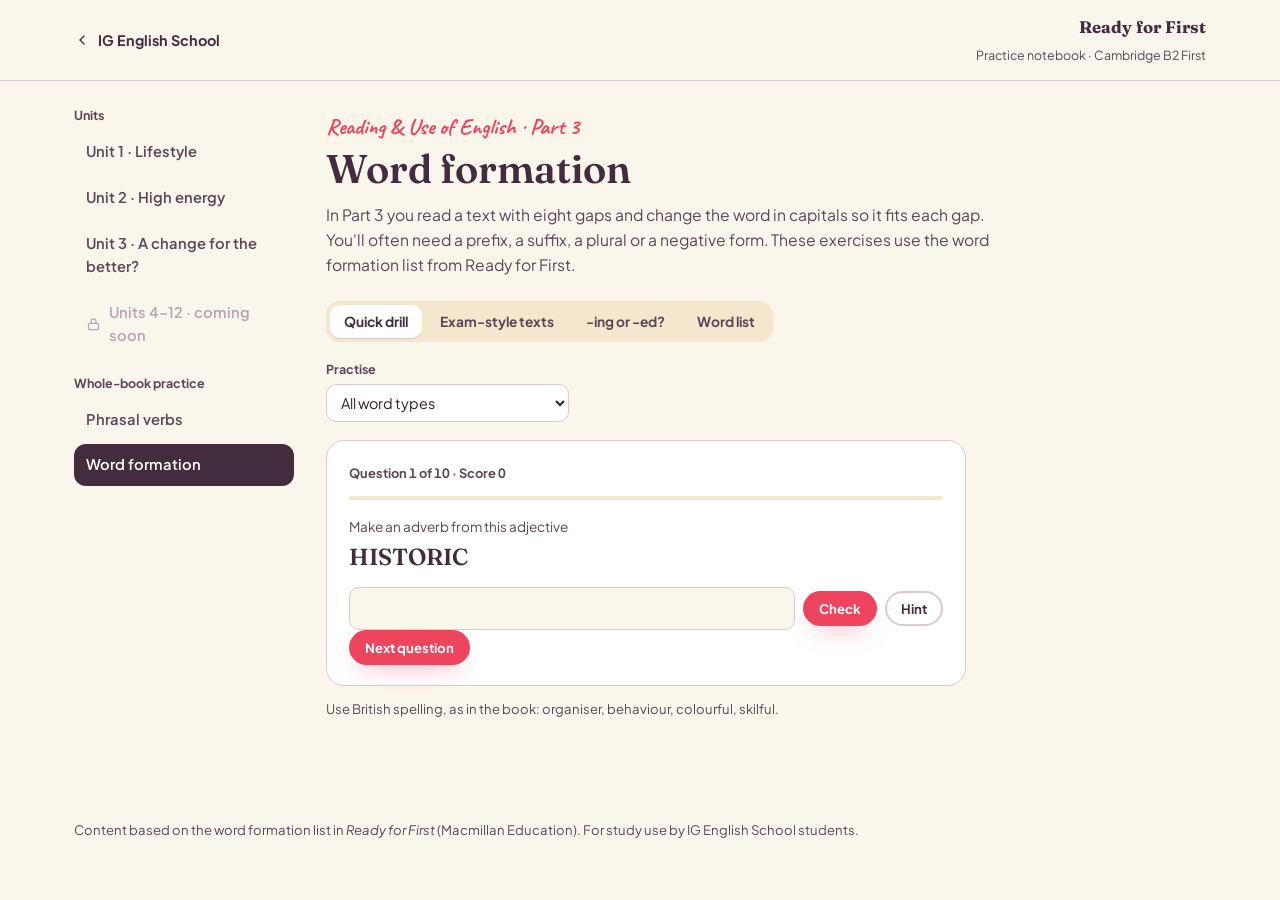
<file: ready-for-first/word-formation.html>
<!doctype html>
<html lang="en">
<head>
<meta charset="utf-8">
<title>Word formation — Ready for First practice</title>
<meta name="viewport" content="width=device-width, initial-scale=1">
<meta name="description" content="Word formation practice for Cambridge B2 First Reading and Use of English Part 3, based on Ready for First.">
<link rel="preconnect" href="https://fonts.googleapis.com">
<link rel="preconnect" href="https://fonts.gstatic.com" crossorigin>
<link href="https://fonts.googleapis.com/css2?family=Fraunces:ital,opsz,wght@0,9..144,300;0,9..144,500;0,9..144,600;0,9..144,700;1,9..144,500;1,9..144,600&family=Caveat:wght@600;700&family=Plus+Jakarta+Sans:ital,wght@0,400;0,500;0,600;0,700;0,800;1,500&display=swap" rel="stylesheet">
<link rel="icon" href="assets/icon.svg" type="image/svg+xml">
<link rel="icon" href="assets/icon-32.png" sizes="32x32" type="image/png">
<link rel="apple-touch-icon" href="assets/apple-touch-icon.png">
<meta name="theme-color" content="#432C3E">
<link rel="stylesheet" href="assets/rff.css">
</head>
<body>

<div class="tb">
  <div class="tb-inner">
    <a class="tb-back" href="../index.html">
      <svg viewBox="0 0 24 24" fill="none" stroke="currentColor" stroke-width="2" stroke-linecap="round" aria-hidden="true"><path d="M15 18l-6-6 6-6"/></svg>
      IG English School
    </a>
    <div class="tb-title">
      <a href="index.html"><strong>Ready for First</strong></a>
      <span>Practice notebook · Cambridge B2 First</span>
    </div>
  </div>
</div>

<main class="shell">
  <aside class="rail" id="rail"></aside>
  <div class="content">
    <header class="view-head">
      <span class="kicker">Reading &amp; Use of English · Part 3</span>
      <h1>Word formation</h1>
      <p>In Part 3 you read a text with eight gaps and change the word in capitals so it fits each gap. You'll often need a prefix, a suffix, a plural or a negative form. These exercises use the word formation list from Ready for First.</p>
    </header>

    <div class="seg" role="tablist" aria-label="Word formation practice modes">
      <button class="seg-btn active" data-mode="wf-drill">Quick drill</button>
      <button class="seg-btn" data-mode="wf-exam">Exam-style texts</button>
      <button class="seg-btn" data-mode="wf-inged">-ing or -ed?</button>
      <button class="seg-btn" data-mode="wf-list">Word list</button>
    </div>

    <div class="mode-pane active" data-mode="wf-drill">
      <div class="filters">
        <label>Practise
          <select id="wfCat">
            <option value="all">All word types</option>
            <option value="opposite">Opposites (negative prefixes)</option>
            <option value="person">People (applicant, musician...)</option>
            <option value="noun">Nouns</option>
            <option value="adjective">Adjectives</option>
            <option value="adverb">Adverbs</option>
            <option value="verb">Verbs</option>
          </select>
        </label>
        <span class="note" id="wfBest"></span>
      </div>
      <div class="round" id="wfRound"></div>
      <p class="instr" style="font-size:0.82rem; color:var(--ink-soft); margin-top:12px;">Use British spelling, as in the book: organiser, behaviour, colourful, skilful.</p>
    </div>

    <div class="mode-pane" data-mode="wf-exam">
      <div class="block wide">
        <h3>A year on the other side of the world</h3>
        <p class="instr">Use the word in capitals to form a word that fits in the gap. There is an example at the beginning (0).</p>
        <div class="gaptext" id="wfText1"></div>
        <button class="btn btn-primary btn-sm" data-check="wfText1">Check answers</button>
        <p class="result-line" id="wfText1-result"></p>
      </div>
      <div class="block wide">
        <h3>Slow down and live longer</h3>
        <p class="instr">Use the word in capitals to form a word that fits in the gap.</p>
        <div class="gaptext" id="wfText2"></div>
        <button class="btn btn-primary btn-sm" data-check="wfText2">Check answers</button>
        <p class="result-line" id="wfText2-result"></p>
      </div>
      <div class="tip">Before you write, ask yourself: what kind of word goes here (noun, adjective, verb, adverb)? Is it positive or negative? Singular or plural? Then check your spelling, because a misspelt word scores zero.</div>
    </div>

    <div class="mode-pane" data-mode="wf-inged">
      <div class="block">
        <h3>-ing or -ed adjectives?</h3>
        <div class="margin-note">
          <p><strong>-ed</strong> adjectives describe how we feel: <em>I'm tired after the journey.</em><br><strong>-ing</strong> adjectives describe the thing or person that causes the feeling: <em>The journey was very tiring.</em></p>
        </div>
        <div id="ingEdList"></div>
      </div>
    </div>

    <div class="mode-pane" data-mode="wf-list">
      <input class="search" type="search" id="wfSearch" placeholder="Search for a word" aria-label="Search the word formation list">
      <div id="wfList"></div>
    </div>
  </div>
</main>

<footer class="rf-footer">
  Content based on the word formation list in <em>Ready for First</em> (Macmillan Education). For study use by IG English School students.
</footer>

<script src="assets/rff.js"></script>
<script>
(function(){
  "use strict";
  var R = RFF, el = R.el, norm = R.norm, shuffle = R.shuffle, store = R.store, save = R.save,
      buildChoice = R.buildChoice, buildGapText = R.buildGapText, buildMatching = R.buildMatching,
      markDone = R.markDone, Round = R.Round, modeHooks = R.modeHooks;

  RFF.initPage({page:"wf"});

  /* =================================================================
     WORD FORMATION (whole book)
  ================================================================= */
  // pairs separated by |, "base derived/alternative"
  var WF_GROUPS = [
    {cls:"opposite", suf:"un-", from:"adjective", list:"clear unclear|common uncommon|concerned unconcerned|happy unhappy|known unknown|likely unlikely|lucky unlucky|pleasant unpleasant|reliable unreliable|selfish unselfish|sociable unsociable|sure unsure|usual unusual"},
    {cls:"opposite", suf:"in-", from:"adjective", list:"accurate inaccurate|capable incapable|competent incompetent|correct incorrect|direct indirect|efficient inefficient|experienced inexperienced|formal informal|sensitive insensitive|significant insignificant|sincere insincere|sufficient insufficient|tolerant intolerant"},
    {cls:"opposite", suf:"dis-", from:"adjective", list:"abled disabled|honest dishonest|obedient disobedient|satisfied dissatisfied"},
    {cls:"opposite", suf:"il-", from:"adjective", list:"legal illegal|legible illegible|literate illiterate|logical illogical"},
    {cls:"opposite", suf:"im-", from:"adjective", list:"mature immature|modest immodest|moral immoral|patient impatient|perfect imperfect|personal impersonal|polite impolite|possible impossible|practical impractical|probable improbable"},
    {cls:"opposite", suf:"ir-", from:"adjective", list:"rational irrational|regular irregular|relevant irrelevant|responsible irresponsible"},

    {cls:"person", suf:"-ant", from:"verb", list:"apply applicant|assist assistant|contest contestant|immigrate immigrant|inhabit inhabitant|participate participant"},
    {cls:"person", suf:"-ee", from:"verb", list:"employ employee|interview interviewee|train trainee"},
    {cls:"person", suf:"-eer", from:"noun", list:"engine engineer|mountain mountaineer"},
    {cls:"person", suf:"-er", from:"verb", list:"box boxer|employ employer|entertain entertainer|interview interviewer|listen listener|organise organiser|perform performer|photograph photographer|play player|research researcher|ride rider|run runner|support supporter|teach teacher|train trainer|walk walker|win winner"},
    {cls:"person", suf:"-ian", from:"noun", list:"comedy comedian|electricity electrician|history historian|library librarian|magic magician|mathematics mathematician|music musician|politics politician"},
    {cls:"person", suf:"-ist", from:"noun", list:"bicycle cyclist|biology biologist|economy economist|novel novelist|psychology psychologist|science scientist|tour tourist"},
    {cls:"person", suf:"-or", from:"verb", list:"act actor|collect collector|compete competitor|construct constructor|direct director|instruct instructor|invent inventor|spectate spectator"},

    {cls:"noun", suf:"-al", from:"verb", list:"approve approval/disapproval|arrive arrival|deny denial|propose proposal|refuse refusal|rehearse rehearsal|remove removal|survive survival"},
    {cls:"noun", suf:"-ance", from:"verb", list:"appear appearance/disappearance|annoy annoyance|assist assistance|enter entrance|perform performance|tolerate tolerance"},
    {cls:"noun", suf:"-ance", from:"adjective", list:"distant distance|important importance|relevant relevance"},
    {cls:"noun", suf:"-ence", from:"verb", list:"exist existence|occur occurrence|refer reference"},
    {cls:"noun", suf:"-ence", from:"adjective", list:"absent absence|convenient convenience/inconvenience|dependent dependence/independence|different difference|evident evidence|innocent innocence|intelligent intelligence|obedient obedience/disobedience|patient patience/impatience|present presence|violent violence"},
    {cls:"noun", suf:"-ation", from:"verb", list:"adapt adaptation|admire admiration|apply application|combine combination|communicate communication|consider consideration|explain explanation|identify identification|imagine imagination|inform information|inspire inspiration|oblige obligation|observe observation|occupy occupation|present presentation|publish publication|qualify qualification|recommend recommendation|reserve reservation|resign resignation"},
    {cls:"noun", suf:"-ion", from:"verb", list:"accommodate accommodation|associate association|collect collection|compete competition|complete completion|complicate complication|concentrate concentration|conclude conclusion|confuse confusion|congratulate congratulation/congratulations|connect connection|convert conversion|decide decision|describe description|divide division|expand expansion|explode explosion|fascinate fascination|graduate graduation|imitate imitation|instruct instruction|intend intention|invade invasion|investigate investigation|locate location|object objection|operate operation|permit permission|persuade persuasion|pollute pollution|predict prediction|prescribe prescription|react reaction|reduce reduction|satisfy satisfaction/dissatisfaction|solve solution|substitute substitution"},
    {cls:"noun", suf:"-ion", from:"adjective", list:"extinct extinction"},
    {cls:"noun", suf:"-ight", from:"verb", list:"fly flight|see sight|weigh weight"},
    {cls:"noun", suf:"-ight", from:"adjective", list:"high height"},
    {cls:"noun", suf:"-ing", from:"verb", list:"advertise advertising|be being|build building|live living|meet meeting|record recording|say saying|set setting|surround surroundings"},
    {cls:"noun", suf:"-ity", from:"adjective", list:"able ability/inability|active activity/inactivity|available availability/unavailability|complex complexity|curious curiosity|equal equality/inequality|formal formality/informality|generous generosity|hostile hostility|intense intensity|major majority|minor minority|original originality/unoriginality|personal personality|popular popularity/unpopularity|possible possibility/impossibility|prosperous prosperity|pure purity/impurity|real reality|responsible responsibility/irresponsibility|secure security/insecurity|sensitive sensitivity/insensitivity|severe severity|similar similarity|sincere sincerity/insincerity|stupid stupidity"},
    {cls:"noun", suf:"-ness", from:"adjective", list:"aware awareness|careful carefulness|careless carelessness|conscious consciousness|fit fitness|friendly friendliness|happy happiness|hopeless hopelessness|ill illness|lonely loneliness|mad madness|sad sadness|serious seriousness|sore soreness|thick thickness|tired tiredness|useful usefulness|weak weakness"},
    {cls:"noun", suf:"-ment", from:"verb", list:"achieve achievement|agree agreement/disagreement|amaze amazement|amuse amusement|announce announcement|argue argument|arrange arrangement|commit commitment|develop development|disappoint disappointment|discourage discouragement|embarrass embarrassment|employ employment/unemployment|encourage encouragement|enjoy enjoyment|entertain entertainment|equip equipment|excite excitement|govern government|improve improvement|invest investment|involve involvement|judge judgement/judgment|manage management|measure measurement|move movement|pay payment|punish punishment|replace replacement|require requirement|retire retirement|state statement|treat treatment"},
    {cls:"noun", suf:"-ship", from:"noun", list:"champion championship|friend friendship|leader leadership|member membership|partner partnership"},
    {cls:"noun", suf:"-th", from:"verb", list:"die death|grow growth"},
    {cls:"noun", suf:"-th", from:"adjective", list:"deep depth|long length|strong strength|true truth|warm warmth|wide width|young youth"},
    {cls:"noun", suf:"-ure", from:"verb", list:"depart departure|fail failure|please pleasure|press pressure|proceed procedure|sculpt sculpture|sign signature"},
    {cls:"noun", suf:"-y", from:"adjective", list:"certain certainty|difficult difficulty|honest honesty|poor poverty|safe safety"},
    {cls:"noun", suf:"-y", from:"verb", list:"discover discovery|enter entry|injure injury"},
    {cls:"noun", suf:"other changes", from:"verb", list:"advise advice|analyse analysis|behave behaviour|believe belief|complain complaint|choose choice|give gift|know knowledge|laugh laughter|lose loss|practise practice|prove proof|receive receipt|relieve relief|respond response|rob robbery|sell sale|speak speech|succeed success|try trial"},
    {cls:"noun", suf:"other changes", from:"adjective", list:"hot heat"},
    {cls:"noun", suf:"other changes", from:"noun", list:"scene scenery"},

    {cls:"adjective", suf:"-able", from:"verb", list:"accept acceptable/unacceptable|advise advisable/inadvisable|avoid avoidable/unavoidable|bear bearable/unbearable|believe believable/unbelievable|consider considerable|enjoy enjoyable/unenjoyable|forget forgettable/unforgettable|imagine imaginable/unimaginable|notice noticeable|predict predictable/unpredictable|prefer preferable|rely reliable/unreliable|remark remarkable/unremarkable|respect respectable|suit suitable/unsuitable|understand understandable"},
    {cls:"adjective", suf:"-able", from:"noun", list:"comfort comfortable/uncomfortable|fashion fashionable/unfashionable|knowledge knowledgeable|memory memorable/unmemorable|profit profitable/unprofitable|reason reasonable/unreasonable|value valuable/invaluable"},
    {cls:"adjective", suf:"-ible", from:"noun", list:"access accessible/inaccessible|sense sensible"},
    {cls:"adjective", suf:"-ible", from:"verb", list:"resist resistible/irresistible|respond responsible/irresponsible"},
    {cls:"adjective", suf:"-al / -ial", from:"noun", list:"accident accidental|addition additional|benefit beneficial|centre central|commerce commercial|controversy controversial|criticism critical|culture cultural|education educational|emotion emotional/unemotional|environment environmental|exception exceptional/unexceptional|experiment experimental|fiction fictional|finance financial|globe global|industry industrial|influence influential|intention intentional/unintentional|nation national|nature natural/unnatural|occasion occasional|origin original/unoriginal|person personal/impersonal|politics political|practice practical/impractical|profession professional/unprofessional|residence residential|sensation sensational|society social|tradition traditional|universe universal"},
    {cls:"adjective", suf:"-ical", from:"noun", list:"alphabet alphabetical|biology biological|chemistry chemical|ecology ecological|economy economical/uneconomical|geography geographical|history historical/historic|psychology psychological"},
    {cls:"adjective", suf:"-ant", from:"verb", list:"ignore ignorant|please pleasant/unpleasant|resist resistant|signify significant/insignificant|tolerate tolerant/intolerant"},
    {cls:"adjective", suf:"-ant", from:"noun", list:"distance distant|importance important/unimportant|vacancy vacant"},
    {cls:"adjective", suf:"-ent", from:"verb", list:"appear apparent|confide confident|depend dependent/independent|differ different|obey obedient/disobedient"},
    {cls:"adjective", suf:"-ent", from:"noun", list:"absence absent|convenience convenient/inconvenient|efficiency efficient/inefficient|evidence evident|frequency frequent/infrequent|innocence innocent|intelligence intelligent/unintelligent|patience patient/impatient|presence present|violence violent"},
    {cls:"adjective", suf:"-ful / -less", from:"noun", list:"beauty beautiful|breath breathless|care careful/careless|cheer cheerful/cheerless|colour colourful/colourless|delight delightful|effort effortless|end endless|event eventful/uneventful|fault faultless|gratitude grateful/ungrateful|harm harmful/harmless|help helpful/helpless/unhelpful|home homeless|hope hopeful/hopeless|limit limitless/unlimited|meaning meaningful/meaningless|motion motionless|pain painful/painless|peace peaceful|point pointless|power powerful/powerless|price priceless|skill skilful/skilled/unskilled|sleep sleepless|stress stressful/unstressful|success successful/unsuccessful|taste tasty/tasteful/tasteless|thank thankful/thankless|thought thoughtful/thoughtless|use useful/useless|wonder wonderful|worth worthless"},
    {cls:"adjective", suf:"-ive", from:"noun", list:"aggression aggressive|effect effective/ineffective|expense expensive/inexpensive|mass massive|secret secretive|sense sensitive/insensitive"},
    {cls:"adjective", suf:"-ive", from:"verb", list:"attract attractive/unattractive|communicate communicative/uncommunicative|compete competitive/uncompetitive|construct constructive/unconstructive|create creative/uncreative|decide decisive/indecisive|defend defensive|describe descriptive|explode explosive|extend extensive|imagine imaginative/unimaginative|impress impressive/unimpressive|inform informative/uninformative|include inclusive|invent inventive|offend offensive/inoffensive|persuade persuasive|possess possessive|produce productive/unproductive|protect protective|receive receptive/unreceptive|represent representative/unrepresentative|support supportive/unsupportive"},
    {cls:"adjective", suf:"-ous", from:"noun", list:"ambition ambitious/unambitious|advantage advantageous/disadvantageous|anxiety anxious|caution cautious|curiosity curious|danger dangerous|disaster disastrous|generosity generous/ungenerous|humour humorous|infection infectious|marvel marvellous|mystery mysterious|nerve nervous|number numerous|poison poisonous|religion religious|suspicion suspicious|variety various"},
    {cls:"adjective", suf:"-y", from:"noun", list:"anger angry|cloud cloudy|fault faulty|fog foggy|frost frosty|fun funny|grass grassy|guilt guilty|hair hairy|health healthy|hill hilly|hunger hungry|ice icy|luck lucky/unlucky|mist misty|mud muddy|noise noisy|price pricey/pricy|rain rainy|rock rocky|sleep sleepy|storm stormy|sun sunny|thirst thirsty|wealth wealthy|wind windy"},

    {cls:"adverb", suf:"-ly", from:"adjective", list:"apparent apparently|nervous nervously|pleasant pleasantly|proud proudly|short shortly"},
    {cls:"adverb", suf:"-ly after -l", from:"adjective", list:"accidental accidentally|careful carefully|eventual eventually|gradual gradually|original originally|total totally"},
    {cls:"adverb", suf:"-ly after -e", from:"adjective", list:"complete completely|effective effectively/ineffectively|extreme extremely|fortunate fortunately/unfortunately|late lately|sole solely"},
    {cls:"adverb", suf:"-ly replacing -e", from:"adjective", list:"gentle gently|humble humbly|regrettable regrettably|remarkable remarkably|simple simply|subtle subtly"},
    {cls:"adverb", suf:"-ally", from:"adjective", list:"automatic automatically|dramatic dramatically|energetic energetically|enthusiastic enthusiastically|historic historically|scientific scientifically"},
    {cls:"adverb", suf:"-ily", from:"adjective", list:"angry angrily|extraordinary extraordinarily|happy happily|healthy healthily|lucky luckily/unluckily|noisy noisily"},
    {cls:"adverb", suf:"-ingly", from:"verb", list:"annoy annoyingly|astonish astonishingly|increase increasingly|interest interestingly|surprise surprisingly/unsurprisingly|worry worryingly"},
    {cls:"adverb", suf:"other changes", from:"adjective", list:"full fully|public publicly|shy shyly|true truly|whole wholly"},
    {cls:"adverb", suf:"-edly", from:"verb", list:"expect expectedly/unexpectedly|repeat repeatedly|report reportedly|suppose supposedly"},
    {cls:"adverb", suf:"-ly", from:"noun", list:"day daily"},

    {cls:"verb", suf:"-en", from:"adjective", list:"bright brighten|broad broaden|dark darken|deaf deafen|deep deepen|fat fatten|flat flatten|hard harden|high heighten|less lessen|long lengthen|loose loosen|sad sadden|sharp sharpen|short shorten|soft soften|stiff stiffen|straight straighten|strong strengthen|sweet sweeten|thick thicken|tight tighten|weak weaken|wide widen|worse worsen"},
    {cls:"verb", suf:"-en", from:"noun", list:"threat threaten"},
    {cls:"verb", suf:"en-", from:"adjective", list:"able enable|large enlarge|rich enrich|sure ensure"},
    {cls:"verb", suf:"en-", from:"noun", list:"courage encourage|danger endanger|force enforce"}
  ];
  var CLS_LABEL = {opposite:"Opposites", person:"People", noun:"Nouns", adjective:"Adjectives", adverb:"Adverbs", verb:"Verbs"};
  var CLS_TASK = {opposite:"Make the opposite", person:"Make a noun for a person", noun:"Make a noun", adjective:"Make an adjective", adverb:"Make an adverb", verb:"Make a verb"};
  var CLS_TO = {opposite:"negative adjective", person:"person", noun:"noun", adjective:"adjective", adverb:"adverb", verb:"verb"};

  var WF = [];
  WF_GROUPS.forEach(function(g, gi){
    g.list.split("|").forEach(function(pair){
      var sp = pair.indexOf(" ");
      WF.push({base:pair.slice(0, sp), forms:pair.slice(sp + 1).split("/"), cls:g.cls, suf:g.suf, from:g.from, group:gi});
    });
  });

  function initWordFormation(){
    var catSel = document.getElementById("wfCat");
    var BEST_KEY = "rff_wf_best_v1";
    var best = store(BEST_KEY, {});
    function showBest(){
      var b = best[catSel.value];
      document.getElementById("wfBest").textContent = b ? "Your best score here: " + b + "/10" : "";
    }
    function drillQuestions(){
      var pool = WF.filter(function(w){ return catSel.value === "all" || w.cls === catSel.value; });
      var used = {};
      var picks = [];
      shuffle(pool).forEach(function(w){
        var k = w.base + "|" + w.cls;
        if(picks.length < 10 && !used[k]){ used[k] = true; picks.push(w); }
      });
      return picks.map(function(w){
        var accept = [];
        WF.forEach(function(x){
          if(x.base === w.base && x.cls === w.cls) x.forms.forEach(function(f){ if(accept.indexOf(f) === -1) accept.push(f); });
        });
        return {
          type:"type",
          prompt:'<span class="prompt-label">' + CLS_TASK[w.cls] + ' from this ' + w.from + '</span><span class="prompt-main">' + w.base.toUpperCase() + '</span>',
          accept: accept,
          hint: "Try " + (w.suf === "other changes" ? "a spelling change rather than a regular suffix" : "<strong>" + w.suf + "</strong>") + " (" + w.from + " → " + CLS_TO[w.cls] + ").",
          explain: (accept.length > 1 ? "Possible answers: " : "Answer: ") + "<em>" + accept.join("</em>, <em>") + "</em>."
        };
      });
    }
    var round = Round(document.getElementById("wfRound"), drillQuestions, function(score, total){
      if(total === 10 && (!best[catSel.value] || score > best[catSel.value])){
        best[catSel.value] = score; save(BEST_KEY, best); showBest();
      }
    });
    catSel.addEventListener("change", function(){ showBest(); round.start(); });
    showBest();
    round.start();

    /* ----- exam-style texts ----- */
    buildGapText(document.getElementById("wfText1"), [
      {text:"I had always been (0) <b>curious</b> "},
      {text:'<span class="keyword">CURIOSITY</span>'},
      {text:" about life abroad, so when I was offered a job in New Zealand, I didn't hesitate. Moving there was the most (1) "},
      {gap:true, answers:["exciting"], key:"EXCITE"},
      {text:" decision I have ever made.\n\nFinding (2) "},
      {gap:true, answers:["accommodation"], key:"ACCOMMODATE"},
      {text:" was difficult at first, and I had to rely on the (3) "},
      {gap:true, answers:["generosity"], key:"GENEROUS"},
      {text:" of a family I had met online. Luckily, the local (4) "},
      {gap:true, answers:["inhabitants"], key:"INHABIT"},
      {text:" were incredibly welcoming, and I soon developed a close (5) "},
      {gap:true, answers:["friendship"], key:"FRIEND"},
      {text:" with my neighbours.\n\nLife wasn't always easy. The weather was completely (6) "},
      {gap:true, answers:["unpredictable"], key:"PREDICT"},
      {text:", and I spent many days stuck indoors. But the experience taught me a great deal of (7) "},
      {gap:true, answers:["patience"], key:"PATIENT"},
      {text:", and I would recommend it to anyone who feels (8) "},
      {gap:true, answers:["dissatisfied"], key:"SATISFY"},
      {text:" with their routine at home."}
    ]);
    buildGapText(document.getElementById("wfText2"), [
      {text:"Modern life is full of (1) "},
      {gap:true, answers:["pressure"], key:"PRESS"},
      {text:": emails, deadlines and endless notifications. Even people with busy social lives often experience a sense of (2) "},
      {gap:true, answers:["loneliness"], key:"LONELY"},
      {text:".\n\nScientists have found a clear (3) "},
      {gap:true, answers:["connection"], key:"CONNECT"},
      {text:" between stress and illness, but the good news is that small changes can make a (4) "},
      {gap:true, answers:["considerable"], key:"CONSIDER"},
      {text:" difference. Spending time outdoors, for example, is (5) "},
      {gap:true, answers:["surprisingly"], key:"SURPRISE"},
      {text:" effective: even a short daily walk can (6) "},
      {gap:true, answers:["strengthen"], key:"STRONG"},
      {text:" your immune system and improve your (7) "},
      {gap:true, answers:["ability"], key:"ABLE"},
      {text:" to concentrate.\n\nAbove all, experts say, try not to become too (8) "},
      {gap:true, answers:["dependent"], key:"DEPEND"},
      {text:" on your phone."}
    ]);

    /* ----- -ing / -ed ----- */
    var ingEd = document.getElementById("ingEdList");
    [
      ["I was really ___ by the end of the film. It lasted nearly four hours.", ["bored","boring"], 0],
      ["The instructions were so ___ that nobody knew what to do.", ["confused","confusing"], 1],
      ["We were ___ to hear that the concert had been cancelled.", ["disappointed","disappointing"], 0],
      ["Climbing Everest three times is an ___ achievement.", ["amazed","amazing"], 1],
      ["Lucas finds horror films absolutely ___.", ["terrified","terrifying"], 1],
      ["After a twelve-hour day visiting farms, Reo felt completely ___.", ["exhausted","exhausting"], 0],
      ["It's really ___ when people check their phones during a conversation.", ["annoyed","annoying"], 1],
      ["Maja finds the advanced classes more ___ than teaching young kids.", ["interested","interesting"], 1],
      ["I'm not ___ that this is the right decision. Can we talk about it again?", ["convinced","convincing"], 0],
      ["Sitting by the fire with a good book is so ___.", ["relaxed","relaxing"], 1]
    ].forEach(function(item){
      var why = item[2] === 0 ? "This describes how the person feels, so use <strong>-ed</strong>." : "This describes the thing that causes the feeling, so use <strong>-ing</strong>.";
      buildChoice(ingEd, item[0], item[1], item[2], why, null);
    });

    /* ----- word list ----- */
    var listHost = document.getElementById("wfList");
    var search = document.getElementById("wfSearch");
    function renderWfList(){
      var q = norm(search.value);
      listHost.innerHTML = "";
      var lastCls = null, shown = 0;
      WF_GROUPS.forEach(function(g, gi){
        var items = WF.filter(function(w){
          return w.group === gi && (!q || w.base.indexOf(q) !== -1 || w.forms.some(function(f){ return f.indexOf(q) !== -1; }));
        });
        if(!items.length) return;
        if(g.cls !== lastCls){
          var h = el("h3", null, CLS_LABEL[g.cls]);
          h.style.margin = (lastCls ? "26px" : "0") + " 0 4px";
          listHost.appendChild(h);
          lastCls = g.cls;
        }
        var d = el("details","wf-group");
        if(q) d.open = true;
        d.appendChild(el("summary", null, '<span class="suf">' + g.suf + '</span><span class="from">' + g.from + ' → ' + CLS_TO[g.cls] + '</span><span class="n">' + items.length + (items.length === 1 ? " word" : " words") + '</span>'));
        var pairs = el("div","wf-pairs");
        items.forEach(function(w){ pairs.appendChild(el("span", null, w.base + " → <b>" + w.forms.join(" / ") + "</b>")); });
        d.appendChild(pairs);
        listHost.appendChild(d);
        shown += items.length;
      });
      if(!shown) listHost.appendChild(el("p","empty","No words match your search."));
    }
    search.addEventListener("input", renderWfList);
    renderWfList();
  }
  initWordFormation();

})();
</script>
</body>
</html>
</file>
<file: ready-for-first/assets/rff.css>
:root{
  --paper:#FBF6EC;
  --paper-alt:#F3E7CE;
  --ink:#2E1E2C;
  --ink-soft:#5B4756;
  --plum:#6F4863;
  --plum-deep:#432C3E;
  --plum-line:#DCC9D4;
  --coral:#EF445E;
  --coral-dark:#CE2C46;
  --gold:#EFC868;
  --gold-soft:#F7E3AC;
  --sage:#5F7A4D;
  --sage-soft:#E3EAD8;
  --rust:#B5563A;
  --rust-soft:#F3DED3;
  --ruled:#E4D2AC;
  --maxw: 1180px;
}
*{box-sizing:border-box;}
html{scroll-behavior:smooth;}
@media (prefers-reduced-motion: reduce){
  html{scroll-behavior:auto;}
  *{animation-duration:0.001ms !important; animation-iteration-count:1 !important; transition-duration:0.001ms !important;}
}
body{
  margin:0;
  background:var(--paper);
  color:var(--ink);
  font-family:"Plus Jakarta Sans", ui-sans-serif, system-ui, sans-serif;
  font-size:16px;
  line-height:1.6;
  -webkit-font-smoothing:antialiased;
}
h1,h2,h3,h4{
  font-family:"Fraunces", Georgia, serif;
  font-weight:600;
  line-height:1.12;
  text-wrap:balance;
  margin:0;
  color:var(--plum-deep);
}
p{margin:0;}
a{color:inherit;}
button, input, select, textarea{font-family:inherit;}
::selection{background:var(--gold-soft);}
:focus-visible{outline:3px solid var(--gold); outline-offset:2px;}

.kicker{
  font-family:"Caveat", cursive;
  font-size:1.4rem;
  font-weight:700;
  color:var(--coral);
  display:block;
  margin-bottom:2px;
}

/* ---------- Buttons ---------- */
.btn{
  display:inline-flex; align-items:center; gap:8px;
  font-weight:700; font-size:0.92rem;
  text-decoration:none; padding:11px 20px;
  border-radius:100px; border:2px solid transparent;
  cursor:pointer; background:none;
  transition:transform .15s ease, background-color .15s ease, color .15s ease, border-color .15s ease;
  white-space:nowrap;
}
.btn svg{width:16px;height:16px;flex:none;}
.btn-primary{ background:var(--coral); color:#fff; box-shadow:0 12px 24px -12px rgba(239,68,94,0.6); }
.btn-primary:hover{background:var(--coral-dark); transform:translateY(-1px);}
.btn-primary:disabled{background:var(--plum-line); box-shadow:none; color:var(--ink-soft); cursor:not-allowed; transform:none;}
.btn-ghost{ background:transparent; border-color:var(--plum-line); color:var(--plum-deep); }
.btn-ghost:hover{border-color:var(--plum); background:rgba(111,72,99,0.06);}
.btn-ghost:disabled{opacity:.5; cursor:not-allowed;}
.btn-sm{padding:7px 14px; font-size:0.82rem;}
.btn-row{display:flex; flex-wrap:wrap; gap:8px; align-items:center;}

/* ---------- Top bar ---------- */
.tb{
  position:sticky; top:0; z-index:40;
  background:rgba(251,246,236,0.94); backdrop-filter:blur(6px);
  border-bottom:1px solid var(--plum-line);
}
.tb-inner{
  max-width:var(--maxw); margin:0 auto; padding:14px 24px;
  display:flex; align-items:center; justify-content:space-between; gap:16px;
}
.tb-back{
  display:inline-flex; align-items:center; gap:8px;
  font-weight:700; font-size:0.9rem; color:var(--plum-deep); text-decoration:none;
}
.tb-back svg{width:16px;height:16px;}
.tb-back:hover{color:var(--coral);}
.tb-title{ text-align:right; }
.tb-title strong{ font-family:"Fraunces",serif; font-size:1.05rem; color:var(--plum-deep); display:block; }
.tb-title span{ font-size:0.78rem; color:var(--ink-soft); }

/* ---------- Shell layout ---------- */
.shell{
  max-width:var(--maxw); margin:0 auto; padding:28px 24px 80px;
  display:grid; grid-template-columns:220px minmax(0,1fr); gap:32px; align-items:start;
}
@media (max-width:900px){ .shell{grid-template-columns:minmax(0,1fr); padding:20px 16px 60px; gap:20px;} }

/* ---------- Rail ---------- */
.rail{ position:sticky; top:78px; }
@media (max-width:900px){ .rail{position:static;} }
.rail-group + .rail-group{margin-top:20px;}
.rail-group h2{font-size:0.78rem; color:var(--ink-soft); font-family:"Plus Jakarta Sans"; font-weight:700; margin-bottom:8px;}
.unit-list{list-style:none; margin:0; padding:0; display:flex; flex-direction:column; gap:4px;}
@media (max-width:900px){
  .rail-group + .rail-group{margin-top:12px;}
  .unit-list{flex-direction:row; overflow-x:auto; padding-bottom:4px; gap:6px;}
}
.unit-item{
  border:none; background:none; text-align:left; cursor:pointer;
  padding:9px 12px; border-radius:12px; font-size:0.92rem; font-weight:600; color:var(--ink-soft);
  display:flex; align-items:center; gap:8px; width:100%;
}
.unit-item:hover:not(:disabled):not(.active){background:var(--paper-alt); color:var(--plum-deep);}
@media (max-width:900px){ .unit-item{width:auto; white-space:nowrap; border:1px solid var(--plum-line);} }
.unit-item svg{width:15px;height:15px;flex:none;}
.unit-item.active{background:var(--plum-deep); color:#fff;}
.unit-item.locked{color:#b9a3b2; cursor:default;}
.unit-item .count{margin-left:auto; font-size:0.75rem; font-weight:700; opacity:.7;}

.rail-progress{margin-top:20px; padding-top:16px; border-top:1px dashed var(--plum-line);}
@media (max-width:900px){ .rail-progress{display:none;} }
.rail-progress .num{font-family:"Fraunces",serif; font-weight:600; font-size:1.9rem; color:var(--coral); font-variant-numeric:tabular-nums;}
.rail-progress .lbl{font-size:0.78rem; color:var(--ink-soft);}
.rail-progress .bar{height:6px; border-radius:4px; background:var(--paper-alt); margin-top:8px; overflow:hidden;}
.rail-progress .bar i{display:block; height:100%; background:var(--coral); border-radius:4px; transition:width .4s ease;}
.link-btn{margin-top:10px; font-size:0.78rem; text-decoration:underline; color:var(--ink-soft); background:none; border:none; cursor:pointer; padding:0;}
.link-btn:hover{color:var(--coral);}

.view{display:none;}
.view.active{display:block;}

/* ---------- Ticket strip (unit hero) ---------- */
.ticket-strip{
  display:flex; flex-wrap:wrap; border:1.5px solid var(--plum-deep); border-radius:16px;
  overflow:hidden; background:var(--plum-deep); color:#fff; margin-bottom:28px;
  opacity:0; transform:scale(.97); animation:stampIn .55s .1s cubic-bezier(.2,.8,.2,1) forwards;
}
@keyframes stampIn{ to{opacity:1; transform:scale(1);} }
.ticket-head{
  flex:1 1 220px; padding:20px 22px; display:flex; flex-direction:column; justify-content:center; gap:6px;
  border-right:1px dashed rgba(255,255,255,0.35);
  background:radial-gradient(120px 120px at 90% 10%, rgba(239,200,104,0.25), transparent);
}
.stamp{
  width:44px; height:44px; border:2px solid var(--gold); border-radius:50%;
  display:flex; align-items:center; justify-content:center; font-family:"Fraunces",serif; font-weight:700;
  font-size:0.68rem; color:var(--gold); transform:rotate(-9deg); text-align:center; line-height:1.05;
  margin-bottom:6px;
}
.ticket-head h1{color:#fff; font-size:1.35rem;}
.ticket-head p{color:rgba(255,255,255,0.78); font-size:0.88rem; max-width:34ch;}
.ticket-part{ flex:1 1 150px; padding:18px; border-right:1px dashed rgba(255,255,255,0.35); }
.ticket-part:last-child{border-right:none;}
.ticket-part .name{font-family:"Fraunces",serif; font-weight:600; font-size:0.98rem; color:#fff;}
.ticket-part .meta{font-size:0.78rem; color:rgba(255,255,255,0.7); margin-top:6px; display:block;}
.ticket-part .meta + .meta{margin-top:2px;}
@media (max-width:760px){ .ticket-part, .ticket-head{border-right:none; border-bottom:1px dashed rgba(255,255,255,0.35);} .ticket-part:last-child{border-bottom:none;} }

/* ---------- View header (whole-book sections) ---------- */
.view-head{margin-bottom:24px; max-width:680px;}
.view-head h1{font-size:clamp(1.8rem, 1.4rem + 1.6vw, 2.5rem);}
.view-head p{margin-top:10px; color:var(--ink-soft); font-size:0.98rem;}

/* ---------- Tabs & segmented modes ---------- */
.tabs{
  display:flex; gap:4px 18px; flex-wrap:wrap; margin-bottom:8px;
  border-bottom:1px solid var(--plum-line);
}
.tab-btn{
  background:none; border:none; cursor:pointer; padding:10px 2px;
  font-weight:700; font-size:0.92rem; color:var(--ink-soft); position:relative;
}
.tab-btn::after{content:""; position:absolute; left:0; right:0; bottom:-1px; height:3px; background:transparent; border-radius:2px;}
.tab-btn.active{color:var(--plum-deep);}
.tab-btn.active::after{background:var(--coral);}
.tab-btn:hover{color:var(--plum-deep);}
.page{display:none; padding-top:26px;}
.page.active{display:block;}

.seg{display:inline-flex; flex-wrap:wrap; gap:4px; background:var(--paper-alt); padding:4px; border-radius:14px; margin-bottom:18px;}
.seg-btn{border:none; background:none; padding:8px 14px; border-radius:10px; font-weight:700; font-size:0.86rem; color:var(--ink-soft); cursor:pointer;}
.seg-btn:hover{color:var(--plum-deep);}
.seg-btn.active{background:#fff; color:var(--plum-deep); box-shadow:0 1px 0 var(--plum-line);}
.mode-pane{display:none;}
.mode-pane.active{display:block;}

.filters{display:flex; flex-wrap:wrap; gap:10px 16px; align-items:flex-end; margin-bottom:18px;}
.filters label{display:flex; flex-direction:column; gap:4px; font-size:0.78rem; font-weight:700; color:var(--ink-soft);}
.filters select, .search{
  border:1.5px solid var(--plum-line); border-radius:10px; padding:8px 10px; font-size:0.9rem; background:#fff; color:var(--ink); min-width:150px;
}
.filters .note{font-size:0.82rem; color:var(--ink-soft); padding-bottom:9px;}
.search{width:100%; max-width:360px; margin-bottom:14px;}

/* ---------- Generic exercise block ---------- */
.block{ margin-bottom:40px; max-width:720px; }
.block.wide{max-width:100%;}
.block h3{font-size:1.18rem; margin-bottom:4px;}
.block .instr{color:var(--ink-soft); font-size:0.92rem; margin-bottom:14px; max-width:64ch;}
.tip{
  background:var(--paper-alt); border-radius:12px; padding:12px 14px; font-size:0.86rem; color:var(--ink-soft);
  margin:12px 0 16px; border-left:3px solid var(--gold); max-width:68ch;
}

/* ---------- Choice exercises ---------- */
.qitem{margin-bottom:16px;}
.qitem .qtext{font-size:0.98rem; margin-bottom:8px; line-height:1.55;}
.qitem .qtext em{color:var(--plum-deep); font-style:normal; font-weight:700;}
.choice-group{display:flex; flex-wrap:wrap; gap:8px;}
.choice-btn{
  border:1.5px solid var(--plum-line); background:#fff; border-radius:10px; padding:8px 14px;
  font-size:0.9rem; font-weight:600; cursor:pointer; color:var(--ink); text-align:left;
  transition:border-color .15s ease, background-color .15s ease, color .15s ease;
}
.choice-btn b{color:var(--plum); margin-right:4px;}
.choice-btn:hover:not(:disabled){border-color:var(--plum);}
.choice-btn:disabled{cursor:default;}
.choice-btn.is-correct{background:var(--sage-soft); border-color:var(--sage); color:var(--sage);}
.choice-btn.is-wrong{background:var(--rust-soft); border-color:var(--rust); color:var(--rust);}
.choice-btn.is-reveal{border-color:var(--sage); box-shadow:inset 0 0 0 1.5px var(--sage);}
.qnote{display:none; font-size:0.86rem; color:var(--ink-soft); margin-top:6px;}
.qnote.show{display:block;}
.qnote strong{color:var(--plum-deep);}

/* ---------- Gap fill ---------- */
.gaptext{font-size:0.98rem; line-height:2; max-width:66ch; white-space:pre-line;}
.gaptext b{color:var(--plum-deep);}
.gap{
  border:none; border-bottom:2px solid var(--plum); background:transparent;
  font-size:0.98rem; font-weight:700; color:var(--plum-deep); padding:2px 4px; text-align:center; max-width:100%;
}
.gap:focus{outline:none; border-color:var(--coral); background:var(--gold-soft);}
.gap.ok{border-color:var(--sage); background:var(--sage-soft); color:var(--sage);}
.gap.bad{border-color:var(--rust); background:var(--rust-soft); color:var(--rust);}
.gap.dict{width:calc(100% - 2ch); max-width:44ch; text-align:left;}
.gap-fix{font-size:0.8rem; font-weight:700; color:var(--sage); margin-left:4px;}
.keyword{
  display:inline-block; font-size:0.72rem; font-weight:800; letter-spacing:.04em; color:var(--plum);
  border:1px solid var(--plum-line); border-radius:6px; padding:0 6px; margin-left:4px; line-height:1.6; vertical-align:middle; background:#fff;
}
.bank{display:flex; flex-wrap:wrap; gap:6px; margin:10px 0 16px;}
.bank span{background:var(--paper-alt); border-radius:8px; padding:4px 10px; font-size:0.82rem; font-weight:600; color:var(--plum-deep);}
.result-line{margin-top:12px; font-size:0.9rem; font-weight:700; color:var(--plum-deep); display:none;}
.result-line.show{display:block;}

/* ---------- Matching ---------- */
.match-row{display:flex; align-items:center; gap:10px; margin-bottom:8px; font-size:0.94rem; flex-wrap:wrap;}
.match-row .lft{flex:1 1 220px;}
.match-select{
  border:1.5px solid var(--plum-line); border-radius:8px; padding:6px 10px; font-size:0.88rem;
  background:#fff; color:var(--ink); max-width:100%;
}
.match-select.ok{border-color:var(--sage); background:var(--sage-soft);}
.match-select.bad{border-color:var(--rust); background:var(--rust-soft);}

/* ---------- Vocabulary index cards ---------- */
.card-grid{display:grid; grid-template-columns:repeat(auto-fill,minmax(150px,1fr)); gap:12px; margin:14px 0 8px;}
.vcard{
  background:#fff; border:1px solid var(--plum-line); border-radius:4px 12px 4px 12px;
  padding:14px 14px 12px; cursor:pointer; position:relative; min-height:92px; text-align:left;
  box-shadow:2px 3px 0 var(--paper-alt); display:block; width:100%; color:inherit;
}
.vcard .w{font-family:"Caveat",cursive; font-size:1.35rem; font-weight:700; color:var(--plum-deep); display:block;}
.vcard .d{font-size:0.8rem; color:var(--ink-soft); margin-top:6px; display:none;}
.vcard.flip .d{display:block;}
.vcard.flip .w{color:var(--coral);}
.vcard::after{content:"?"; position:absolute; top:8px; right:10px; font-size:0.72rem; color:var(--plum-line); font-weight:700;}
.vcard.flip::after{content:"✓"; color:var(--sage);}

/* ---------- Reading passage ---------- */
.passage{
  columns:2 280px; column-gap:28px; font-size:0.94rem; line-height:1.7; color:var(--ink);
  border-top:1px solid var(--ruled); padding-top:16px; margin-bottom:18px;
}
.passage.single{columns:1; max-width:66ch;}
.passage p{margin-bottom:12px; break-inside:avoid-column;}
.passage .who{font-weight:700; color:var(--plum-deep); display:block; margin-bottom:2px;}

/* ---------- Free write ---------- */
.freewrite textarea{
  width:100%; min-height:180px; border:1.5px solid var(--plum-line); border-radius:12px; padding:14px;
  font-size:0.95rem; color:var(--ink); resize:vertical; background:#fff; line-height:1.6;
}
.freewrite textarea:focus{outline:none; border-color:var(--plum);}
.word-counter{font-size:0.82rem; font-weight:700; margin-top:8px; color:var(--ink-soft);}
.word-counter.in-range{color:var(--sage);}
.word-counter.out-range{color:var(--rust);}
.checklist{list-style:none; margin:14px 0 0; padding:0; display:flex; flex-direction:column; gap:8px;}
.checklist label{display:flex; align-items:flex-start; gap:8px; font-size:0.9rem; color:var(--ink-soft); cursor:pointer;}
.checklist input{margin-top:4px; accent-color:var(--sage);}

/* ---------- Speaking ---------- */
.timer-box{display:flex; align-items:center; gap:12px; background:var(--paper-alt); border-radius:12px; padding:10px 14px; margin:10px 0 12px; flex-wrap:wrap;}
.timer-box .q{flex:1 1 240px; font-weight:600;}
.timer-box .clock{font-family:"Fraunces",serif; font-weight:600; font-size:1.3rem; color:var(--plum-deep); font-variant-numeric:tabular-nums; min-width:3.2ch;}
.timer-box.running{background:var(--gold-soft);}
.phrase-bank{display:none; margin-top:12px; background:#fff; border:1px solid var(--plum-line); border-radius:12px; padding:14px 16px;}
.phrase-bank.show{display:block;}
.phrase-bank ul{margin:6px 0 0; padding-left:18px; font-size:0.9rem; color:var(--ink-soft);}
.phrase-bank h4{font-size:0.9rem; margin-top:12px;}
.phrase-bank h4:first-child{margin-top:0;}


.photo-task{margin:18px 0 6px; max-width:860px;}
.photo-q{
  display:inline-block; font-weight:700; font-size:0.95rem; color:var(--plum-deep); background:#fff;
  border:1.5px solid var(--plum-deep); border-radius:10px; padding:8px 14px; margin-bottom:10px;
}
.photo-pair{display:grid; grid-template-columns:1fr 1fr; gap:10px;}
@media (max-width:560px){ .photo-pair{grid-template-columns:1fr;} }
.photo{position:relative; border-radius:12px; overflow:hidden; background:var(--paper-alt); aspect-ratio:45/32;}
.photo img{display:block; width:100%; height:100%; object-fit:cover;}
.photo-n{
  position:absolute; top:10px; left:10px; width:30px; height:30px; border-radius:8px;
  background:var(--plum-deep); color:#fff; font-family:"Fraunces",serif; font-weight:700;
  display:flex; align-items:center; justify-content:center; font-size:0.95rem;
}
.photo-credit{font-size:0.76rem; color:var(--ink-soft); margin-top:14px;}

.margin-note{border-left:3px solid var(--plum); padding-left:14px; margin:14px 0 18px; max-width:68ch;}
.margin-note p{font-size:0.92rem; color:var(--ink-soft);}
.margin-note p + p{margin-top:6px;}

.statements{margin:0 0 16px; padding-left:24px; font-size:0.95rem; line-height:1.75;}
.statements li::marker{font-weight:800; color:var(--plum);}
.audio-box{
  display:flex; flex-wrap:wrap; align-items:center; gap:8px 14px; background:var(--plum-deep); color:#fff;
  border-radius:14px; padding:12px 16px; margin:0 0 18px; max-width:640px;
}
.audio-box audio{flex:1 1 260px; height:40px; min-width:0;}
.audio-label{font-family:"Fraunces",serif; font-weight:600; font-size:0.95rem; color:var(--gold);}
.audio-note{font-size:0.78rem; color:rgba(255,255,255,0.75); flex-basis:100%;}
.script-lines{display:none; margin-top:14px; border-left:3px solid var(--sage); padding-left:14px; max-width:68ch;}
.script-lines.show{display:block;}
.script-lines p{font-size:0.9rem; color:var(--ink-soft); margin-bottom:8px;}
.script-lines strong{color:var(--plum-deep); margin-right:4px;}
.model-answer{display:none; margin-top:14px; background:#fff; border:1px solid var(--plum-line); border-radius:14px; padding:16px 18px; max-width:68ch;}
.model-answer.show{display:block;}
.model-answer .letter{font-family:"Fraunces",serif; font-size:0.98rem; line-height:1.7; white-space:pre-line; color:var(--ink);}
.model-answer h4{font-size:0.92rem; margin:14px 0 4px;}
.model-answer p{font-size:0.88rem; color:var(--ink-soft); margin-bottom:6px;}

/* ---------- Rounds (phrasal / word formation quizzes) ---------- */
.round{background:#fff; border:1px solid var(--plum-line); border-radius:18px; padding:22px 22px 20px; max-width:640px;}
.round-meta{font-size:0.8rem; font-weight:700; color:var(--ink-soft); margin-bottom:12px; font-variant-numeric:tabular-nums;}
.round-bar{height:4px; background:var(--paper-alt); border-radius:4px; overflow:hidden; margin-bottom:16px;}
.round-bar i{display:block; height:100%; background:var(--plum); transition:width .3s ease;}
.prompt-label{display:block; font-size:0.85rem; color:var(--ink-soft); margin-bottom:4px;}
.prompt-main{display:block; font-family:"Fraunces",serif; font-size:1.45rem; font-weight:600; color:var(--plum-deep); line-height:1.25; margin-bottom:16px;}
.prompt-main .blank{display:inline-block; min-width:3.5ch; border-bottom:3px solid var(--coral); color:var(--coral);}
.prompt-sub{display:block; font-size:0.95rem; color:var(--ink-soft); margin:-8px 0 16px;}
.type-row{display:flex; gap:8px; flex-wrap:wrap; align-items:center;}
.type-input{
  flex:1 1 220px; border:1.5px solid var(--plum-line); border-radius:10px; padding:10px 12px; font-size:1rem; font-weight:600; color:var(--plum-deep); background:var(--paper);
}
.type-input:focus{outline:none; border-color:var(--plum); background:#fff;}
.type-input.ok{border-color:var(--sage); background:var(--sage-soft); color:var(--sage);}
.type-input.bad{border-color:var(--rust); background:var(--rust-soft); color:var(--rust);}
.round-hint{display:none; font-size:0.86rem; color:var(--plum); margin-top:10px;}
.round-hint.show{display:block;}
.round-fb{display:none; margin:14px 0 12px; font-size:0.92rem; padding:10px 12px; border-radius:10px;}
.round-fb.show{display:block;}
.round-fb.ok{background:var(--sage-soft); color:#3f5532;}
.round-fb.bad{background:var(--rust-soft); color:#7c3824;}
.round-fb em{font-style:normal; font-weight:700;}
.round-score{font-family:"Fraunces",serif; font-size:3rem; font-weight:600; color:var(--coral); line-height:1; font-variant-numeric:tabular-nums;}
.round-msg{margin:10px 0 16px; color:var(--ink-soft);}
.empty{color:var(--ink-soft); font-size:0.92rem;}

/* ---------- Flashcard ---------- */
.flash-wrap{max-width:560px;}
.flash{
  display:flex; flex-direction:column; justify-content:flex-start; align-items:stretch;
  width:100%; min-height:230px; text-align:left; cursor:pointer; position:relative;
  background-color:#fff;
  background-image:linear-gradient(var(--coral), var(--coral)), repeating-linear-gradient(to bottom, transparent 0, transparent 31px, #EADFCB 31px, #EADFCB 32px);
  background-size:100% 2px, 100% 100%;
  background-position:0 46px, 0 46px;
  background-repeat:no-repeat, no-repeat;
  border:1px solid var(--plum-line); border-radius:6px 18px 6px 18px;
  padding:14px 24px 22px; box-shadow:4px 5px 0 var(--paper-alt); color:inherit;
}
.flash .tag{font-size:0.75rem; font-weight:700; color:var(--ink-soft); display:block; height:32px;}
.flash .front{display:block; font-family:"Caveat",cursive; font-weight:700; font-size:2.6rem; line-height:1.1; color:var(--plum-deep); margin-top:16px;}
.flash .back{display:none; font-size:1.05rem; color:var(--ink); margin-top:10px; line-height:32px;}
.flash .back small{display:block; font-size:0.78rem; color:var(--ink-soft); line-height:1.4; margin-top:6px;}
.flash.flipped .back{display:block;}
.flash.flipped .front{font-size:1.9rem; color:var(--coral);}
.flash .turn{position:absolute; right:16px; bottom:10px; font-size:0.75rem; color:var(--ink-soft);}
.flash-meta{display:flex; justify-content:space-between; flex-wrap:wrap; gap:8px; font-size:0.82rem; color:var(--ink-soft); margin:12px 0;}
.flash-meta label{display:inline-flex; gap:6px; align-items:center; cursor:pointer;}
.flash-meta input{accent-color:var(--plum);}

/* ---------- Reference lists ---------- */
.ref-table{width:100%; border-collapse:collapse; font-size:0.9rem;}
.ref-table th{text-align:left; font-size:0.78rem; color:var(--ink-soft); padding:6px 10px 6px 0; border-bottom:1px solid var(--plum-line);}
.ref-table td{padding:8px 10px 8px 0; border-bottom:1px solid #EFE4D0; vertical-align:top;}
.ref-table td:first-child{font-weight:700; color:var(--plum-deep); white-space:nowrap;}
.ref-table td:last-child{color:var(--ink-soft); white-space:nowrap; font-size:0.82rem;}
.ref-table .known{color:var(--sage); margin-left:4px;}
@media (max-width:640px){ .ref-table td:first-child{white-space:normal;} .ref-table td:last-child{white-space:normal;} }
details.wf-group{border-bottom:1px solid var(--plum-line); padding:10px 0;}
details.wf-group summary{cursor:pointer; font-weight:700; color:var(--plum-deep); display:flex; gap:10px; align-items:baseline; list-style:none;}
details.wf-group summary::-webkit-details-marker{display:none;}
details.wf-group summary::before{content:"+"; color:var(--coral); font-weight:800; width:12px;}
details.wf-group[open] summary::before{content:"–";}
details.wf-group summary .suf{font-family:"Fraunces",serif; font-size:1.05rem;}
details.wf-group summary .from{font-weight:500; font-size:0.84rem; color:var(--ink-soft);}
details.wf-group summary .n{margin-left:auto; font-size:0.76rem; color:var(--ink-soft); font-weight:600;}
.wf-pairs{display:grid; grid-template-columns:repeat(auto-fill,minmax(210px,1fr)); gap:4px 18px; padding:10px 0 4px 22px; font-size:0.9rem;}
.wf-pairs span{color:var(--ink-soft);}
.wf-pairs b{color:var(--plum-deep); font-weight:700;}

footer.rf-footer{max-width:var(--maxw); margin:0 auto; padding:20px 24px 50px; color:var(--ink-soft); font-size:0.82rem;}

/* ---------- Multi-page additions ---------- */
a.unit-item{text-decoration:none;}
.rail-group h2 a{color:inherit; text-decoration:none;}
.rail-group h2 a:hover{color:var(--coral);}
.tb-title a{text-decoration:none; color:inherit;}
.unit-cards{display:grid; grid-template-columns:repeat(auto-fill,minmax(230px,1fr)); gap:14px; margin:6px 0 34px;}
.unit-card{
  display:flex; flex-direction:column; gap:6px; text-decoration:none; color:inherit; background:#fff;
  border:1px solid var(--plum-line); border-radius:6px 16px 6px 16px; padding:16px 18px 14px; box-shadow:3px 4px 0 var(--paper-alt);
  transition:border-color .15s ease, transform .15s ease;
}
a.unit-card:hover{border-color:var(--plum); transform:translateY(-2px);}
.unit-card .n{font-family:"Caveat",cursive; font-size:1.25rem; font-weight:700; color:var(--coral); line-height:1;}
.unit-card h3{font-size:1.2rem;}
.unit-card p{font-size:0.84rem; color:var(--ink-soft);}
.unit-card .pbar{height:4px; background:var(--paper-alt); border-radius:4px; overflow:hidden; margin-top:auto;}
.unit-card .pbar i{display:block; height:100%; background:var(--coral);}
.unit-card .plabel{font-size:0.74rem; font-weight:700; color:var(--ink-soft);}
.unit-card.locked{background:transparent; box-shadow:none; border-style:dashed; color:#b9a3b2;}
.unit-card.locked h3{color:#b9a3b2;}
.hub-h{font-size:1.3rem; margin-bottom:4px;}
.hub-sub{color:var(--ink-soft); font-size:0.92rem; margin-bottom:14px; max-width:64ch;}


/* ---------- Unit 2 additions ---------- */
.mindmap{display:flex; flex-wrap:wrap; gap:8px; align-items:center; margin:6px 0 16px; max-width:720px;}
.mindmap span{background:var(--plum-deep); color:#fff; border-radius:10px; padding:8px 14px; font-size:0.9rem; font-weight:600;}
.mindmap .mm-centre{flex-basis:100%; background:var(--sage-soft); color:var(--plum-deep); border:1.5px solid var(--sage); font-family:"Fraunces",serif; font-size:1.02rem;}
.pair-row{display:flex; flex-wrap:wrap; align-items:center; gap:8px 16px; padding:10px 0; border-bottom:1px solid #EFE4D0;}
.pair-head{min-width:96px; font-size:0.95rem; color:var(--ink-soft);}
.pair-head b{font-family:"Fraunces",serif; font-size:1.1rem; color:var(--plum-deep);}
.pair-wrap{display:flex; flex-wrap:wrap; gap:8px 14px;}
.pair-wrap .qitem{margin:0;}
.pair-wrap .qtext{display:none;}
.code-grid{display:grid; grid-template-columns:repeat(5, minmax(0,1fr)); gap:6px; max-width:520px; margin:6px 0 14px;}
.code-grid span{background:#fff; border:1px solid var(--plum-line); border-radius:8px; padding:6px 8px; font-size:0.9rem; text-align:center;}
.code-grid b{color:var(--coral); margin-right:4px;}
@media (max-width:480px){ .code-grid{grid-template-columns:repeat(2, minmax(0,1fr));} }
.passage .match-select{font-weight:700; padding:3px 6px; margin:0 2px;}
.pair-wrap .choice-group{background:var(--paper-alt); padding:4px; border-radius:12px; gap:4px;}
</file>
